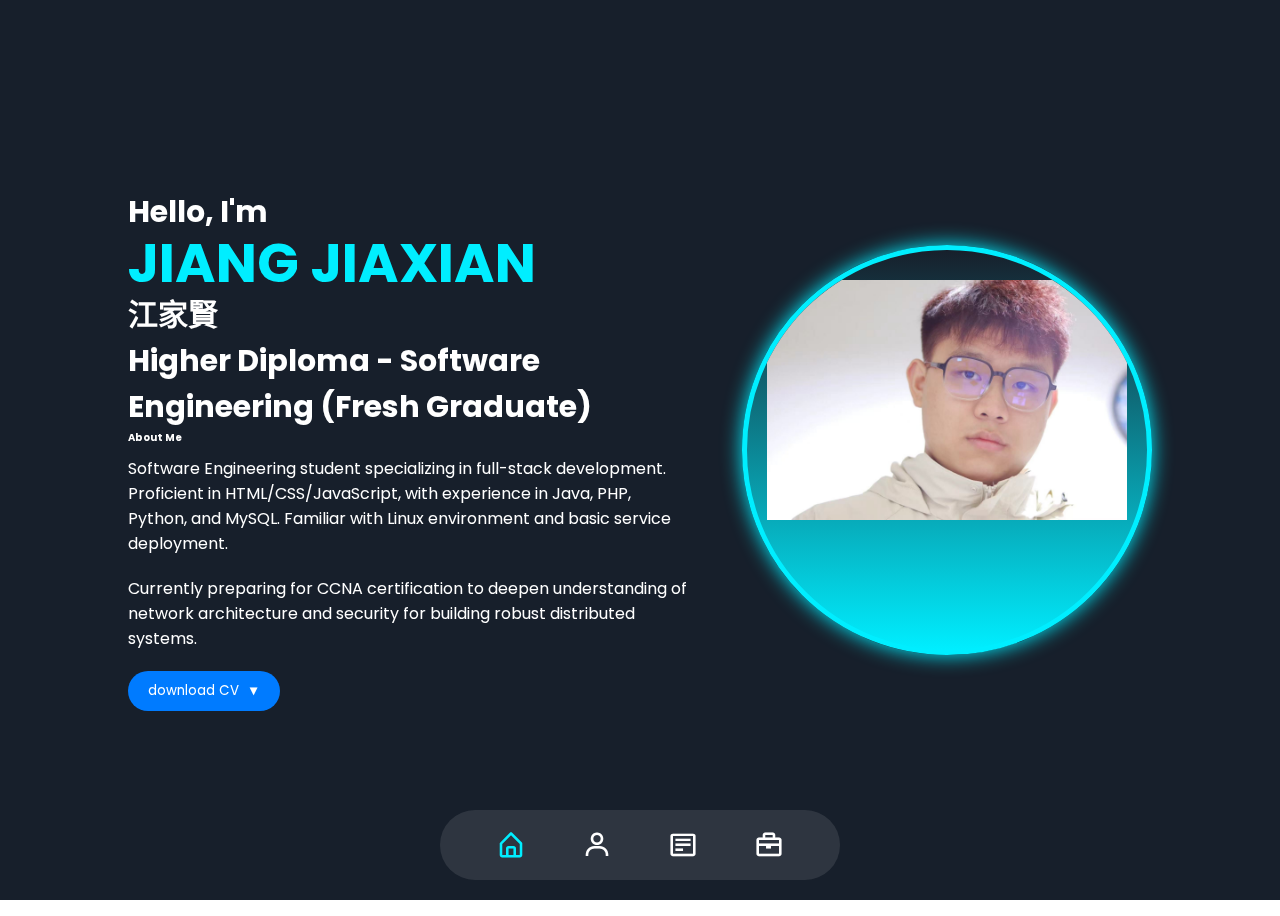
<file: index.html>
<!-- 能力證明需要修改 -->



<!DOCTYPE html>
<html lang="zh-TW">

<head>
  <meta charset="UTF-8" />
  <meta http-equiv="X-UA-Compatible" content="IE=edge" />
  <meta name="viewport" content="width=device-width, initial-scale=1.0" />
  <title>Professional Self-Introduction (CV)</title>

  <!-- logo 圖案 -->
  <link rel="icon" href="images/logo.png" type="image/png" />

  <!-- Boxicons 圖標庫 -->
  <link href="https://unpkg.com/boxicons@2.1.4/css/boxicons.min.css" rel="stylesheet" />

  <!-- CSS 檔案 -->
  <link rel="stylesheet" href="style.css" />
</head>

<body>
  <!-- 導航欄 -->
  <nav class="nav">
    <ul class="nav-list">
      <li class="active">
        <i class="bx bx-home-alt"></i>
        <span class="tooltip">About me</span>
      </li>
      <li>
        <i class="bx bx-user"></i>
        <span class="tooltip">Career Planning</span>
      </li>
      <li>
        <i class="bx bx-detail"></i>
        <span class="tooltip">Resume</span>
      </li>
      <li>
        <i class="bx bx-briefcase"></i>
        <span class="tooltip">Portfolio</span>
      </li>
    </ul>
  </nav>

  <!-- 3D 立方體容器 -->
  <div class="container">
    <div class="box">
      <!-- 首頁區段 -->
      <section class="section home active">
        <div class="home-info">
          <h3>Hello, I'm</h3>
          <h1>JIANG JIAXIAN</h1>
          <h3>江家賢</h3>
          <h3>Higher Diploma - Software Engineering (Fresh Graduate)</h3>

          <div class="home-about-section">
            <h4 class="home-about-title">About Me</h4>

            <p class="desc">
              Software Engineering student specializing in full-stack development.
              Proficient in HTML/CSS/JavaScript, with experience in Java, PHP, Python, and MySQL.
              Familiar with Linux environment and basic service deployment.
            </p>

            <p class="desc highlight">
              Currently preparing for CCNA certification to deepen understanding of
              network architecture and security for building robust distributed systems.
            </p>
          </div>

          <div class="btn-sci">
            <div class="resume-dropdown">
              <button class="resume-main-btn">
                download CV
                <span class="arrow">▼</span>
              </button>
              <div class="resume-options">
                <a href="CV/Chinese CV.pdf" download>Chinese Resume</a>
                <a href="CV/English CV.pdf" download>English Resume</a>
              </div>
            </div>
          </div>
        </div>

        <div class="img-wrapper">
          <div class="img-box home-img">
            <img src="images/imgs.jpg" alt="個人頭像" />
          </div>
        </div>
      </section>

      <!-- 職業規劃區段 -->
      <section class="section about">
        <div class="career-container">
          <h2 class="career-title">Career Planning</h2>

          <div class="career-tab-box">
            <div class="career-tab-list active" data-path="dev">
              <h3>Program development</h3>
            </div>
            <div class="career-tab-list" data-path="network">
              <h3>Network Engineering</h3>
            </div>
          </div>

          <div class="career-timeline-wrapper">
            <!-- 程式開發時間線 -->
            <div class="timeline-vertical active" id="dev-timeline">
              <div class="timeline-row">
                <div class="timeline-left">
                  <span class="timeline-year">2026 - 2026</span>
                </div>
                <div class="timeline-right">
                  <h4>Junior Full-stack Developer</h4>
                  <ul>
                    <li>Deep learning in modern front-end frameworks (React, Vue)</li>
                    <li>Establish a personal tech blog to share learning experiences</li>
                    <li>Continuously improve programming skills (Java, Python, SQL)</li>
                    <li>Seek relevant job opportunities</li>
                  </ul>
                </div>
              </div>

              <div class="timeline-row">
                <div class="timeline-left">
                  <span class="timeline-year">2027 - 2029</span>
                </div>
                <div class="timeline-right">
                  <h4>Mid-level Developer</h4>
                  <ul>
                    <li>Independently develop complete front-end and back-end projects</li>
                    <li>Collaborate with the team on project management and code reviews</li>
                    <li>Deepen understanding and application of programming languages</li>
                  </ul>
                </div>
              </div>

              <div class="timeline-row">
                <div class="timeline-left">
                  <span class="timeline-year">2030+</span>
                </div>
                <div class="timeline-right">
                  <h4>Continuing Education or Becoming a Senior Technical Member</h4>
                  <ul>
                    <li>Lead a small development team</li>
                    <li>Focus on technical decision-making and architecture planning</li>
                    <li>Mentor newcomers and share technical knowledge</li>
                  </ul>
                </div>
              </div>
            </div>

            <!-- 網路工程時間線 -->
            <div class="timeline-vertical" id="network-timeline">
              <div class="timeline-row">
                <div class="timeline-left">
                  <span class="timeline-year">2026</span>
                </div>
                <div class="timeline-right">
                  <h4>CCNA Certification Preparation</h4>
                  <ul>
                    <li>Self-study network fundamentals (Routing/Switching)</li>
                    <li>Obtain CCNA certification</li>
                    <li>Understand basic network security concepts</li>
                  </ul>
                </div>
              </div>

              <div class="timeline-row">
                <div class="timeline-left">
                  <span class="timeline-year">2027-2029</span>
                </div>
                <div class="timeline-right">
                  <h4>Junior Network Engineer</h4>
                  <ul>
                    <li>Network equipment configuration and maintenance</li>
                    <li>Accumulate practical experience</li>

                  </ul>
                </div>
              </div>

              <div class="timeline-row">
                <div class="timeline-left">
                  <span class="timeline-year">2030+</span>
                </div>
                <div class="timeline-right">
                  <h4>Career Choices</h4>
                  <ul>
                    <li>Option A: Senior Network Engineer (CCNP/CCIE)</li>
                    <li>Option B: Transition to Cybersecurity</li>
                    <li>Obtain relevant certifications (CCNP Security/CISSP)</li>
                  </ul>
                </div>
              </div>
            </div>
          </div>
        </div>
      </section>

      <!-- Resume Section -->
      <section class="section resume">
        <div class="tab-box">
          <div class="tab-list resume-list">
            <h3>Work Experience</h3>
          </div>
          <div class="tab-list resume-list active">
            <h3>Skills</h3>
          </div>
          <div class="tab-list resume-list">
            <h3>Education</h3>
          </div>
        </div>

        <div class="tab-wrapper">
          <!-- Experience - Timeline Version   -->
          <div class="tab-grid resume-box experience">
            <!-- 2025 - Now -->
            <div class="timeline-card">
              <div class="timeline-marker">
                <div class="timeline-dot"></div>
                <div class="timeline-line"></div>
              </div>

              <div class="timeline-content">
                <div class="timeline-year">2025 - Now</div>
                <h4 class="timeline-position">Warehouse Clerk （Part-time）</h4>

                <div class="company-badge">
                  <div class="company-logo-wrapper">
                    <img src="images/hactl - logo.png" alt="Hactl" class="company-logo">
                  </div>
                  <span class="company-name">Hong Kong Air Cargo Terminals</span>
                </div>

                <p class="timeline-description">
                  Proficient in operating the Hong Kong Air Cargo Terminals Limited (Hactl) system,
                  daily tasks include entering large volumes of cargo information, updating status,
                  and performing accurate database queries, facilitating departmental collaboration
                  and overall operational efficiency.
                </p>
              </div>
            </div>

            <!-- 2021 - 2024 -->
            <div class="timeline-card">
              <div class="timeline-marker">
                <div class="timeline-dot"></div>
                <div class="timeline-line"></div>
              </div>

              <div class="timeline-content">
                <div class="timeline-year">2021 - 2024</div>
                <h4 class="timeline-position">Interior Decorator</h4>

                <div class="company-badge">
                  <div class="company-logo-wrapper no-logo">
                    <span class="company-initial">IE</span>
                  </div>
                  <span class="company-name">Innovation Engineering Limited</span>
                </div>

                <p class="timeline-description">
                  Responsible for measuring, installing, and customizing various types of furniture.
                  As a core member, participated in multiple interior design and commercial engineering
                  projects, collaborating efficiently with project team members to solve on-site
                  technical problems and ensure all projects were delivered on time and to standards.
                </p>
              </div>
            </div>

            <!-- 2019 - 2021 -->
            <div class="timeline-card">
              <div class="timeline-marker">
                <div class="timeline-dot"></div>
              </div>

              <div class="timeline-content">
                <div class="timeline-year">2019 - 2021</div>
                <h4 class="timeline-position">Warehouse Clerk</h4>

                <div class="company-badge">
                  <div class="company-logo-wrapper">
                    <img src="images/A&S.jfif" alt="A&S Logistics" class="company-logo">
                  </div>
                  <span class="company-name">A&S(HK) Logistics Limited</span>
                </div>

                <p class="timeline-description">
                  Independently responsible for the company's cargo classification and freight operations,
                  while assisting colleagues with goods sorting. Supported supervisors in executing
                  hazardous materials transportation procedures. Proficient in operating the Cathay
                  Pacific Cargo system to complete cargo information entry, database queries, and
                  customer delivery tasks.
                </p>
              </div>
            </div>
          </div>






          <!-- 技能 -->
          <div class="tab-grid resume-box skills active">
            <div class="tab-item resume-item">
              <i class="bx bxl-html5"></i>
              <div class="skill-content">
                <div class="skill-header">
                  <span class="skill-name">HTML5</span>
                  <span class="skill-percent">80%</span>
                </div>
                <div class="skill-progress">
                  <div class="skill-progress-bar" style="width: 80%"></div>
                </div>
              </div>
            </div>

            <div class="tab-item resume-item">
              <i class="bx bxl-css3"></i>
              <div class="skill-content">
                <div class="skill-header">
                  <span class="skill-name">CSS3</span>
                  <span class="skill-percent">70%</span>
                </div>
                <div class="skill-progress">
                  <div class="skill-progress-bar" style="width: 70%"></div>
                </div>
              </div>
            </div>

            <div class="tab-item resume-item">
              <i class="bx bxl-javascript"></i>
              <div class="skill-content">
                <div class="skill-header">
                  <span class="skill-name">JavaScript</span>
                  <span class="skill-percent">55%</span>
                </div>
                <div class="skill-progress">
                  <div class="skill-progress-bar" style="width: 55%"></div>
                </div>
              </div>
            </div>

            <div class="tab-item resume-item">
              <i class="bx bxl-react"></i>
              <div class="skill-content">
                <div class="skill-header">
                  <span class="skill-name">React.js</span>
                  <span class="skill-percent">0%</span>
                </div>
                <div class="skill-progress">
                  <div class="skill-progress-bar" style="width: 0%"></div>
                </div>
              </div>
            </div>

            <div class="tab-item resume-item">
              <i class="bx bxl-vuejs"></i>
              <div class="skill-content">
                <div class="skill-header">
                  <span class="skill-name">Vue.js</span>
                  <span class="skill-percent">30%</span>
                </div>
                <div class="skill-progress">
                  <div class="skill-progress-bar" style="width: 30%"></div>
                </div>
              </div>
            </div>

            <div class="tab-item resume-item">
              <i class="bx bxl-nodejs"></i>
              <div class="skill-content">
                <div class="skill-header">
                  <span class="skill-name">Node.js</span>
                  <span class="skill-percent">25%</span>
                </div>
                <div class="skill-progress">
                  <div class="skill-progress-bar" style="width: 25%"></div>
                </div>
              </div>
            </div>

            <div class="tab-item resume-item">
              <i class="bx bxl-java"></i>
              <div class="skill-content">
                <div class="skill-header">
                  <span class="skill-name">Java</span>
                  <span class="skill-percent">60%</span>
                </div>
                <div class="skill-progress">
                  <div class="skill-progress-bar" style="width: 60%"></div>
                </div>
              </div>
            </div>

            <div class="tab-item resume-item">
              <i class="bx bxl-php"></i>
              <div class="skill-content">
                <div class="skill-header">
                  <span class="skill-name">PHP</span>
                  <span class="skill-percent">40%</span>
                </div>
                <div class="skill-progress">
                  <div class="skill-progress-bar" style="width: 40%"></div>
                </div>
              </div>
            </div>

            <div class="tab-item resume-item">
              <i class="bx bxl-python"></i>
              <div class="skill-content">
                <div class="skill-header">
                  <span class="skill-name">Python</span>
                  <span class="skill-percent">50%</span>
                </div>
                <div class="skill-progress">
                  <div class="skill-progress-bar" style="width: 50%"></div>
                </div>
              </div>
            </div>

            <div class="tab-item resume-item">
              <i class="bx bxl-tux"></i>
              <div class="skill-content">
                <div class="skill-header">
                  <span class="skill-name">Linux</span>
                  <span class="skill-percent">60%</span>
                </div>
                <div class="skill-progress">
                  <div class="skill-progress-bar" style="width: 60%"></div>
                </div>
              </div>
            </div>

            <div class="tab-item resume-item">
              <i class="bx bx-data"></i>
              <div class="skill-content">
                <div class="skill-header">
                  <span class="skill-name">SQL / MySQL</span>
                  <span class="skill-percent">70%</span>
                </div>
                <div class="skill-progress">
                  <div class="skill-progress-bar" style="width: 70%"></div>
                </div>
              </div>
            </div>
          </div>







          <!-- 教育 -->
          <div class="tab-grid resume-box education">
            <!-- 2024 - 2026 -->
            <div class="timeline-card">
              <div class="timeline-marker">
                <div class="timeline-dot"></div>
                <div class="timeline-line"></div>
              </div>

              <div class="timeline-content">
                <div class="timeline-year">2024 - 2026</div>
                <h4 class="timeline-position">Software Engineering (Higher Diploma)</h4>

                <div class="company-badge">
                  <div class="company-logo-wrapper">
                    <img src="images/HKIIT_Video.jpg" alt="VTC" class="company-logo">
                  </div>
                  <span class="company-name">Vocational Training Council (VTC)</span>
                </div>

                <p class="timeline-description">
                  Develop a solid foundation in programming, database design, and network administration.
                  Gain experience in the software development lifecycle, mobile application development,
                  and web technologies. Develop teamwork and problem-solving skills through group projects
                  and real-world case studies.
                </p>
              </div>
            </div>

            <!-- 2022 - 2023 -->
            <div class="timeline-card">
              <div class="timeline-marker">
                <div class="timeline-dot"></div>
              </div>

              <div class="timeline-content">
                <div class="timeline-year">2022 - 2023</div>
                <h4 class="timeline-position">Microfilm Production (YiJin Diploma)</h4>

                <div class="company-badge">
                  <div class="company-logo-wrapper">
                    <img src="images/life.png" alt="Lingnan Institute" class="company-logo">
                  </div>
                  <span class="company-name">Lingnan Institute of Further Education</span>
                </div>

                <p class="timeline-description">
                  Gain solid foundational skills in digital media production and creative design.
                  Proficient in utilizing industry-standard tools for graphic design, website prototyping,
                  and video editing. Enhance creative ideation and project presentation skills through
                  individual assignments and collaborative projects.
                </p>
              </div>
            </div>
          </div>
        </div>
      </section>













      <!-- 作品集區段 -->
      <section class="section portfolio">
        <h2 class="title">Portfolio</h2>
        <div class="tab-box">
          <div class="tab-list portfolio-list active">
            <h3>My Works</h3>
          </div>
          <div class="tab-list portfolio-list">
            <h3>Certificates</h3>
          </div>
        </div>

        <div class="tab-wrapper">
          <!-- Work - Grid Format -->
          <div class="tab-grid portfolio-box work active">
            <!-- Work 1 -->
            <div class="tab-item portfolio-item">
              <div class="work-img">
                <img src="images/CV.jpg" alt="CV" />
              </div>
              <div class="work-info">
                <h4>Front-end project (CV web design)</h4>
                <p>This is a personal CV webpage created using HTML, CSS, and JavaScript.</p>
                <div class="tech-used">
                  <p>HTML5, CSS3, JavaScript</p>
                </div>
                <div class="portfolio-icon work-icon">
                  <a href="#">
                    <i class="bx bx-arrow-back"></i>
                    <span class="tooltip">Preview</span>
                  </a>
                  <a href="#">
                    <i class="bx bxl-github"></i>
                    <span class="tooltip">Github Repository</span>
                  </a>
                </div>
              </div>
            </div>

            <!-- Work 2 -->
            <div class="tab-item portfolio-item">
              <div class="work-img">
                <img src="images/work2.jpg" alt="Work 2" />
              </div>
              <div class="work-info">
                <h4>Front-end Project</h4>
                <p>This is a sample description, usually a brief introduction of the project goes here.</p>
                <div class="tech-used">
                  <p>HTML5, CSS3, JavaScript</p>
                </div>
                <div class="portfolio-icon work-icon">
                  <a href="#">
                    <i class="bx bx-arrow-back"></i>
                    <span class="tooltip">Preview</span>
                  </a>
                  <a href="#">
                    <i class="bx bxl-github"></i>
                    <span class="tooltip">Github Repository</span>
                  </a>
                </div>
              </div>
            </div>

            <!-- Work 3 -->
            <div class="tab-item portfolio-item">
              <div class="work-img">
                <img src="images/CV.jpg" alt="Work 3" />
              </div>
              <div class="work-info">
                <h4>Front-end Project</h4>
                <p>This is a sample description, usually a brief introduction of the project goes here.</p>
                <div class="tech-used">
                  <p>HTML5, CSS3, JavaScript</p>
                </div>
                <div class="portfolio-icon work-icon">
                  <a href="#">
                    <i class="bx bx-arrow-back"></i>
                    <span class="tooltip">Preview</span>
                  </a>
                  <a href="#">
                    <i class="bx bxl-github"></i>
                    <span class="tooltip">Github Repository</span>
                  </a>
                </div>
              </div>
            </div>
          </div>

          <!-- Certificates -->
          <div class="tab-grid portfolio-box certificate">
            <!-- Certificates content remains unchanged -->
            <div class="tab-item certificate-item">
              <div class="certificate-icon">
                <i class="bx bx-certification"></i>
              </div>
              <div class="certificate-content">
                <h4>CCNA (Cisco Certified Network Associate)</h4>
                <p class="certificate-issuer">Cisco Systems</p>
                <p class="certificate-date">Expected 2025</p>
                <p class="certificate-desc">Possess basic networking knowledge, including routing and switching, network
                  security, automation, and other professional skills.</p>
              </div>
            </div>

            <div class="tab-item certificate-item">
              <div class="certificate-icon">
                <i class="bx bx-chip"></i>
              </div>
              <div class="certificate-content">
                <h4>Programming Language Proficiency</h4>
                <p class="certificate-issuer">Professional Skills Certification</p>
                <div class="certificate-skills">
                  <span class="skill-tag">Java (OCA Preparation)</span>
                  <span class="skill-tag">Python (PCEP Preparation)</span>
                  <span class="skill-tag">SQL Database Design</span>
                </div>
              </div>
            </div>

            <div class="tab-item certificate-item">
              <div class="certificate-icon">
                <i class="bx bx-trophy"></i>
              </div>
              <div class="certificate-content">
                <h4>Academic Achievements</h4>
                <p class="certificate-issuer">Vocational Training Council (VTC)</p>
                <p class="certificate-date">2024 - 2026</p>
                <p class="certificate-desc">Advanced Diploma in Software Engineering - Achieved excellent academic
                  performance, focusing on full-stack development and system design.</p>
              </div>
            </div>
          </div>
        </div>
      </section>
    </div>
  </div>

  <!-- Fullscreen Photo View Modal -->
  <div id="fullscreen-modal" class="modal" onclick="closeFullscreen()">
    <span class="close-btn">&times;</span>
    <img class="modal-content" id="fullscreen-img">
  </div>

  <script src="script.js"></script>
</body>

</html>
</file>
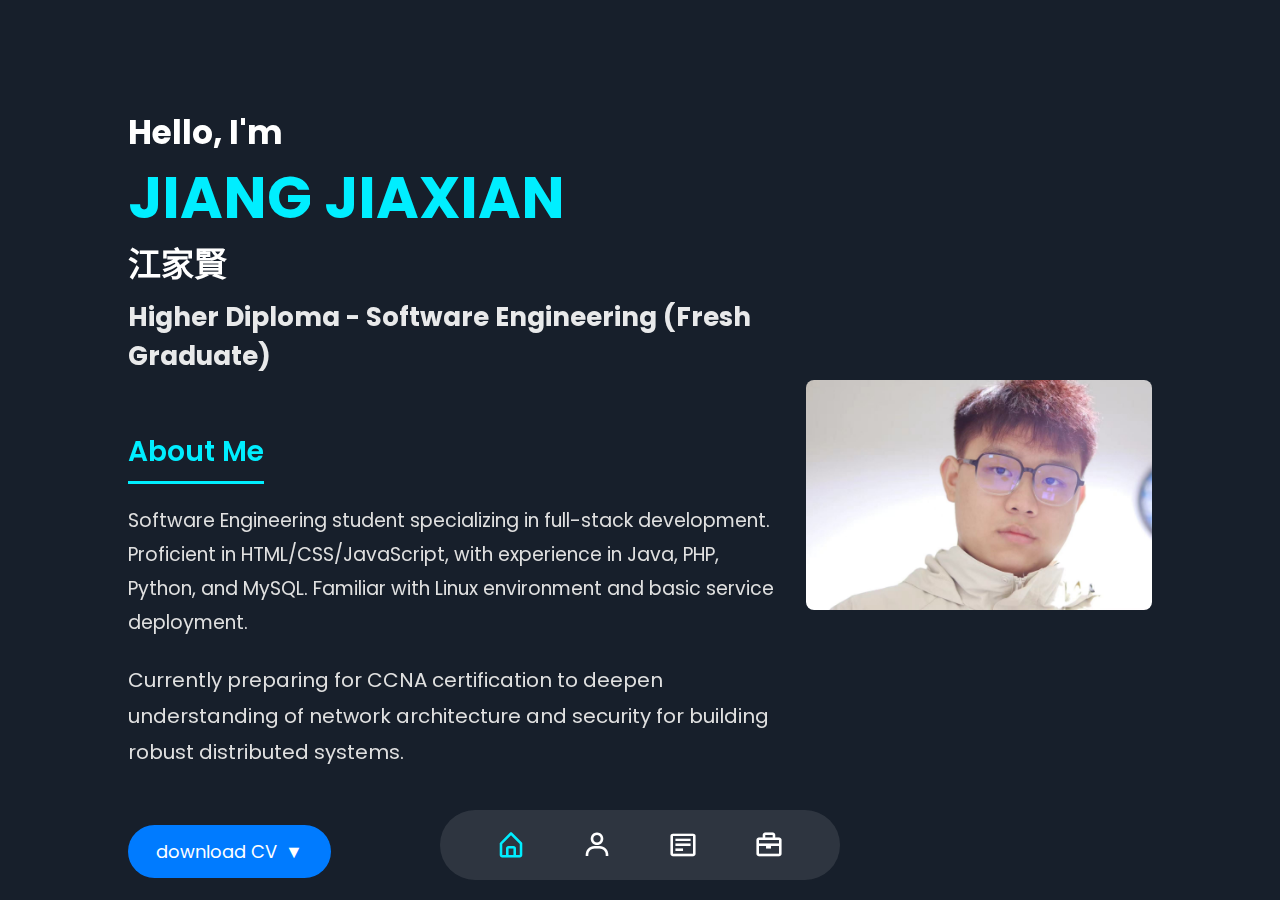
<file: 簡歷/index.html>
<!-- 能力證明需要修改 -->



<!DOCTYPE html>
<html lang="zh-TW">

<head>
  <meta charset="UTF-8" />
  <meta http-equiv="X-UA-Compatible" content="IE=edge" />
  <meta name="viewport" content="width=device-width, initial-scale=1.0" />
  <title>Professional Self-Introduction (CV)</title>

  <!-- logo 圖案 -->
  <link rel="icon" href="images/logo.png" type="image/png" />

  <!-- Boxicons 圖標庫 -->
  <link href="https://unpkg.com/boxicons@2.1.4/css/boxicons.min.css" rel="stylesheet" />

  <!-- CSS 檔案 -->
  <link rel="stylesheet" href="style.css" />
</head>

<body>
  <!-- 導航欄 -->
  <nav class="nav">
    <ul class="nav-list">
      <li class="active">
        <i class="bx bx-home-alt"></i>
        <span class="tooltip">About me</span>
      </li>
      <li>
        <i class="bx bx-user"></i>
        <span class="tooltip">Career Planning</span>
      </li>
      <li>
        <i class="bx bx-detail"></i>
        <span class="tooltip">Resume</span>
      </li>
      <li>
        <i class="bx bx-briefcase"></i>
        <span class="tooltip">Portfolio</span>
      </li>
    </ul>
  </nav>

  <!-- 3D 立方體容器 -->
  <div class="container">
    <div class="box">
      <!-- 首頁區段 -->
      <section class="section home active">
        <div class="home-info">
          <h3>Hello, I'm</h3>
          <h1>JIANG JIAXIAN</h1>
          <h3>江家賢</h3>
          <h3>Higher Diploma - Software Engineering (Fresh Graduate)</h3>

          <div class="home-about-section">
            <h4 class="home-about-title">About Me</h4>

            <p class="desc">
              Software Engineering student specializing in full-stack development.
              Proficient in HTML/CSS/JavaScript, with experience in Java, PHP, Python, and MySQL.
              Familiar with Linux environment and basic service deployment.
            </p>

            <p class="desc highlight">
              Currently preparing for CCNA certification to deepen understanding of
              network architecture and security for building robust distributed systems.
            </p>
          </div>

          <div class="btn-sci">
            <div class="resume-dropdown">
              <button class="resume-main-btn">
                download CV
                <span class="arrow">▼</span>
              </button>
              <div class="resume-options">
                <a href="CV/Chinese CV.pdf" download>Chinese Resume</a>
                <a href="CV/English CV.pdf" download>English Resume</a>
              </div>
            </div>
          </div>
        </div>

        <div class="img-wrapper">
          <div class="img-box home-img">
            <img src="images/imgs.jpg" alt="個人頭像" />
          </div>
        </div>
      </section>

      <!-- 職業規劃區段 -->
      <section class="section about">
        <div class="career-container">
          <h2 class="career-title">Career Planning</h2>

          <div class="career-tab-box">
            <div class="career-tab-list active" data-path="dev">
              <h3>Program development</h3>
            </div>
            <div class="career-tab-list" data-path="network">
              <h3>Network Engineering</h3>
            </div>
          </div>

          <div class="career-timeline-wrapper">
            <!-- 程式開發時間線 -->
            <div class="timeline-vertical active" id="dev-timeline">
              <div class="timeline-row">
                <div class="timeline-left">
                  <span class="timeline-year">2026 - 2026</span>
                </div>
                <div class="timeline-right">
                  <h4>Junior Full-stack Developer</h4>
                  <ul>
                    <li>Deep learning in modern front-end frameworks (React, Vue)</li>
                    <li>Establish a personal tech blog to share learning experiences</li>
                    <li>Continuously improve programming skills (Java, Python, SQL)</li>
                    <li>Seek relevant job opportunities</li>
                  </ul>
                </div>
              </div>

              <div class="timeline-row">
                <div class="timeline-left">
                  <span class="timeline-year">2027 - 2029</span>
                </div>
                <div class="timeline-right">
                  <h4>Mid-level Developer</h4>
                  <ul>
                    <li>Independently develop complete front-end and back-end projects</li>
                    <li>Collaborate with the team on project management and code reviews</li>
                    <li>Deepen understanding and application of programming languages</li>
                  </ul>
                </div>
              </div>

              <div class="timeline-row">
                <div class="timeline-left">
                  <span class="timeline-year">2030+</span>
                </div>
                <div class="timeline-right">
                  <h4>Continuing Education or Becoming a Senior Technical Member</h4>
                  <ul>
                    <li>Lead a small development team</li>
                    <li>Focus on technical decision-making and architecture planning</li>
                    <li>Mentor newcomers and share technical knowledge</li>
                  </ul>
                </div>
              </div>
            </div>

            <!-- 網路工程時間線 -->
            <div class="timeline-vertical" id="network-timeline">
              <div class="timeline-row">
                <div class="timeline-left">
                  <span class="timeline-year">2026</span>
                </div>
                <div class="timeline-right">
                  <h4>CCNA Certification Preparation</h4>
                  <ul>
                    <li>Self-study network fundamentals (Routing/Switching)</li>
                    <li>Obtain CCNA certification</li>
                    <li>Understand basic network security concepts</li>
                  </ul>
                </div>
              </div>

              <div class="timeline-row">
                <div class="timeline-left">
                  <span class="timeline-year">2027-2029</span>
                </div>
                <div class="timeline-right">
                  <h4>Junior Network Engineer</h4>
                  <ul>
                    <li>Network equipment configuration and maintenance</li>
                    <li>Accumulate practical experience</li>

                  </ul>
                </div>
              </div>

              <div class="timeline-row">
                <div class="timeline-left">
                  <span class="timeline-year">2030+</span>
                </div>
                <div class="timeline-right">
                  <h4>Career Choices</h4>
                  <ul>
                    <li>Option A: Senior Network Engineer (CCNP/CCIE)</li>
                    <li>Option B: Transition to Cybersecurity</li>
                    <li>Obtain relevant certifications (CCNP Security/CISSP)</li>
                  </ul>
                </div>
              </div>
            </div>
          </div>
        </div>
      </section>

      <!-- Resume Section -->
      <section class="section resume">
        <div class="tab-box">
          <div class="tab-list resume-list">
            <h3>Work Experience</h3>
          </div>
          <div class="tab-list resume-list active">
            <h3>Skills</h3>
          </div>
          <div class="tab-list resume-list">
            <h3>Education</h3>
          </div>
        </div>

        <div class="tab-wrapper">
          <!-- Experience - Timeline Version   -->
          <div class="tab-grid resume-box experience">
            <!-- 2025 - Now -->
            <div class="timeline-card">
              <div class="timeline-marker">
                <div class="timeline-dot"></div>
                <div class="timeline-line"></div>
              </div>

              <div class="timeline-content">
                <div class="timeline-year">2025 - Now</div>
                <h4 class="timeline-position">Warehouse Clerk （Part-time）</h4>

                <div class="company-badge">
                  <div class="company-logo-wrapper">
                    <img src="images/hactl - logo.png" alt="Hactl" class="company-logo">
                  </div>
                  <span class="company-name">Hong Kong Air Cargo Terminals</span>
                </div>

                <p class="timeline-description">
                  Proficient in operating the Hong Kong Air Cargo Terminals Limited (Hactl) system,
                  daily tasks include entering large volumes of cargo information, updating status,
                  and performing accurate database queries, facilitating departmental collaboration
                  and overall operational efficiency.
                </p>
              </div>
            </div>

            <!-- 2021 - 2024 -->
            <div class="timeline-card">
              <div class="timeline-marker">
                <div class="timeline-dot"></div>
                <div class="timeline-line"></div>
              </div>

              <div class="timeline-content">
                <div class="timeline-year">2021 - 2024</div>
                <h4 class="timeline-position">Interior Decorator</h4>

                <div class="company-badge">
                  <div class="company-logo-wrapper no-logo">
                    <span class="company-initial">IE</span>
                  </div>
                  <span class="company-name">Innovation Engineering Limited</span>
                </div>

                <p class="timeline-description">
                  Responsible for measuring, installing, and customizing various types of furniture.
                  As a core member, participated in multiple interior design and commercial engineering
                  projects, collaborating efficiently with project team members to solve on-site
                  technical problems and ensure all projects were delivered on time and to standards.
                </p>
              </div>
            </div>

            <!-- 2019 - 2021 -->
            <div class="timeline-card">
              <div class="timeline-marker">
                <div class="timeline-dot"></div>
              </div>

              <div class="timeline-content">
                <div class="timeline-year">2019 - 2021</div>
                <h4 class="timeline-position">Warehouse Clerk</h4>

                <div class="company-badge">
                  <div class="company-logo-wrapper">
                    <img src="images/A&S.jfif" alt="A&S Logistics" class="company-logo">
                  </div>
                  <span class="company-name">A&S(HK) Logistics Limited</span>
                </div>

                <p class="timeline-description">
                  Independently responsible for the company's cargo classification and freight operations,
                  while assisting colleagues with goods sorting. Supported supervisors in executing
                  hazardous materials transportation procedures. Proficient in operating the Cathay
                  Pacific Cargo system to complete cargo information entry, database queries, and
                  customer delivery tasks.
                </p>
              </div>
            </div>
          </div>






          <!-- 技能 -->
          <div class="tab-grid resume-box skills active">
            <div class="tab-item resume-item">
              <i class="bx bxl-html5"></i>
              <div class="skill-content">
                <div class="skill-header">
                  <span class="skill-name">HTML5</span>
                  <span class="skill-percent">80%</span>
                </div>
                <div class="skill-progress">
                  <div class="skill-progress-bar" style="width: 80%"></div>
                </div>
              </div>
            </div>

            <div class="tab-item resume-item">
              <i class="bx bxl-css3"></i>
              <div class="skill-content">
                <div class="skill-header">
                  <span class="skill-name">CSS3</span>
                  <span class="skill-percent">70%</span>
                </div>
                <div class="skill-progress">
                  <div class="skill-progress-bar" style="width: 70%"></div>
                </div>
              </div>
            </div>

            <div class="tab-item resume-item">
              <i class="bx bxl-javascript"></i>
              <div class="skill-content">
                <div class="skill-header">
                  <span class="skill-name">JavaScript</span>
                  <span class="skill-percent">55%</span>
                </div>
                <div class="skill-progress">
                  <div class="skill-progress-bar" style="width: 55%"></div>
                </div>
              </div>
            </div>

            <div class="tab-item resume-item">
              <i class="bx bxl-react"></i>
              <div class="skill-content">
                <div class="skill-header">
                  <span class="skill-name">React.js</span>
                  <span class="skill-percent">0%</span>
                </div>
                <div class="skill-progress">
                  <div class="skill-progress-bar" style="width: 0%"></div>
                </div>
              </div>
            </div>

            <div class="tab-item resume-item">
              <i class="bx bxl-vuejs"></i>
              <div class="skill-content">
                <div class="skill-header">
                  <span class="skill-name">Vue.js</span>
                  <span class="skill-percent">30%</span>
                </div>
                <div class="skill-progress">
                  <div class="skill-progress-bar" style="width: 30%"></div>
                </div>
              </div>
            </div>

            <div class="tab-item resume-item">
              <i class="bx bxl-nodejs"></i>
              <div class="skill-content">
                <div class="skill-header">
                  <span class="skill-name">Node.js</span>
                  <span class="skill-percent">25%</span>
                </div>
                <div class="skill-progress">
                  <div class="skill-progress-bar" style="width: 25%"></div>
                </div>
              </div>
            </div>

            <div class="tab-item resume-item">
              <i class="bx bxl-java"></i>
              <div class="skill-content">
                <div class="skill-header">
                  <span class="skill-name">Java</span>
                  <span class="skill-percent">60%</span>
                </div>
                <div class="skill-progress">
                  <div class="skill-progress-bar" style="width: 60%"></div>
                </div>
              </div>
            </div>

            <div class="tab-item resume-item">
              <i class="bx bxl-php"></i>
              <div class="skill-content">
                <div class="skill-header">
                  <span class="skill-name">PHP</span>
                  <span class="skill-percent">40%</span>
                </div>
                <div class="skill-progress">
                  <div class="skill-progress-bar" style="width: 40%"></div>
                </div>
              </div>
            </div>

            <div class="tab-item resume-item">
              <i class="bx bxl-python"></i>
              <div class="skill-content">
                <div class="skill-header">
                  <span class="skill-name">Python</span>
                  <span class="skill-percent">50%</span>
                </div>
                <div class="skill-progress">
                  <div class="skill-progress-bar" style="width: 50%"></div>
                </div>
              </div>
            </div>

            <div class="tab-item resume-item">
              <i class="bx bxl-tux"></i>
              <div class="skill-content">
                <div class="skill-header">
                  <span class="skill-name">Linux</span>
                  <span class="skill-percent">60%</span>
                </div>
                <div class="skill-progress">
                  <div class="skill-progress-bar" style="width: 60%"></div>
                </div>
              </div>
            </div>

            <div class="tab-item resume-item">
              <i class="bx bx-data"></i>
              <div class="skill-content">
                <div class="skill-header">
                  <span class="skill-name">SQL / MySQL</span>
                  <span class="skill-percent">70%</span>
                </div>
                <div class="skill-progress">
                  <div class="skill-progress-bar" style="width: 70%"></div>
                </div>
              </div>
            </div>
          </div>







          <!-- 教育 -->
          <div class="tab-grid resume-box education">
            <!-- 2024 - 2026 -->
            <div class="timeline-card">
              <div class="timeline-marker">
                <div class="timeline-dot"></div>
                <div class="timeline-line"></div>
              </div>

              <div class="timeline-content">
                <div class="timeline-year">2024 - 2026</div>
                <h4 class="timeline-position">Software Engineering (Higher Diploma)</h4>

                <div class="company-badge">
                  <div class="company-logo-wrapper">
                    <img src="images/HKIIT_Video.jpg" alt="VTC" class="company-logo">
                  </div>
                  <span class="company-name">Vocational Training Council (VTC)</span>
                </div>

                <p class="timeline-description">
                  Develop a solid foundation in programming, database design, and network administration.
                  Gain experience in the software development lifecycle, mobile application development,
                  and web technologies. Develop teamwork and problem-solving skills through group projects
                  and real-world case studies.
                </p>
              </div>
            </div>

            <!-- 2022 - 2023 -->
            <div class="timeline-card">
              <div class="timeline-marker">
                <div class="timeline-dot"></div>
              </div>

              <div class="timeline-content">
                <div class="timeline-year">2022 - 2023</div>
                <h4 class="timeline-position">Microfilm Production (YiJin Diploma)</h4>

                <div class="company-badge">
                  <div class="company-logo-wrapper">
                    <img src="images/life.png" alt="Lingnan Institute" class="company-logo">
                  </div>
                  <span class="company-name">Lingnan Institute of Further Education</span>
                </div>

                <p class="timeline-description">
                  Gain solid foundational skills in digital media production and creative design.
                  Proficient in utilizing industry-standard tools for graphic design, website prototyping,
                  and video editing. Enhance creative ideation and project presentation skills through
                  individual assignments and collaborative projects.
                </p>
              </div>
            </div>
          </div>
        </div>
      </section>













      <!-- 作品集區段 -->
      <section class="section portfolio">
        <h2 class="title">Portfolio</h2>
        <div class="tab-box">
          <div class="tab-list portfolio-list active">
            <h3>My Works</h3>
          </div>
          <div class="tab-list portfolio-list">
            <h3>Certificates</h3>
          </div>
        </div>

        <div class="tab-wrapper">
          <!-- Work - Grid Format -->
          <div class="tab-grid portfolio-box work active">
            <!-- Work 1 -->
            <div class="tab-item portfolio-item">
              <div class="work-img">
                <img src="images/CV.jpg" alt="CV" />
              </div>
              <div class="work-info">
                <h4>Front-end project (CV web design)</h4>
                <p>This is a personal CV webpage created using HTML, CSS, and JavaScript.</p>
                <div class="tech-used">
                  <p>HTML5, CSS3, JavaScript</p>
                </div>
                <div class="portfolio-icon work-icon">
                  <a href="#">
                    <i class="bx bx-arrow-back"></i>
                    <span class="tooltip">Preview</span>
                  </a>
                  <a href="#">
                    <i class="bx bxl-github"></i>
                    <span class="tooltip">Github Repository</span>
                  </a>
                </div>
              </div>
            </div>

            <!-- Work 2 -->
            <div class="tab-item portfolio-item">
              <div class="work-img">
                <img src="images/work2.jpg" alt="Work 2" />
              </div>
              <div class="work-info">
                <h4>Front-end Project</h4>
                <p>This is a sample description, usually a brief introduction of the project goes here.</p>
                <div class="tech-used">
                  <p>HTML5, CSS3, JavaScript</p>
                </div>
                <div class="portfolio-icon work-icon">
                  <a href="#">
                    <i class="bx bx-arrow-back"></i>
                    <span class="tooltip">Preview</span>
                  </a>
                  <a href="#">
                    <i class="bx bxl-github"></i>
                    <span class="tooltip">Github Repository</span>
                  </a>
                </div>
              </div>
            </div>

            <!-- Work 3 -->
            <div class="tab-item portfolio-item">
              <div class="work-img">
                <img src="images/CV.jpg" alt="Work 3" />
              </div>
              <div class="work-info">
                <h4>Front-end Project</h4>
                <p>This is a sample description, usually a brief introduction of the project goes here.</p>
                <div class="tech-used">
                  <p>HTML5, CSS3, JavaScript</p>
                </div>
                <div class="portfolio-icon work-icon">
                  <a href="#">
                    <i class="bx bx-arrow-back"></i>
                    <span class="tooltip">Preview</span>
                  </a>
                  <a href="#">
                    <i class="bx bxl-github"></i>
                    <span class="tooltip">Github Repository</span>
                  </a>
                </div>
              </div>
            </div>
          </div>

          <!-- Certificates -->
          <div class="tab-grid portfolio-box certificate">
            <!-- Certificates content remains unchanged -->
            <div class="tab-item certificate-item">
              <div class="certificate-icon">
                <i class="bx bx-certification"></i>
              </div>
              <div class="certificate-content">
                <h4>CCNA (Cisco Certified Network Associate)</h4>
                <p class="certificate-issuer">Cisco Systems</p>
                <p class="certificate-date">Expected 2025</p>
                <p class="certificate-desc">Possess basic networking knowledge, including routing and switching, network
                  security, automation, and other professional skills.</p>
              </div>
            </div>

            <div class="tab-item certificate-item">
              <div class="certificate-icon">
                <i class="bx bx-chip"></i>
              </div>
              <div class="certificate-content">
                <h4>Programming Language Proficiency</h4>
                <p class="certificate-issuer">Professional Skills Certification</p>
                <div class="certificate-skills">
                  <span class="skill-tag">Java (OCA Preparation)</span>
                  <span class="skill-tag">Python (PCEP Preparation)</span>
                  <span class="skill-tag">SQL Database Design</span>
                </div>
              </div>
            </div>

            <div class="tab-item certificate-item">
              <div class="certificate-icon">
                <i class="bx bx-trophy"></i>
              </div>
              <div class="certificate-content">
                <h4>Academic Achievements</h4>
                <p class="certificate-issuer">Vocational Training Council (VTC)</p>
                <p class="certificate-date">2024 - 2026</p>
                <p class="certificate-desc">Advanced Diploma in Software Engineering - Achieved excellent academic
                  performance, focusing on full-stack development and system design.</p>
              </div>
            </div>
          </div>
        </div>
      </section>
    </div>
  </div>

  <!-- Fullscreen Photo View   Modal -->
  <div id="fullscreen-modal" class="modal" onclick="closeFullscreen()">
    <span class="close-btn">&times;</span>
    <img class="modal-content" id="fullscreen-img">
  </div>

  <script src="script.js"></script>
</body>

</html>
</file>
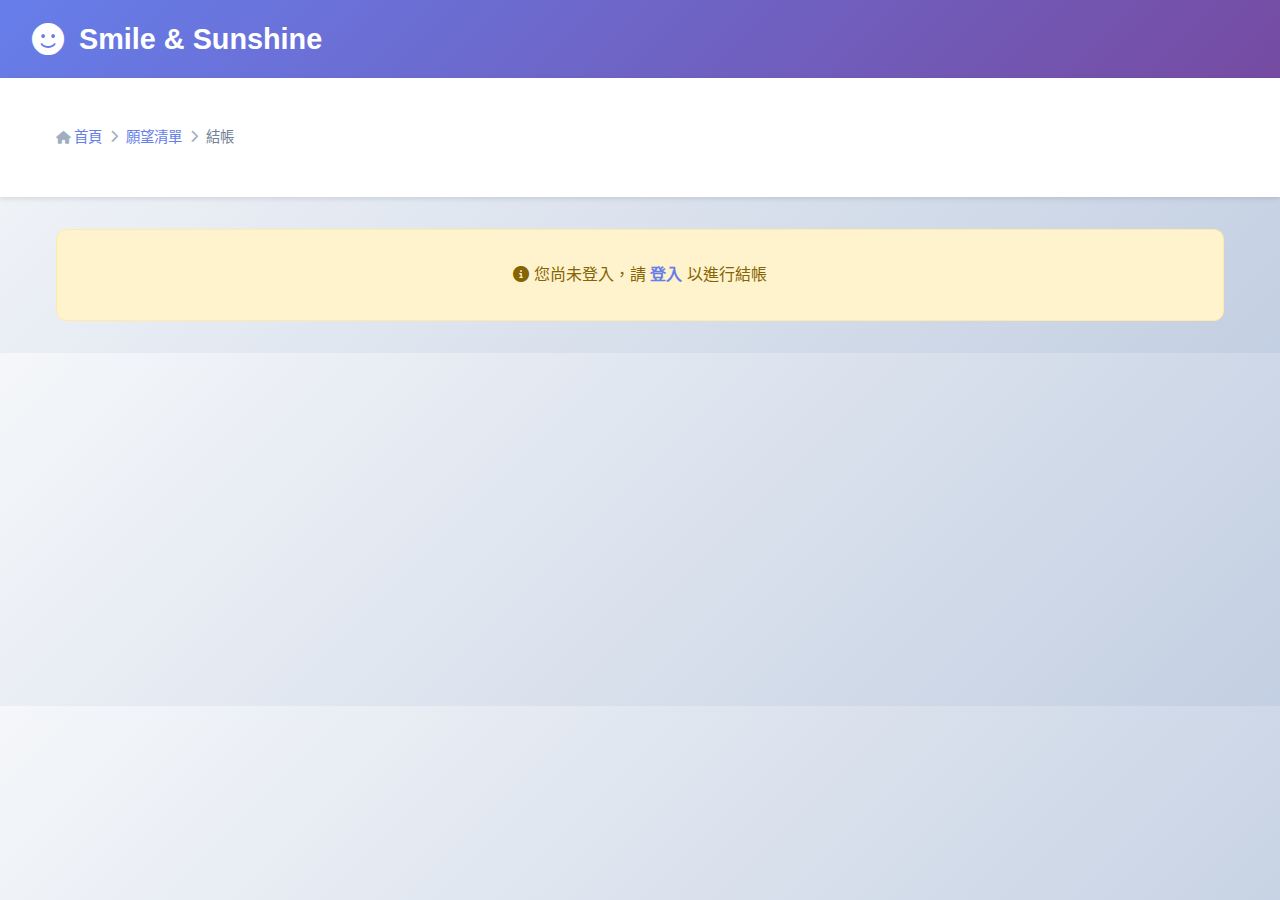
<file: 購物商城/checkout.html>
<!--客戶 結算頁面-->

<!DOCTYPE html>
<html lang="zh-TW">
  <head>
    <meta charset="UTF-8" />
    <meta name="viewport" content="width=device-width, initial-scale=1.0" />
    <title>結帳 - Smile & Sunshine Toys</title>
    <script src="https://code.jquery.com/jquery-3.6.0.min.js"></script>
    <link
      rel="stylesheet"
      href="https://cdnjs.cloudflare.com/ajax/libs/font-awesome/6.7.2/css/all.min.css"
    />
    <script src="JS/theme.js"></script>
    <link rel="stylesheet" href="CSS/checkout.css" />
    <script src="JS/checkout.js" defer></script>
  </head>
  <body class="client-mode">
    <!-- 頁頭 -->
    <header class="theme-header">
      <div class="header-content">
        <div class="logo">
          <i class="fas fa-smile"></i>
          <h1>Smile & Sunshine</h1>
        </div>
        <div class="nav-links" id="nav-links">
          <!-- 導航鏈接會通過 JS 動態生成 -->
        </div>
      </div>
    </header>

    <!-- 麵包屑導航 -->
    <div class="breadcrumb">
      <div class="container">
        <a href="index.html"><i class="fas fa-home"></i> 首頁</a>
        <i class="fas fa-chevron-right"></i>
        <a href="wishlist.html">願望清單</a>
        <i class="fas fa-chevron-right"></i>
        <span class="current">結帳</span>
      </div>
    </div>

    <!-- 主內容區 -->
    <div class="container">
      <!-- 登入提示 -->
      <div class="login-prompt" id="login-prompt" style="display: none">
        <i class="fas fa-info-circle"></i>
        您尚未登入，請 <a href="login.html">登入</a> 以進行結帳
      </div>

      <!-- 結帳內容 -->
      <div class="checkout-content" id="checkout-content" style="display: none">
        <div class="checkout-header">
          <h1><i class="fas fa-shopping-cart"></i> 結帳流程</h1>
          <div class="checkout-steps">
            <div class="step active" data-step="1">
              <div class="step-number">1</div>
              <div class="step-label">配送資訊</div>
            </div>
            <div class="step" data-step="2">
              <div class="step-number">2</div>
              <div class="step-label">付款方式</div>
            </div>
            <div class="step" data-step="3">
              <div class="step-number">3</div>
              <div class="step-label">確認訂單</div>
            </div>
          </div>
        </div>

        <div class="checkout-body">
          <!-- 左側：表單區域 -->
          <div class="checkout-form">
            <!-- 步驟1：配送資訊 -->
            <div class="form-step active" id="step-1">
              <div class="step-header">
                <h2><i class="fas fa-truck"></i> 配送資訊</h2>
                <p>請填寫您的收貨地址和聯繫方式</p>
              </div>

              <form id="shipping-form">
                <div class="form-section">
                  <h3>收貨人資訊</h3>
                  <div class="form-row">
                    <div class="form-group">
                      <label for="full-name"
                        >姓名 <span class="required">*</span></label
                      >
                      <input
                        type="text"
                        id="full-name"
                        name="full-name"
                        required
                      />
                    </div>
                  </div>

                  <div class="form-row">
                    <div class="form-group">
                      <label for="phone"
                        >電話 <span class="required">*</span></label
                      >
                      <input type="tel" id="phone" name="phone" required />
                    </div>
                    <div class="form-group">
                      <label for="email"
                        >電子郵件 <span class="required">*</span></label
                      >
                      <input type="email" id="email" name="email" required />
                    </div>
                  </div>
                </div>

                <div class="form-section">
                  <h3>配送地址</h3>
                  <div class="form-row">
                    <div class="form-group">
                      <label for="address"
                        >詳細地址 <span class="required">*</span></label
                      >
                      <input
                        type="text"
                        id="address"
                        name="address"
                        placeholder="請輸入完整地址"
                        required
                      />
                    </div>
                  </div>

                  <div class="form-row">
                    <div class="form-group">
                      <label for="city"
                        >城市 <span class="required">*</span></label
                      >
                      <input type="text" id="city" name="city" required />
                    </div>
                    <div class="form-group">
                      <label for="district"
                        >區域 <span class="required">*</span></label
                      >
                      <input
                        type="text"
                        id="district"
                        name="district"
                        required
                      />
                    </div>
                  </div>

                  <div class="form-row">
                    <div class="form-group">
                      <label for="postal-code"
                        >郵遞區號 <span class="required">*</span></label
                      >
                      <input
                        type="text"
                        id="postal-code"
                        name="postal-code"
                        required
                      />
                    </div>
                  </div>
                </div>

                <div class="form-section">
                  <h3>配送方式</h3>
                  <div class="shipping-options">
                    <label class="shipping-option">
                      <input
                        type="radio"
                        name="shipping-method"
                        value="standard"
                        checked
                      />
                      <div class="option-content">
                        <div class="option-header">
                          <span class="option-name">標準配送</span>
                          <span class="option-price">免費</span>
                        </div>
                        <span class="option-desc">3-5 個工作天送達</span>
                      </div>
                    </label>

                    <label class="shipping-option">
                      <input
                        type="radio"
                        name="shipping-method"
                        value="express"
                      />
                      <div class="option-content">
                        <div class="option-header">
                          <span class="option-name">快速配送</span>
                          <span class="option-price">$50</span>
                        </div>
                        <span class="option-desc">1-2 個工作天送達</span>
                      </div>
                    </label>
                  </div>
                </div>
              </form>

              <div class="step-actions">
                <button class="btn-next" onclick="nextStep(2)">
                  繼續到付款方式
                </button>
              </div>
            </div>

            <!-- 步驟2：付款方式 -->
            <div class="form-step" id="step-2">
              <div class="step-header">
                <h2><i class="fas fa-credit-card"></i> 付款方式</h2>
                <p>選擇您的付款方式（模擬功能）</p>
              </div>

              <form id="payment-form">
                <div class="form-section">
                  <h3>選擇付款方式</h3>
                  <div class="payment-options">
                    <label class="payment-option">
                      <input
                        type="radio"
                        name="payment-method"
                        value="credit-card"
                        checked
                      />
                      <div class="option-content">
                        <i class="fas fa-credit-card"></i>
                        <span>信用卡/金融卡</span>
                      </div>
                    </label>

                    <label class="payment-option">
                      <input
                        type="radio"
                        name="payment-method"
                        value="paypal"
                      />
                      <div class="option-content">
                        <i class="fab fa-paypal"></i>
                        <span>PayPal</span>
                      </div>
                    </label>

                    <label class="payment-option">
                      <input
                        type="radio"
                        name="payment-method"
                        value="bank-transfer"
                      />
                      <div class="option-content">
                        <i class="fas fa-university"></i>
                        <span>銀行轉帳</span>
                      </div>
                    </label>
                  </div>
                </div>

                <!-- 信用卡表單（模擬） -->
                <div class="payment-details" id="credit-card-details">
                  <div class="demo-notice">
                    <i class="fas fa-info-circle"></i>
                    <span>這是模擬付款界面，無需填寫真實資料</span>
                  </div>
                  <div class="form-row">
                    <div class="form-group">
                      <label for="card-number">卡號</label>
                      <input
                        type="text"
                        id="card-number"
                        name="card-number"
                        placeholder="1234 5678 9012 3456"
                        value="**** **** **** 1234"
                        readonly
                      />
                    </div>
                  </div>

                  <div class="form-row">
                    <div class="form-group">
                      <label for="card-holder">持卡人姓名</label>
                      <input
                        type="text"
                        id="card-holder"
                        name="card-holder"
                        value="測試用戶"
                        readonly
                      />
                    </div>
                  </div>

                  <div class="form-row">
                    <div class="form-group">
                      <label for="expiry-date">有效期</label>
                      <input
                        type="text"
                        id="expiry-date"
                        name="expiry-date"
                        value="12/25"
                        readonly
                      />
                    </div>
                    <div class="form-group">
                      <label for="cvv">安全碼</label>
                      <input
                        type="text"
                        id="cvv"
                        name="cvv"
                        value="***"
                        readonly
                      />
                    </div>
                  </div>
                </div>

                <!-- PayPal 說明 -->
                <div
                  class="payment-details"
                  id="paypal-details"
                  style="display: none"
                >
                  <div class="demo-notice">
                    <i class="fas fa-info-circle"></i>
                    <span>模擬 PayPal 付款流程</span>
                  </div>
                  <div class="payment-info">
                    <p>
                      選擇 PayPal 付款將在下一步跳轉到 PayPal 網站完成付款。
                    </p>
                    <div class="demo-paypal">
                      <i class="fab fa-paypal"></i>
                      <p>PayPal 模擬界面</p>
                    </div>
                  </div>
                </div>

                <!-- 銀行轉帳說明 -->
                <div
                  class="payment-details"
                  id="bank-transfer-details"
                  style="display: none"
                >
                  <div class="demo-notice">
                    <i class="fas fa-info-circle"></i>
                    <span>模擬銀行轉帳資訊</span>
                  </div>
                  <div class="payment-info">
                    <p>銀行轉帳資訊：</p>
                    <ul>
                      <li>銀行：台灣銀行 (004)</li>
                      <li>帳號：1234-5678-9012</li>
                      <li>戶名：Smile & Sunshine Toys Co., Ltd.</li>
                    </ul>
                    <p>請在轉帳後將收據發送至 finance@smilesunshine.com</p>
                  </div>
                </div>
              </form>

              <div class="step-actions">
                <button class="btn-prev" onclick="prevStep(1)">
                  返回上一步
                </button>
                <button class="btn-next" onclick="nextStep(3)">
                  繼續到確認訂單
                </button>
              </div>
            </div>

            <!-- 步驟3：確認訂單 -->
            <div class="form-step" id="step-3">
              <div class="step-header">
                <h2><i class="fas fa-clipboard-check"></i> 確認訂單</h2>
                <p>請確認您的訂單資訊無誤</p>
              </div>

              <div class="order-summary-detailed">
                <div class="summary-section">
                  <h3>配送資訊</h3>
                  <div class="summary-content" id="shipping-summary">
                    <!-- 配送資訊會通過 JS 動態生成 -->
                  </div>
                </div>

                <div class="summary-section">
                  <h3>付款資訊</h3>
                  <div class="summary-content" id="payment-summary">
                    <!-- 付款資訊會通過 JS 動態生成 -->
                  </div>
                </div>

                <div class="summary-section">
                  <h3>訂單商品</h3>
                  <div class="summary-content" id="order-items-summary">
                    <!-- 訂單商品會通過 JS 動態生成 -->
                  </div>
                </div>
              </div>

              <div class="demo-notice large">
                <i class="fas fa-graduation-cap"></i>
                <div>
                  <strong>教學演示模式</strong>
                  <p>這是結帳流程的模擬演示，不會產生真實交易</p>
                </div>
              </div>

              <div class="step-actions">
                <button class="btn-prev" onclick="prevStep(2)">
                  返回上一步
                </button>
                <button class="btn-confirm" onclick="confirmOrder()">
                  <i class="fas fa-check-circle"></i> 模擬下單
                </button>
              </div>
            </div>
          </div>

          <!-- 右側：訂單摘要 -->
          <div class="order-summary">
            <div class="summary-card">
              <h3>訂單摘要</h3>

              <div class="order-items" id="order-items">
                <!-- 訂單商品會通過 JS 動態生成 -->
              </div>

              <div class="summary-totals">
                <div class="summary-row">
                  <span>商品小計</span>
                  <span id="subtotal">$0</span>
                </div>
                <div class="summary-row">
                  <span>運費</span>
                  <span id="shipping-fee">$0</span>
                </div>
                <div class="summary-row discount">
                  <span>折扣</span>
                  <span id="discount">-$0</span>
                </div>
                <div class="summary-row total">
                  <span>總計</span>
                  <span id="total-amount">$0</span>
                </div>
              </div>

              <div class="promo-code">
                <div class="promo-input">
                  <input type="text" id="promo-code" placeholder="優惠碼" />
                  <button id="apply-promo">應用</button>
                </div>
              </div>
            </div>

            <div class="security-notice">
              <i class="fas fa-shield-alt"></i>
              <div>
                <strong>安全購物</strong>
                <p>這是教學演示，所有交易均為模擬</p>
              </div>
            </div>
          </div>
        </div>
      </div>

      <!-- 成功模態框 -->
      <div class="modal" id="success-modal">
        <div class="modal-content">
          <div class="modal-icon success">
            <i class="fas fa-check-circle"></i>
          </div>
          <h2>訂單提交成功！</h2>
          <p>您的訂單已成功提交，這是模擬演示。</p>
          <div class="order-details">
            <div class="order-info">
              <strong>訂單編號：</strong>
              <span id="order-number">SS202400001</span>
            </div>
            <div class="order-info">
              <strong>預計送達：</strong>
              <span id="delivery-date">2024年12月30日</span>
            </div>
          </div>
          <div class="modal-actions">
            <button class="btn-primary" onclick="goToOrderTracking()">
              <i class="fas fa-clipboard-list"></i> 查看訂單
            </button>
            <button class="btn-secondary" onclick="goToHome()">
              <i class="fas fa-home"></i> 返回首頁
            </button>
          </div>
        </div>
      </div>
    </div>
  </body>
</html>
</file>
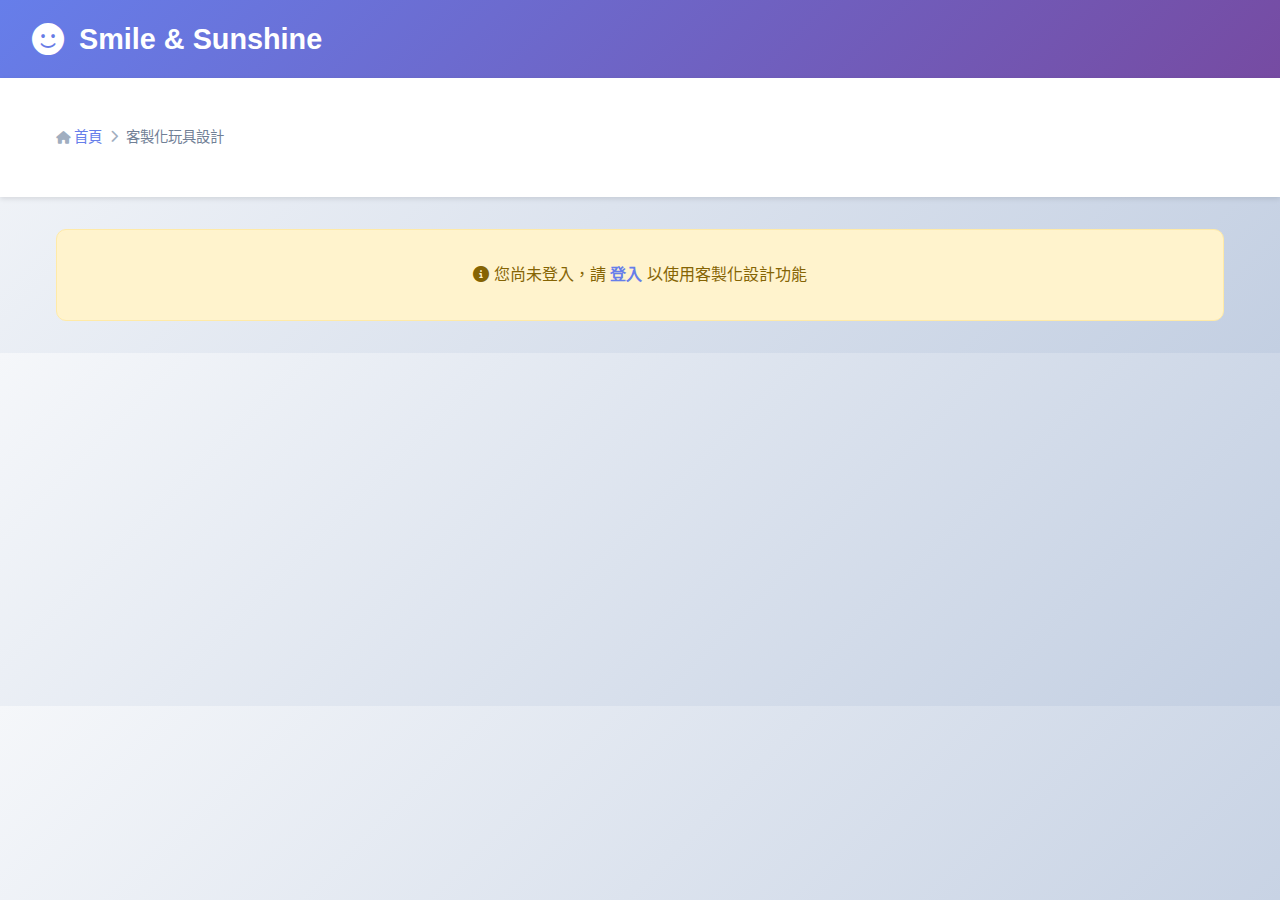
<file: 購物商城/custom-toy-design.html>
<!-- 客戶 自定義頁面   報價功能 -->

<!DOCTYPE html>
<html lang="zh-TW">
  <head>
    <meta charset="UTF-8" />
    <meta name="viewport" content="width=device-width, initial-scale=1.0" />
    <title>客製化玩具設計 - Smile & Sunshine Toys</title>
    <script src="https://code.jquery.com/jquery-3.6.0.min.js"></script>
    <link
      rel="stylesheet"
      href="https://cdnjs.cloudflare.com/ajax/libs/font-awesome/6.7.2/css/all.min.css"
    />
    <script src="JS/theme.js"></script>
    <link rel="stylesheet" href="CSS/custom-toy-design.css" />
    <script src="JS/custom-toy-design.js" defer></script>
  </head>
  <body class="client-mode">
    <!-- 頁頭 -->
    <header class="theme-header">
      <div class="header-content">
        <div class="logo">
          <i class="fas fa-smile"></i>
          <h1>Smile & Sunshine</h1>
        </div>
        <div class="nav-links" id="nav-links">
          <!-- 導航鏈接會通過 JS 動態生成 -->
        </div>
      </div>
    </header>

    <!-- 麵包屑導航 -->
    <div class="breadcrumb">
      <div class="container">
        <a href="index.html"><i class="fas fa-home"></i> 首頁</a>
        <i class="fas fa-chevron-right"></i>
        <span class="current">客製化玩具設計</span>
      </div>
    </div>

    <!-- 主內容區 -->
    <div class="container">
      <!-- 登入提示 -->
      <div class="login-prompt" id="login-prompt" style="display: none">
        <i class="fas fa-info-circle"></i>
        您尚未登入，請 <a href="login.html">登入</a> 以使用客製化設計功能
      </div>

      <!-- 客製化設計內容 -->
      <div
        class="custom-design-content"
        id="custom-design-content"
        style="display: none"
      >
        <!-- 頁面標題 -->
        <div class="page-header">
          <h1><i class="fas fa-magic"></i> 客製化玩具設計</h1>
          <p>創造屬於您獨一無二的玩具！選擇樣式、顏色、配件，打造專屬玩具</p>
        </div>

        <div class="design-layout">
          <!-- 左側：設計預覽 -->
          <div class="design-preview">
            <div class="preview-container">
              <div class="toy-base" id="toy-base">
                <!-- 玩具基礎模型 -->
                <div class="toy-body" id="toy-body">
                  <div class="toy-face" id="toy-face">
                    <div class="eyes" id="toy-eyes"></div>
                    <div class="mouth" id="toy-mouth"></div>
                  </div>
                  <div class="toy-accessories" id="toy-accessories"></div>
                </div>
              </div>
            </div>

            <div class="preview-controls">
              <button class="btn-outline" onclick="rotateToy()">
                <i class="fas fa-sync-alt"></i> 旋轉視角
              </button>
              <button class="btn-outline" onclick="resetDesign()">
                <i class="fas fa-undo"></i> 重設設計
              </button>
              <button class="btn-primary" onclick="saveDesign()">
                <i class="fas fa-save"></i> 儲存設計
              </button>
            </div>

            <div class="design-info">
              <h3>設計資訊</h3>
              <div class="info-grid">
                <div class="info-item">
                  <span class="info-label">設計編號:</span>
                  <span class="info-value" id="design-id">CD-20240001</span>
                </div>
                <div class="info-item">
                  <span class="info-label">建立時間:</span>
                  <span class="info-value" id="design-date">2024-12-19</span>
                </div>
                <div class="info-item">
                  <span class="info-label">估計價格:</span>
                  <span class="info-value" id="design-price">$299</span>
                </div>
                <div class="info-item">
                  <span class="info-label">製作時間:</span>
                  <span class="info-value" id="production-time"
                    >7-10 個工作天</span
                  >
                </div>
              </div>
            </div>
          </div>

          <!-- 右側：設計選項 -->
          <div class="design-options">
            <div class="options-tabs">
              <button class="tab-btn active" data-tab="base">基礎樣式</button>
              <button class="tab-btn" data-tab="colors">顏色配置</button>
              <button class="tab-btn" data-tab="accessories">配件裝飾</button>
              <button class="tab-btn" data-tab="personalization">個性化</button>
            </div>

            <div class="tab-content active" id="base-tab">
              <h3>選擇玩具類型</h3>
              <div class="option-grid">
                <div class="option-card active" data-base="bear">
                  <div class="option-preview bear-preview"></div>
                  <div class="option-info">
                    <h4>泰迪熊</h4>
                    <p>經典可愛的泰迪熊造型</p>
                    <span class="option-price">+$0</span>
                  </div>
                </div>
                <div class="option-card" data-base="robot">
                  <div class="option-preview robot-preview"></div>
                  <div class="option-info">
                    <h4>機器人</h4>
                    <p>未來感十足的機器人設計</p>
                    <span class="option-price">+$50</span>
                  </div>
                </div>
                <div class="option-card" data-base="dragon">
                  <div class="option-preview dragon-preview"></div>
                  <div class="option-info">
                    <h4>小恐龍</h4>
                    <p>可愛的恐龍造型</p>
                    <span class="option-price">+$30</span>
                  </div>
                </div>
                <div class="option-card" data-base="unicorn">
                  <div class="option-preview unicorn-preview"></div>
                  <div class="option-info">
                    <h4>獨角獸</h4>
                    <p>夢幻的獨角獸設計</p>
                    <span class="option-price">+$40</span>
                  </div>
                </div>
              </div>
            </div>

            <div class="tab-content" id="colors-tab">
              <h3>顏色配置</h3>

              <div class="color-section">
                <h4>主體顏色</h4>
                <div class="color-palette">
                  <div
                    class="color-option active"
                    data-color="#FF6B6B"
                    data-part="body"
                  ></div>
                  <div
                    class="color-option"
                    data-color="#4ECDC4"
                    data-part="body"
                  ></div>
                  <div
                    class="color-option"
                    data-color="#45B7D1"
                    data-part="body"
                  ></div>
                  <div
                    class="color-option"
                    data-color="#96CEB4"
                    data-part="body"
                  ></div>
                  <div
                    class="color-option"
                    data-color="#FFEAA7"
                    data-part="body"
                  ></div>
                  <div
                    class="color-option"
                    data-color="#DDA0DD"
                    data-part="body"
                  ></div>
                </div>
              </div>

              <div class="color-section">
                <h4>細節顏色</h4>
                <div class="color-palette">
                  <div
                    class="color-option active"
                    data-color="#2D3748"
                    data-part="accent"
                  ></div>
                  <div
                    class="color-option"
                    data-color="#E53E3E"
                    data-part="accent"
                  ></div>
                  <div
                    class="color-option"
                    data-color="#38A169"
                    data-part="accent"
                  ></div>
                  <div
                    class="color-option"
                    data-color="#3182CE"
                    data-part="accent"
                  ></div>
                  <div
                    class="color-option"
                    data-color="#D69E2E"
                    data-part="accent"
                  ></div>
                  <div
                    class="color-option"
                    data-color="#805AD5"
                    data-part="accent"
                  ></div>
                </div>
              </div>

              <div class="color-section">
                <h4>自訂顏色</h4>
                <div class="custom-color">
                  <input
                    type="color"
                    id="custom-color-picker"
                    value="#FF6B6B"
                  />
                  <label for="custom-color-picker">選擇自訂顏色</label>
                </div>
              </div>
            </div>

            <div class="tab-content" id="accessories-tab">
              <h3>配件裝飾</h3>

              <div class="accessory-section">
                <h4>帽子</h4>
                <div class="accessory-options">
                  <label class="accessory-option">
                    <input type="radio" name="hat" value="none" checked />
                    <div class="accessory-preview no-hat"></div>
                    <span>無帽子</span>
                  </label>
                  <label class="accessory-option">
                    <input type="radio" name="hat" value="baseball" />
                    <div class="accessory-preview baseball-hat"></div>
                    <span>棒球帽 +$20</span>
                  </label>
                  <label class="accessory-option">
                    <input type="radio" name="hat" value="party" />
                    <div class="accessory-preview party-hat"></div>
                    <span>派對帽 +$15</span>
                  </label>
                  <label class="accessory-option">
                    <input type="radio" name="hat" value="crown" />
                    <div class="accessory-preview crown-hat"></div>
                    <span>皇冠 +$25</span>
                  </label>
                </div>
              </div>

              <div class="accessory-section">
                <h4>服裝</h4>
                <div class="accessory-options">
                  <label class="accessory-option">
                    <input type="radio" name="clothing" value="none" checked />
                    <div class="accessory-preview no-clothing"></div>
                    <span>無服裝</span>
                  </label>
                  <label class="accessory-option">
                    <input type="radio" name="clothing" value="t-shirt" />
                    <div class="accessory-preview t-shirt"></div>
                    <span>T恤 +$30</span>
                  </label>
                  <label class="accessory-option">
                    <input type="radio" name="clothing" value="dress" />
                    <div class="accessory-preview dress"></div>
                    <span>裙子 +$35</span>
                  </label>
                  <label class="accessory-option">
                    <input type="radio" name="clothing" value="superhero" />
                    <div class="accessory-preview superhero"></div>
                    <span>超級英雄 +$40</span>
                  </label>
                </div>
              </div>

              <div class="accessory-section">
                <h4>其他配件</h4>
                <div class="accessory-checkboxes">
                  <label class="checkbox-option">
                    <input type="checkbox" name="glasses" value="glasses" />
                    <span class="checkmark"></span>
                    <span>眼鏡 +$15</span>
                  </label>
                  <label class="checkbox-option">
                    <input type="checkbox" name="bowtie" value="bowtie" />
                    <span class="checkmark"></span>
                    <span>領結 +$10</span>
                  </label>
                  <label class="checkbox-option">
                    <input type="checkbox" name="wings" value="wings" />
                    <span class="checkmark"></span>
                    <span>翅膀 +$25</span>
                  </label>
                  <label class="checkbox-option">
                    <input
                      type="checkbox"
                      name="magic-wand"
                      value="magic-wand"
                    />
                    <span class="checkmark"></span>
                    <span>魔法棒 +$20</span>
                  </label>
                </div>
              </div>
            </div>

            <div class="tab-content" id="personalization-tab">
              <h3>個性化設定</h3>

              <div class="personalization-section">
                <h4>表情設定</h4>
                <div class="expression-options">
                  <label class="expression-option">
                    <input
                      type="radio"
                      name="expression"
                      value="happy"
                      checked
                    />
                    <div class="expression-preview happy-face"></div>
                    <span>開心</span>
                  </label>
                  <label class="expression-option">
                    <input type="radio" name="expression" value="wink" />
                    <div class="expression-preview wink-face"></div>
                    <span>眨眼</span>
                  </label>
                  <label class="expression-option">
                    <input type="radio" name="expression" value="surprised" />
                    <div class="expression-preview surprised-face"></div>
                    <span>驚訝</span>
                  </label>
                  <label class="expression-option">
                    <input type="radio" name="expression" value="sleepy" />
                    <div class="expression-preview sleepy-face"></div>
                    <span>想睡</span>
                  </label>
                </div>
              </div>

              <div class="personalization-section">
                <h4>個性化文字</h4>
                <div class="text-options">
                  <div class="form-group">
                    <label for="toy-name">玩具名字</label>
                    <input
                      type="text"
                      id="toy-name"
                      placeholder="例如: 小寶的熊熊"
                      maxlength="20"
                    />
                    <span class="char-count">0/20</span>
                  </div>
                  <div class="form-group">
                    <label for="special-message">特別訊息</label>
                    <textarea
                      id="special-message"
                      placeholder="輸入想要刻印的特別訊息..."
                      maxlength="100"
                    ></textarea>
                    <span class="char-count">0/100</span>
                  </div>
                </div>
              </div>

              <div class="personalization-section">
                <h4>尺寸選擇</h4>
                <div class="size-options">
                  <label class="size-option">
                    <input type="radio" name="size" value="small" checked />
                    <div class="size-info">
                      <span class="size-name">小 (20cm)</span>
                      <span class="size-price">$299</span>
                    </div>
                  </label>
                  <label class="size-option">
                    <input type="radio" name="size" value="medium" />
                    <div class="size-info">
                      <span class="size-name">中 (30cm)</span>
                      <span class="size-price">$399</span>
                    </div>
                  </label>
                  <label class="size-option">
                    <input type="radio" name="size" value="large" />
                    <div class="size-info">
                      <span class="size-name">大 (40cm)</span>
                      <span class="size-price">$499</span>
                    </div>
                  </label>
                </div>
              </div>
            </div>
          </div>
        </div>

        <!-- 設計摘要 -->
        <div class="design-summary">
          <div class="summary-card">
            <h3>設計摘要</h3>
            <div class="summary-content">
              <div class="summary-item">
                <span class="item-label">基礎樣式:</span>
                <span class="item-value" id="summary-base">泰迪熊</span>
              </div>
              <div class="summary-item">
                <span class="item-label">主體顏色:</span>
                <span class="item-value" id="summary-body-color">粉紅色</span>
              </div>
              <div class="summary-item">
                <span class="item-label">配件:</span>
                <span class="item-value" id="summary-accessories">無</span>
              </div>
              <div class="summary-item">
                <span class="item-label">個性化:</span>
                <span class="item-value" id="summary-personalization">無</span>
              </div>
              <div class="summary-item">
                <span class="item-label">尺寸:</span>
                <span class="item-value" id="summary-size">小 (20cm)</span>
              </div>
            </div>
            <div class="summary-total">
              <span class="total-label">總計:</span>
              <span class="total-amount" id="summary-total">$299</span>
            </div>
            <div class="summary-actions">
              <button class="btn-outline" onclick="shareDesign()">
                <i class="fas fa-share-alt"></i> 分享設計
              </button>
              <button class="btn-primary" onclick="requestQuotation()">
                <i class="fas fa-file-invoice-dollar"></i> 請求報價
              </button>
              <button class="btn-success" onclick="addToCart()">
                <i class="fas fa-shopping-cart"></i> 加入購物車
              </button>
            </div>
          </div>
        </div>
      </div>
    </div>

    <!-- 設計保存成功模態框 -->
    <div class="modal" id="save-success-modal">
      <div class="modal-content">
        <div class="modal-icon success">
          <i class="fas fa-check-circle"></i>
        </div>
        <h2>設計已保存！</h2>
        <p>您的客製化玩具設計已成功保存到您的設計庫</p>
        <div class="modal-actions">
          <button class="btn-outline" onclick="closeSaveModal()">
            繼續設計
          </button>
          <button class="btn-primary" onclick="viewMyDesigns()">
            查看我的設計
          </button>
        </div>
      </div>
    </div>

    <!-- 分享設計模態框 -->
    <div class="modal" id="share-modal">
      <div class="modal-content">
        <div class="modal-header">
          <h3>分享設計</h3>
          <button class="close-modal" onclick="closeShareModal()">
            <i class="fas fa-times"></i>
          </button>
        </div>
        <div class="modal-body">
          <div class="share-options">
            <button class="share-option" onclick="shareToSocial('facebook')">
              <i class="fab fa-facebook"></i>
              <span>Facebook</span>
            </button>
            <button class="share-option" onclick="shareToSocial('twitter')">
              <i class="fab fa-twitter"></i>
              <span>Twitter</span>
            </button>
            <button class="share-option" onclick="shareToSocial('instagram')">
              <i class="fab fa-instagram"></i>
              <span>Instagram</span>
            </button>
            <button class="share-option" onclick="copyDesignLink()">
              <i class="fas fa-link"></i>
              <span>複製連結</span>
            </button>
          </div>
          <div class="share-preview">
            <p>設計連結:</p>
            <div class="link-box" id="design-link">
              https://smilesunshine.com/design/CD-20240001
            </div>
          </div>
        </div>
      </div>
    </div>
  </body>
</html>
</file>
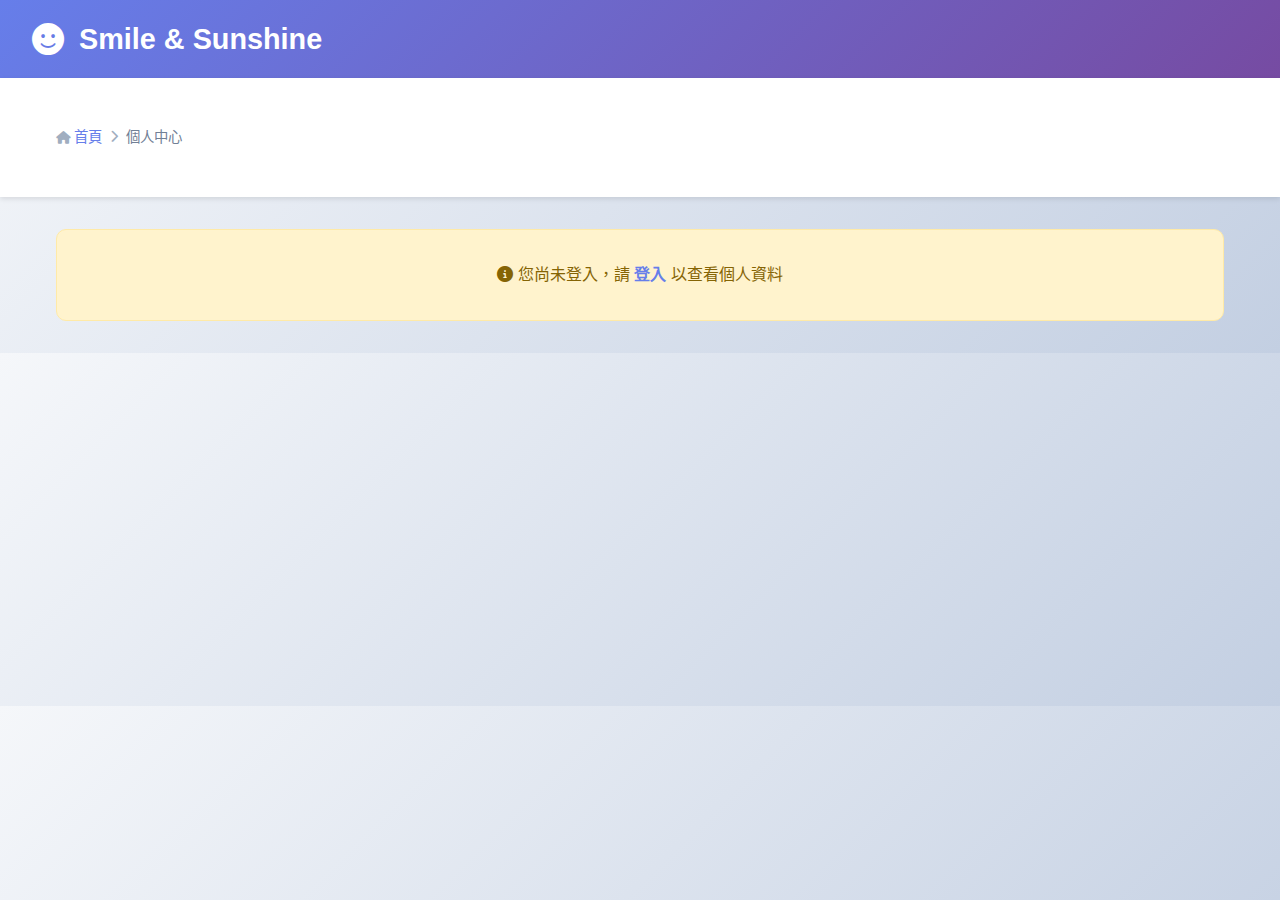
<file: 購物商城/customer-profile.html>
<!--客戶 個人資料頁面-->

<!DOCTYPE html>
<html lang="zh-TW">
  <head>
    <meta charset="UTF-8" />
    <meta name="viewport" content="width=device-width, initial-scale=1.0" />
    <title>個人中心 - Smile & Sunshine Toys</title>
    <script src="https://code.jquery.com/jquery-3.6.0.min.js"></script>
    <link
      rel="stylesheet"
      href="https://cdnjs.cloudflare.com/ajax/libs/font-awesome/6.7.2/css/all.min.css"
    />
    <script src="JS/theme.js"></script>
    <link rel="stylesheet" href="CSS/customer-profile.css" />
    <script src="JS/customer-profile.js" defer></script>
  </head>
  <body class="client-mode">
    <!-- 頁頭 -->
    <header class="theme-header">
      <div class="header-content">
        <div class="logo">
          <i class="fas fa-smile"></i>
          <h1>Smile & Sunshine</h1>
        </div>
        <div class="nav-links" id="nav-links">
          <!-- 導航鏈接會通過 JS 動態生成 -->
        </div>
      </div>
    </header>

    <!-- 麵包屑導航 -->
    <div class="breadcrumb">
      <div class="container">
        <a href="index.html"><i class="fas fa-home"></i> 首頁</a>
        <i class="fas fa-chevron-right"></i>
        <span class="current">個人中心</span>
      </div>
    </div>

    <!-- 主內容區 -->
    <div class="container">
      <!-- 登入提示 -->
      <div class="login-prompt" id="login-prompt" style="display: none">
        <i class="fas fa-info-circle"></i>
        您尚未登入，請 <a href="login.html">登入</a> 以查看個人資料
      </div>

      <!-- 個人資料內容 -->
      <div class="profile-content" id="profile-content" style="display: none">
        <div class="profile-layout">
          <!-- 左側：導航選單 -->
          <div class="profile-sidebar">
            <div class="user-card">
              <div class="user-avatar">
                <i class="fas fa-user-circle"></i>
              </div>
              <div class="user-info">
                <h3 id="user-name">載入中...</h3>
                <p id="user-email">載入中...</p>
                <div class="member-badge">
                  <i class="fas fa-crown"></i>
                  <span>黃金會員</span>
                </div>
              </div>
            </div>

            <nav class="profile-nav">
              <a
                href="#personal-info"
                class="nav-item active"
                data-tab="personal-info"
              >
                <i class="fas fa-user"></i>
                <span>個人資料</span>
              </a>
              <a
                href="#order-history"
                class="nav-item"
                data-tab="order-history"
              >
                <i class="fas fa-clipboard-list"></i>
                <span>訂單歷史</span>
                <span class="badge" id="order-count">0</span>
              </a>
              <a href="#wishlist" class="nav-item" data-tab="wishlist">
                <i class="fas fa-heart"></i>
                <span>願望清單</span>
                <span class="badge" id="wishlist-count">0</span>
              </a>
              <a href="#address-book" class="nav-item" data-tab="address-book">
                <i class="fas fa-address-book"></i>
                <span>地址簿</span>
              </a>
              <a href="#security" class="nav-item" data-tab="security">
                <i class="fas fa-shield-alt"></i>
                <span>帳戶安全</span>
              </a>
              <a href="#preferences" class="nav-item" data-tab="preferences">
                <i class="fas fa-cog"></i>
                <span>偏好設定</span>
              </a>
            </nav>

            <div class="sidebar-footer">
              <button class="logout-btn" onclick="logout()">
                <i class="fas fa-sign-out-alt"></i>
                登出帳戶
              </button>
            </div>
          </div>

          <!-- 右側：內容區域 -->
          <div class="profile-main">
            <!-- 個人資料頁籤 -->
            <div class="tab-content active" id="personal-info">
              <div class="tab-header">
                <h2><i class="fas fa-user"></i> 個人資料</h2>
                <p>管理您的個人資訊和聯繫方式</p>
              </div>

              <form class="profile-form" id="personal-info-form">
                <div class="form-section">
                  <h3>基本資訊</h3>
                  <div class="form-row">
                    <div class="form-group">
                      <label for="profile-name">姓名</label>
                      <input
                        type="text"
                        id="profile-name"
                        name="name"
                        required
                      />
                    </div>
                    <div class="form-group">
                      <label for="profile-phone">電話</label>
                      <input
                        type="tel"
                        id="profile-phone"
                        name="phone"
                        required
                      />
                    </div>
                  </div>
                  <div class="form-row">
                    <div class="form-group">
                      <label for="profile-email">電子郵件</label>
                      <input
                        type="email"
                        id="profile-email"
                        name="email"
                        required
                      />
                    </div>
                    <div class="form-group">
                      <label for="profile-birthday">生日</label>
                      <input
                        type="date"
                        id="profile-birthday"
                        name="birthday"
                      />
                    </div>
                  </div>
                </div>

                <div class="form-section">
                  <h3>個人偏好</h3>
                  <div class="preference-options">
                    <label class="preference-option">
                      <input
                        type="checkbox"
                        id="pref-newsletter"
                        name="newsletter"
                      />
                      <span class="checkmark"></span>
                      <span class="option-text">訂閱電子報和促銷資訊</span>
                    </label>
                    <label class="preference-option">
                      <input type="checkbox" id="pref-sms" name="sms" />
                      <span class="checkmark"></span>
                      <span class="option-text">接收簡訊通知</span>
                    </label>
                    <label class="preference-option">
                      <input
                        type="checkbox"
                        id="pref-product-updates"
                        name="product-updates"
                      />
                      <span class="checkmark"></span>
                      <span class="option-text">接收新產品通知</span>
                    </label>
                  </div>
                </div>

                <div class="form-actions">
                  <button
                    type="button"
                    class="btn-secondary"
                    onclick="resetForm()"
                  >
                    重設
                  </button>
                  <button type="submit" class="btn-primary">
                    <i class="fas fa-save"></i> 儲存變更
                  </button>
                </div>
              </form>
            </div>

            <!-- 訂單歷史頁籤 -->
            <div class="tab-content" id="order-history">
              <div class="tab-header">
                <h2><i class="fas fa-clipboard-list"></i> 訂單歷史</h2>
                <p>查看您的所有訂單記錄</p>
              </div>

              <div class="orders-overview">
                <div class="stats-cards">
                  <div class="stat-card">
                    <div class="stat-icon total">
                      <i class="fas fa-boxes"></i>
                    </div>
                    <div class="stat-info">
                      <div class="stat-number" id="total-orders">0</div>
                      <div class="stat-label">總訂單數</div>
                    </div>
                  </div>
                  <div class="stat-card">
                    <div class="stat-icon spent">
                      <i class="fas fa-dollar-sign"></i>
                    </div>
                    <div class="stat-info">
                      <div class="stat-number" id="total-spent">$0</div>
                      <div class="stat-label">總消費金額</div>
                    </div>
                  </div>
                  <div class="stat-card">
                    <div class="stat-icon average">
                      <i class="fas fa-chart-line"></i>
                    </div>
                    <div class="stat-info">
                      <div class="stat-number" id="average-order">$0</div>
                      <div class="stat-label">平均訂單金額</div>
                    </div>
                  </div>
                </div>

                <div class="recent-orders">
                  <h3>最近訂單</h3>
                  <div class="orders-list" id="recent-orders-list">
                    <!-- 最近訂單會通過 JS 動態生成 -->
                  </div>
                  <div class="view-all">
                    <a href="order-tracking.html" class="btn-outline">
                      <i class="fas fa-list"></i> 查看所有訂單
                    </a>
                  </div>
                </div>
              </div>
            </div>

            <!-- 願望清單頁籤 -->
            <div class="tab-content" id="wishlist">
              <div class="tab-header">
                <h2><i class="fas fa-heart"></i> 我的願望清單</h2>
                <p>管理您喜歡的商品</p>
              </div>

              <div class="wishlist-items" id="profile-wishlist">
                <!-- 願望清單商品會通過 JS 動態生成 -->
              </div>

              <div class="empty-wishlist" id="empty-profile-wishlist">
                <div class="empty-icon">
                  <i class="fas fa-heart"></i>
                </div>
                <h3>願望清單是空的</h3>
                <p>將喜歡的商品加入願望清單，方便以後查看</p>
                <a href="index.html" class="btn-primary">
                  <i class="fas fa-shopping-bag"></i> 去逛逛商品
                </a>
              </div>
            </div>

            <!-- 地址簿頁籤 -->
            <div class="tab-content" id="address-book">
              <div class="tab-header">
                <h2><i class="fas fa-address-book"></i> 地址簿</h2>
                <p>管理您的送貨地址</p>
              </div>

              <div class="addresses-list" id="addresses-list">
                <!-- 地址會通過 JS 動態生成 -->
              </div>

              <button class="btn-primary" onclick="showAddAddressForm()">
                <i class="fas fa-plus"></i> 新增地址
              </button>
            </div>

            <!-- 帳戶安全頁籤 -->
            <div class="tab-content" id="security">
              <div class="tab-header">
                <h2><i class="fas fa-shield-alt"></i> 帳戶安全</h2>
                <p>保護您的帳戶安全</p>
              </div>

              <div class="security-settings">
                <div class="security-item">
                  <div class="security-info">
                    <h4>密碼</h4>
                    <p>
                      最後更改時間:
                      <span id="last-password-change">從未更改</span>
                    </p>
                  </div>
                  <button
                    class="btn-outline"
                    onclick="showChangePasswordForm()"
                  >
                    更改密碼
                  </button>
                </div>

                <div class="security-item">
                  <div class="security-info">
                    <h4>兩步驟驗證</h4>
                    <p>為您的帳戶增加額外安全保護</p>
                  </div>
                  <label class="switch">
                    <input type="checkbox" id="two-factor-auth" />
                    <span class="slider"></span>
                  </label>
                </div>

                <div class="security-item">
                  <div class="security-info">
                    <h4>登入活動</h4>
                    <p>查看最近的帳戶登入記錄</p>
                  </div>
                  <button class="btn-outline" onclick="showLoginActivity()">
                    查看記錄
                  </button>
                </div>
              </div>
            </div>

            <!-- 偏好設定頁籤 -->
            <div class="tab-content" id="preferences">
              <div class="tab-header">
                <h2><i class="fas fa-cog"></i> 偏好設定</h2>
                <p>自訂您的使用體驗</p>
              </div>

              <div class="preference-settings">
                <div class="preference-group">
                  <h3>通知設定</h3>
                  <div class="preference-options">
                    <label class="preference-option">
                      <input type="checkbox" id="notif-email" checked />
                      <span class="checkmark"></span>
                      <span class="option-text">電子郵件通知</span>
                    </label>
                    <label class="preference-option">
                      <input type="checkbox" id="notif-sms" />
                      <span class="checkmark"></span>
                      <span class="option-text">簡訊通知</span>
                    </label>
                    <label class="preference-option">
                      <input type="checkbox" id="notif-push" checked />
                      <span class="checkmark"></span>
                      <span class="option-text">推播通知</span>
                    </label>
                  </div>
                </div>

                <div class="preference-group">
                  <h3>語言和地區</h3>
                  <div class="form-row">
                    <div class="form-group">
                      <label for="language">語言</label>
                      <select id="language">
                        <option value="zh-TW" selected>繁體中文</option>
                        <option value="en-US">English</option>
                        <option value="ja-JP">日本語</option>
                      </select>
                    </div>
                    <div class="form-group">
                      <label for="currency">貨幣</label>
                      <select id="currency">
                        <option value="TWD" selected>新台幣 (TWD)</option>
                        <option value="USD">美元 (USD)</option>
                        <option value="JPY">日圓 (JPY)</option>
                      </select>
                    </div>
                  </div>
                </div>

                <div class="preference-group">
                  <h3>主題設定</h3>
                  <div class="theme-options">
                    <label class="theme-option">
                      <input type="radio" name="theme" value="client" checked />
                      <div class="theme-preview client-theme">
                        <div class="theme-colors">
                          <span style="background: #667eea"></span>
                          <span style="background: #764ba2"></span>
                        </div>
                        <span class="theme-name">客戶主題</span>
                      </div>
                    </label>
                    <label class="theme-option">
                      <input type="radio" name="theme" value="staff" />
                      <div class="theme-preview staff-theme">
                        <div class="theme-colors">
                          <span style="background: #b684e2"></span>
                          <span style="background: #a928e6"></span>
                        </div>
                        <span class="theme-name">員工主題</span>
                      </div>
                    </label>
                  </div>
                </div>
              </div>
            </div>
          </div>
        </div>
      </div>
    </div>

    <!-- 新增地址模態框 -->
    <div class="modal" id="add-address-modal">
      <div class="modal-content">
        <div class="modal-header">
          <h3>新增送貨地址</h3>
          <button class="close-modal" onclick="closeAddAddressModal()">
            <i class="fas fa-times"></i>
          </button>
        </div>
        <div class="modal-body">
          <form id="add-address-form">
            <div class="form-group">
              <label for="address-name">地址名稱</label>
              <input
                type="text"
                id="address-name"
                placeholder="例如: 家裡、公司"
                required
              />
            </div>
            <div class="form-group">
              <label for="address-recipient">收貨人</label>
              <input type="text" id="address-recipient" required />
            </div>
            <div class="form-group">
              <label for="address-phone">電話</label>
              <input type="tel" id="address-phone" required />
            </div>
            <div class="form-row">
              <div class="form-group">
                <label for="address-city">城市</label>
                <input type="text" id="address-city" required />
              </div>
              <div class="form-group">
                <label for="address-district">區域</label>
                <input type="text" id="address-district" required />
              </div>
            </div>
            <div class="form-group">
              <label for="address-street">詳細地址</label>
              <input type="text" id="address-street" required />
            </div>
            <div class="form-group">
              <label for="address-postal">郵遞區號</label>
              <input type="text" id="address-postal" required />
            </div>
            <div class="form-actions">
              <button
                type="button"
                class="btn-secondary"
                onclick="closeAddAddressModal()"
              >
                取消
              </button>
              <button type="submit" class="btn-primary">儲存地址</button>
            </div>
          </form>
        </div>
      </div>
    </div>

    <!-- 更改密碼模態框 -->
    <div class="modal" id="change-password-modal">
      <div class="modal-content">
        <div class="modal-header">
          <h3>更改密碼</h3>
          <button class="close-modal" onclick="closeChangePasswordModal()">
            <i class="fas fa-times"></i>
          </button>
        </div>
        <div class="modal-body">
          <form id="change-password-form">
            <div class="form-group">
              <label for="current-password">當前密碼</label>
              <input type="password" id="current-password" required />
            </div>
            <div class="form-group">
              <label for="new-password">新密碼</label>
              <input type="password" id="new-password" required />
            </div>
            <div class="form-group">
              <label for="confirm-password">確認新密碼</label>
              <input type="password" id="confirm-password" required />
            </div>
            <div class="form-actions">
              <button
                type="button"
                class="btn-secondary"
                onclick="closeChangePasswordModal()"
              >
                取消
              </button>
              <button type="submit" class="btn-primary">更改密碼</button>
            </div>
          </form>
        </div>
      </div>
    </div>
  </body>
</html>
</file>
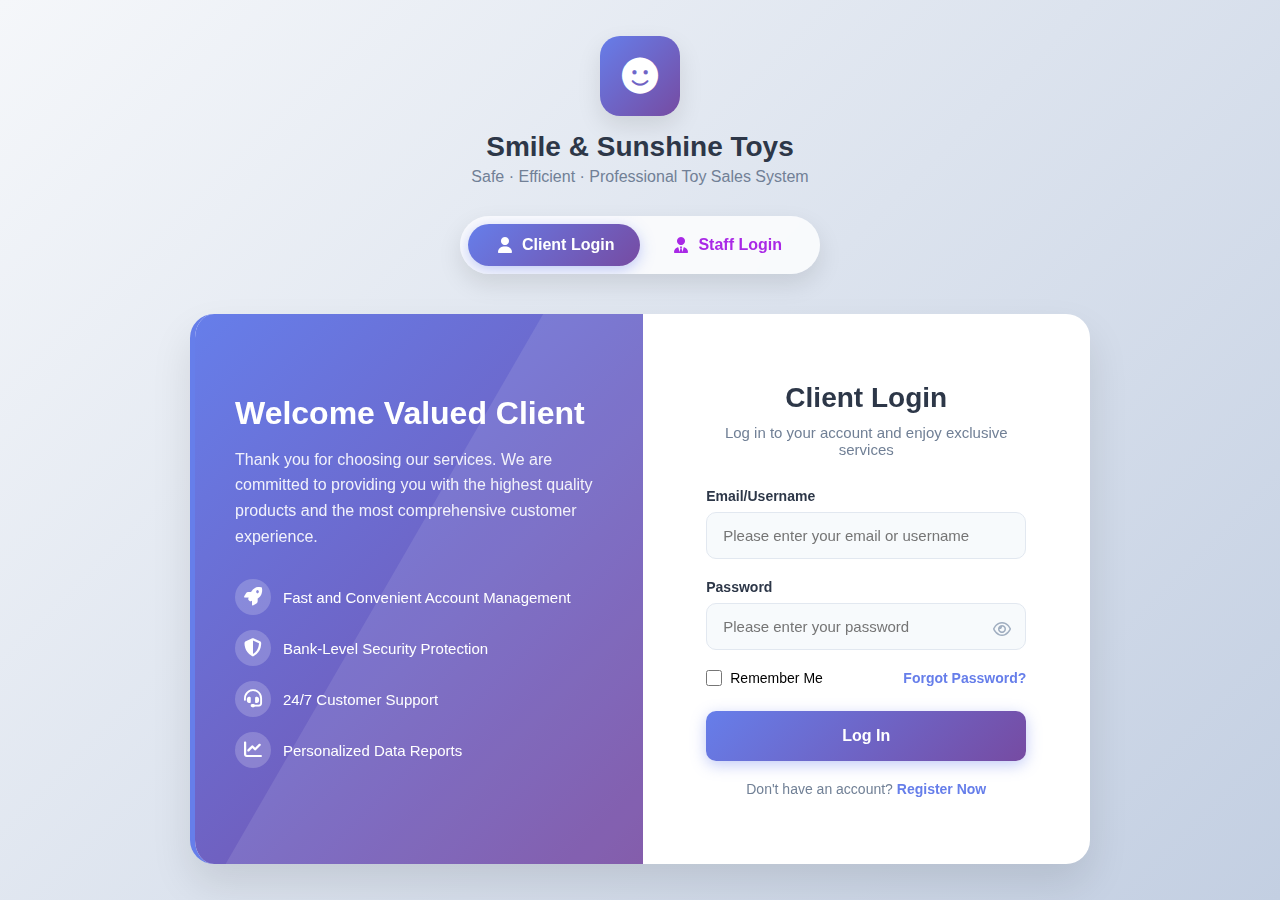
<file: 購物商城/login.html>
<!--登入-->

<!DOCTYPE html>
<html lang="zh-TW">
  <head>
    <meta charset="UTF-8" />
    <meta name="viewport" content="width=device-width, initial-scale=1.0" />
    <link
      rel="stylesheet"
      href="https://cdnjs.cloudflare.com/ajax/libs/font-awesome/6.7.2/css/all.min.css"
    />
    <script src="https://code.jquery.com/jquery-3.6.0.min.js"></script>
    <title>Smile & Sunshine Toys - login</title>
    <link rel="stylesheet" href="CSS/login.css" />
    <script src="JS/login.js" defer></script>
  </head>

  <body class="client-mode">
    <div class="login-system">
      <div class="brand fade-in">
        <div class="brand-logo">
          <i class="fas fa-smile"></i>
        </div>
        <h1>Smile & Sunshine Toys</h1>
        <p>Safe · Efficient · Professional Toy Sales System</p>
      </div>

      <!-- Identity Selector -->
      <div class="identity-selector fade-in">
        <div class="selector-slider"></div>
        <input
          type="radio"
          id="client-radio"
          name="identity"
          class="identity-radio"
          checked
        />
        <label for="client-radio" class="identity-label client-label">
          <i class="fas fa-user"></i> Client Login
        </label>

        <input
          type="radio"
          id="staff-radio"
          name="identity"
          class="identity-radio"
        />
        <label for="staff-radio" class="identity-label staff-label">
          <i class="fas fa-user-tie"></i> Staff Login
        </label>
      </div>

      <!-- Login Card -->
      <div class="login-card fade-in">
        <!-- Left Info Panel -->
        <div class="info-panel">
          <div class="panel-content">
            <h2 id="panel-title">Welcome Valued Client</h2>
            <p id="panel-description">
              Thank you for choosing our services. We are committed to providing
              you with the highest quality products and the most comprehensive
              customer experience.
            </p>

            <ul class="features-list">
              <li>
                <i class="fas fa-rocket"></i> Fast and Convenient Account
                Management
              </li>
              <li>
                <i class="fas fa-shield-alt"></i> Bank-Level Security Protection
              </li>
              <li><i class="fas fa-headset"></i> 24/7 Customer Support</li>
              <li>
                <i class="fas fa-chart-line"></i> Personalized Data Reports
              </li>
            </ul>
          </div>
        </div>

        <!-- Right Form Panel -->
        <div class="form-panel">
          <div class="form-container">
            <!-- Success Message -->
            <div class="success-message" id="success-message">
              <i class="fas fa-check-circle"></i>
              <h3>Registration Successful!</h3>
              <p>
                Your account has been created. Please log in to start using our
                services.
              </p>
            </div>

            <!-- Loading Animation -->
            <div class="loading-spinner" id="loading-spinner">
              <div class="spinner"></div>
              <p>Processing, please wait...</p>
            </div>

            <!-- Login Form -->
            <div class="login-form" id="login-form">
              <div class="form-header">
                <h2 id="form-title">Client Login</h2>
                <p id="form-subtitle">
                  Log in to your account and enjoy exclusive services
                </p>
              </div>

              <form id="login-form-content">
                <div id="staff-field" class="form-group" style="display: none">
                  <label for="employee-id">Employee ID</label>
                  <input
                    type="text"
                    id="employee-id"
                    class="form-control"
                    placeholder="Please enter your employee ID"
                  />
                  <div class="error-message" id="employee-id-error"></div>
                </div>

                <div class="form-group">
                  <label for="username" id="username-label"
                    >Email/Username</label
                  >
                  <input
                    type="text"
                    id="username"
                    class="form-control"
                    placeholder="Please enter your email or username"
                  />
                  <div class="error-message" id="username-error"></div>
                </div>

                <div class="form-group">
                  <label for="password">Password</label>
                  <input
                    type="password"
                    id="password"
                    class="form-control"
                    placeholder="Please enter your password"
                  />
                  <button type="button" class="password-toggle">
                    <i class="far fa-eye"></i>
                  </button>
                  <div class="error-message" id="password-error"></div>
                </div>

                <div class="form-options">
                  <div class="remember-me">
                    <input type="checkbox" id="remember" />
                    <label for="remember">Remember Me</label>
                  </div>
                  <a href="#" class="forgot-password">Forgot Password?</a>
                </div>

                <button type="submit" class="submit-btn" id="submit-btn">
                  Log In
                </button>
              </form>

              <div class="form-switch">
                Don't have an account?
                <a id="switch-to-register">Register Now</a>
              </div>
            </div>

            <!-- 注册表单 -->
            <div class="register-form" id="register-form">
              <div class="form-header">
                <h2 id="register-title">Client Registration</h2>
                <p id="register-subtitle">
                  Create a new account and start enjoying exclusive services
                </p>
              </div>

              <form id="register-form-content">
                <div class="form-group">
                  <label for="reg-username">Name</label>
                  <input
                    type="text"
                    id="reg-username"
                    class="form-control"
                    placeholder="Please enter your name"
                  />
                  <div class="error-message" id="reg-username-error"></div>
                </div>

                <div class="form-group">
                  <label for="reg-email">Email</label>
                  <input
                    type="email"
                    id="reg-email"
                    class="form-control"
                    placeholder="Please enter your email"
                  />
                  <div class="error-message" id="reg-email-error"></div>
                </div>

                <div class="form-group">
                  <label for="reg-phone">Phone</label>
                  <input
                    type="tel"
                    id="reg-phone"
                    class="form-control"
                    placeholder="Please enter your phone number"
                  />
                  <div class="error-message" id="reg-phone-error"></div>
                </div>

                <div class="form-group">
                  <label for="reg-password">Password</label>
                  <input
                    type="password"
                    id="reg-password"
                    class="form-control"
                    placeholder="Please enter your password"
                  />
                  <button type="button" class="password-toggle">
                    <i class="far fa-eye"></i>
                  </button>
                  <div class="error-message" id="reg-password-error"></div>
                </div>

                <div class="form-group">
                  <label for="reg-confirm-password">Confirm Password</label>
                  <input
                    type="password"
                    id="reg-confirm-password"
                    class="form-control"
                    placeholder="Please re-enter your password"
                  />
                  <div
                    class="error-message"
                    id="reg-confirm-password-error"
                  ></div>
                </div>

                <div class="terms">
                  <input type="checkbox" id="agree-terms" required />
                  <label for="agree-terms"
                    >I have read and agree to the
                    <a href="#">Terms of Service</a> and
                    <a href="#">Privacy Policy</a></label
                  >
                </div>

                <button type="submit" class="submit-btn" id="register-btn">
                  Register Account
                </button>
              </form>

              <div class="form-switch">
                Already have an account? <a id="switch-to-login">Log In Now</a>
              </div>
            </div>
          </div>
        </div>
      </div>
    </div>
  </body>
</html>
</file>
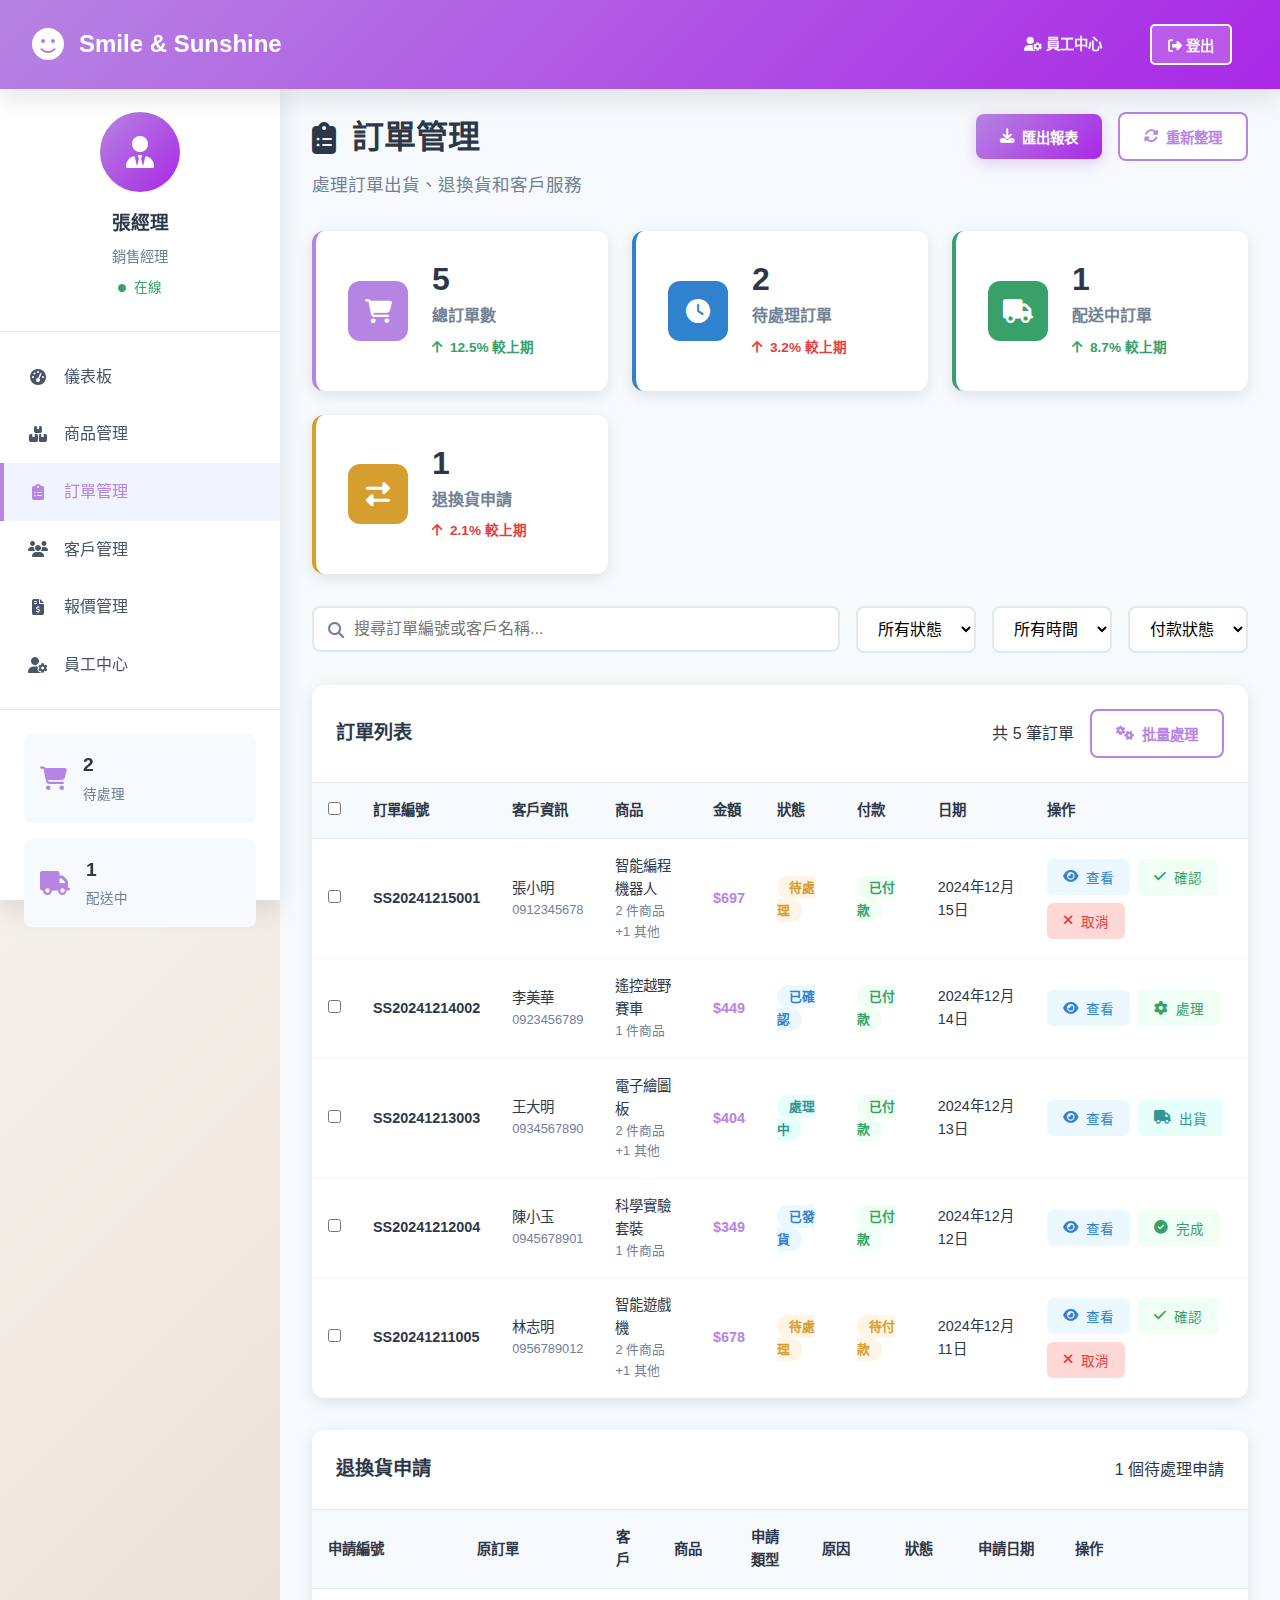
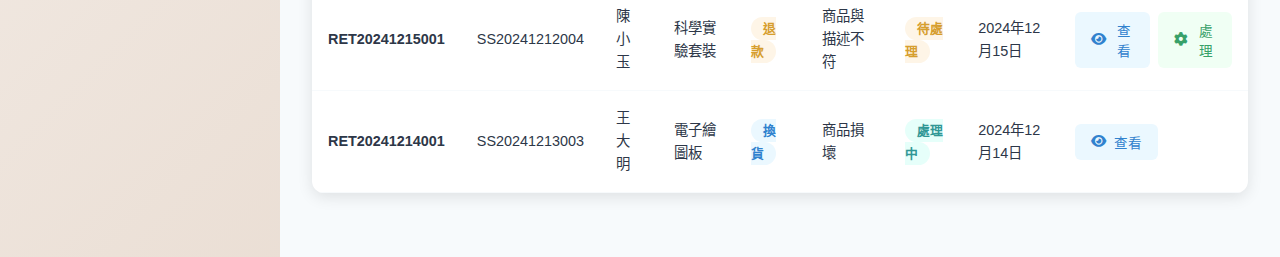
<file: 購物商城/order-management.html>
<!--  員工  訂單管理
 -->

<!DOCTYPE html>
<html lang="zh-TW">
  <head>
    <meta charset="UTF-8" />
    <meta name="viewport" content="width=device-width, initial-scale=1.0" />
    <title>訂單管理 - Smile & Sunshine Toys</title>
    <script src="https://code.jquery.com/jquery-3.6.0.min.js"></script>
    <link
      rel="stylesheet"
      href="https://cdnjs.cloudflare.com/ajax/libs/font-awesome/6.7.2/css/all.min.css"
    />
    <link rel="stylesheet" href="CSS/order-management.css" />
  </head>
  <body class="staff-mode">
    <!-- 頁頭 -->
    <header class="theme-header">
      <div class="header-content">
        <div class="logo">
          <i class="fas fa-smile"></i>
          <h1>Smile & Sunshine </h1>
        </div>
        <div class="nav-links" id="nav-links">
          <!-- 導航鏈接會通過 JS 動態生成 -->
        </div>
      </div>
    </header>

    <!-- 主內容區 -->
    <div class="dashboard-container">
      <!-- 側邊欄 -->
      <div class="sidebar">
        <div class="staff-info">
          <div class="staff-avatar">
            <i class="fas fa-user-tie"></i>
          </div>
          <div class="staff-details">
            <h3 id="staff-name">員工名稱</h3>
            <p>銷售經理</p>
            <div class="staff-status">
              <i class="fas fa-circle"></i>
              <span>在線</span>
            </div>
          </div>
        </div>

        <nav class="sidebar-nav">
          <a href="sales-dashboard.html" class="nav-item">
            <i class="fas fa-tachometer-alt"></i>
            <span>儀表板</span>
          </a>
          <a href="product-management.html" class="nav-item">
            <i class="fas fa-boxes"></i>
            <span>商品管理</span>
          </a>
          <a href="order-management.html" class="nav-item active">
            <i class="fas fa-clipboard-list"></i>
            <span>訂單管理</span>
          </a>
          <a href="customer-management.html" class="nav-item">
            <i class="fas fa-users"></i>
            <span>客戶管理</span>
          </a>
          <a href="quotation-management.html" class="nav-item">
            <i class="fas fa-file-invoice-dollar"></i>
            <span>報價管理</span>
          </a>
          <a href="staff-profile.html" class="nav-item">
            <i class="fas fa-user-cog"></i>
            <span>員工中心</span>
          </a>
        </nav>

        <div class="sidebar-footer">
          <div class="quick-stats">
            <div class="quick-stat">
              <i class="fas fa-shopping-cart"></i>
              <div>
                <span class="stat-number" id="pending-orders">0</span>
                <span class="stat-label">待處理</span>
              </div>
            </div>
            <div class="quick-stat">
              <i class="fas fa-truck"></i>
              <div>
                <span class="stat-number" id="shipping-orders">0</span>
                <span class="stat-label">配送中</span>
              </div>
            </div>
          </div>
        </div>
      </div>

      <!-- 主內容 -->
      <div class="main-content">
        <!-- 頁面標題和快速操作 -->
        <div class="page-header">
          <div class="header-title">
            <h1><i class="fas fa-clipboard-list"></i> 訂單管理</h1>
            <p>處理訂單出貨、退換貨和客戶服務</p>
          </div>
          <div class="header-actions">
            <button class="btn-primary" onclick="exportOrders()">
              <i class="fas fa-download"></i> 匯出報表
            </button>
            <button class="btn-secondary" onclick="refreshData()">
              <i class="fas fa-sync-alt"></i> 重新整理
            </button>
          </div>
        </div>

        <!-- KPI 指標卡片 -->
        <div class="kpi-cards">
          <div class="kpi-card revenue">
            <div class="kpi-icon">
              <i class="fas fa-shopping-cart"></i>
            </div>
            <div class="kpi-content">
              <div class="kpi-value" id="total-orders">0</div>
              <div class="kpi-label">總訂單數</div>
              <div class="kpi-trend positive">
                <i class="fas fa-arrow-up"></i>
                <span>12.5% 較上期</span>
              </div>
            </div>
          </div>

          <div class="kpi-card orders">
            <div class="kpi-icon">
              <i class="fas fa-clock"></i>
            </div>
            <div class="kpi-content">
              <div class="kpi-value" id="pending-count">0</div>
              <div class="kpi-label">待處理訂單</div>
              <div class="kpi-trend negative">
                <i class="fas fa-arrow-up"></i>
                <span>3.2% 較上期</span>
              </div>
            </div>
          </div>

          <div class="kpi-card customers">
            <div class="kpi-icon">
              <i class="fas fa-truck"></i>
            </div>
            <div class="kpi-content">
              <div class="kpi-value" id="shipping-count">0</div>
              <div class="kpi-label">配送中訂單</div>
              <div class="kpi-trend positive">
                <i class="fas fa-arrow-up"></i>
                <span>8.7% 較上期</span>
              </div>
            </div>
          </div>

          <div class="kpi-card conversion">
            <div class="kpi-icon">
              <i class="fas fa-exchange-alt"></i>
            </div>
            <div class="kpi-content">
              <div class="kpi-value" id="return-count">0</div>
              <div class="kpi-label">退換貨申請</div>
              <div class="kpi-trend negative">
                <i class="fas fa-arrow-up"></i>
                <span>2.1% 較上期</span>
              </div>
            </div>
          </div>
        </div>

        <!-- 搜索和篩選 -->
        <div class="search-filter-bar">
          <div class="search-box">
            <i class="fas fa-search search-icon"></i>
            <input
              type="text"
              id="order-search"
              class="search-input"
              placeholder="搜尋訂單編號或客戶名稱..."
            />
          </div>
          <select id="status-filter" class="filter-select">
            <option value="">所有狀態</option>
            <option value="pending">待處理</option>
            <option value="confirmed">已確認</option>
            <option value="processing">處理中</option>
            <option value="shipped">已發貨</option>
            <option value="delivered">已送達</option>
            <option value="cancelled">已取消</option>
          </select>
          <select id="date-filter" class="filter-select">
            <option value="">所有時間</option>
            <option value="today">今天</option>
            <option value="week">本週</option>
            <option value="month">本月</option>
          </select>
          <select id="payment-filter" class="filter-select">
            <option value="">付款狀態</option>
            <option value="paid">已付款</option>
            <option value="pending">待付款</option>
            <option value="failed">付款失敗</option>
          </select>
        </div>

        <!-- 訂單列表 -->
        <div class="table-card">
          <div class="table-header">
            <h3>訂單列表</h3>
            <div class="table-actions">
              <span id="order-count">共 0 筆訂單</span>
              <button class="btn-secondary" onclick="batchProcess()">
                <i class="fas fa-cogs"></i> 批量處理
              </button>
            </div>
          </div>
          <div class="table-container">
            <table class="data-table">
              <thead>
                <tr>
                  <th>
                    <input
                      type="checkbox"
                      id="select-all"
                      onchange="toggleSelectAll()"
                    />
                  </th>
                  <th>訂單編號</th>
                  <th>客戶資訊</th>
                  <th>商品</th>
                  <th>金額</th>
                  <th>狀態</th>
                  <th>付款</th>
                  <th>日期</th>
                  <th>操作</th>
                </tr>
              </thead>
              <tbody id="orders-table">
                <!-- 訂單數據會通過 JS 動態生成 -->
              </tbody>
            </table>
          </div>
        </div>

        <!-- 退換貨管理 -->
        <div class="table-card">
          <div class="table-header">
            <h3>退換貨申請</h3>
            <div class="table-actions">
              <span id="return-count-badge">0 個待處理申請</span>
            </div>
          </div>
          <div class="table-container">
            <table class="data-table">
              <thead>
                <tr>
                  <th>申請編號</th>
                  <th>原訂單</th>
                  <th>客戶</th>
                  <th>商品</th>
                  <th>申請類型</th>
                  <th>原因</th>
                  <th>狀態</th>
                  <th>申請日期</th>
                  <th>操作</th>
                </tr>
              </thead>
              <tbody id="returns-table">
                <!-- 退換貨數據會通過 JS 動態生成 -->
              </tbody>
            </table>
          </div>
        </div>
      </div>
    </div>

    <!-- 訂單詳情模態框 -->
    <div class="modal" id="order-detail-modal">
      <div class="modal-content large">
        <div class="modal-header">
          <h3 id="order-detail-title">訂單詳情</h3>
          <button class="close-modal" onclick="closeOrderModal()">
            <i class="fas fa-times"></i>
          </button>
        </div>
        <div class="modal-body">
          <div id="order-detail-content">
            <!-- 訂單詳情內容會通過 JS 動態生成 -->
          </div>
        </div>
        <div class="modal-actions">
          <button class="btn-secondary" onclick="closeOrderModal()">
            關閉
          </button>
          <button
            class="btn-primary"
            id="order-action-btn"
            onclick="processOrderAction()"
          >
            <i class="fas fa-cog"></i> 處理訂單
          </button>
        </div>
      </div>
    </div>

    <!-- 出貨模態框 -->
    <div class="modal" id="shipping-modal">
      <div class="modal-content">
        <div class="modal-header">
          <h3>出貨處理</h3>
          <button class="close-modal" onclick="closeShippingModal()">
            <i class="fas fa-times"></i>
          </button>
        </div>
        <div class="modal-body">
          <form id="shipping-form" class="form-grid">
            <div class="form-group">
              <label class="form-label">訂單編號</label>
              <input
                type="text"
                id="shipping-order-id"
                class="form-input"
                readonly
              />
            </div>
            <div class="form-group">
              <label class="form-label">物流公司</label>
              <select id="shipping-company" class="form-select" required>
                <option value="">請選擇物流公司</option>
                <option value="blackcat">黑貓宅急便</option>
                <option value="post">中華郵政</option>
                <option value="kerry">嘉里大榮</option>
                <option value="other">其他</option>
              </select>
            </div>
            <div class="form-group">
              <label class="form-label">運單號碼</label>
              <input
                type="text"
                id="tracking-number"
                class="form-input"
                required
              />
            </div>
            <div class="form-group">
              <label class="form-label">預計送達</label>
              <input
                type="date"
                id="estimated-delivery"
                class="form-input"
                required
              />
            </div>
            <div class="form-group full-width">
              <label class="form-label">備註</label>
              <textarea
                id="shipping-notes"
                class="form-textarea"
                rows="3"
                placeholder="可選填出貨備註..."
              ></textarea>
            </div>
          </form>
        </div>
        <div class="modal-actions">
          <button class="btn-secondary" onclick="closeShippingModal()">
            取消
          </button>
          <button class="btn-primary" onclick="confirmShipping()">
            <i class="fas fa-check"></i> 確認出貨
          </button>
        </div>
      </div>
    </div>

    <!-- 退換貨處理模態框 -->
    <div class="modal" id="return-modal">
      <div class="modal-content large">
        <div class="modal-header">
          <h3 id="return-modal-title">退換貨處理</h3>
          <button class="close-modal" onclick="closeReturnModal()">
            <i class="fas fa-times"></i>
          </button>
        </div>
        <div class="modal-body">
          <div id="return-detail-content">
            <!-- 退換貨詳情內容會通過 JS 動態生成 -->
          </div>
          <div class="return-action-section">
            <h4><i class="fas fa-cog"></i> 處理操作</h4>
            <form id="return-action-form" class="form-grid">
              <div class="form-group">
                <label class="form-label">處理方式</label>
                <select id="return-action" class="form-select" required>
                  <option value="">請選擇處理方式</option>
                  <option value="refund">退款</option>
                  <option value="exchange">換貨</option>
                  <option value="reject">拒絕申請</option>
                </select>
              </div>
              <div class="form-group">
                <label class="form-label">退款金額</label>
                <input
                  type="number"
                  id="refund-amount"
                  class="form-input"
                  min="0"
                  step="0.01"
                />
              </div>
              <div class="form-group full-width">
                <label class="form-label">處理說明</label>
                <textarea
                  id="return-notes"
                  class="form-textarea"
                  rows="3"
                  required
                ></textarea>
              </div>
            </form>
          </div>
        </div>
        <div class="modal-actions">
          <button class="btn-secondary" onclick="closeReturnModal()">
            取消
          </button>
          <button class="btn-primary" onclick="processReturn()">
            <i class="fas fa-check"></i> 確認處理
          </button>
        </div>
      </div>
    </div>

    <!-- 批量處理模態框 -->
    <div class="modal" id="batch-modal">
      <div class="modal-content">
        <div class="modal-header">
          <h3>批量處理訂單</h3>
          <button class="close-modal" onclick="closeBatchModal()">
            <i class="fas fa-times"></i>
          </button>
        </div>
        <div class="modal-body">
          <div class="form-group">
            <label class="form-label">選擇操作</label>
            <select id="batch-action" class="form-select" required>
              <option value="">請選擇批量操作</option>
              <option value="confirm">確認訂單</option>
              <option value="ship">標記為已發貨</option>
              <option value="complete">標記為已完成</option>
              <option value="cancel">取消訂單</option>
            </select>
          </div>
          <div class="selected-count">
            <i class="fas fa-info-circle"></i>
            已選擇 <span id="batch-count">0</span> 筆訂單
          </div>
        </div>
        <div class="modal-actions">
          <button class="btn-secondary" onclick="closeBatchModal()">
            取消
          </button>
          <button class="btn-primary" onclick="confirmBatchAction()">
            <i class="fas fa-check"></i> 確認執行
          </button>
        </div>
      </div>
    </div>

    <script src="JS/order-management.js"></script>
  </body>
</html>
</file>
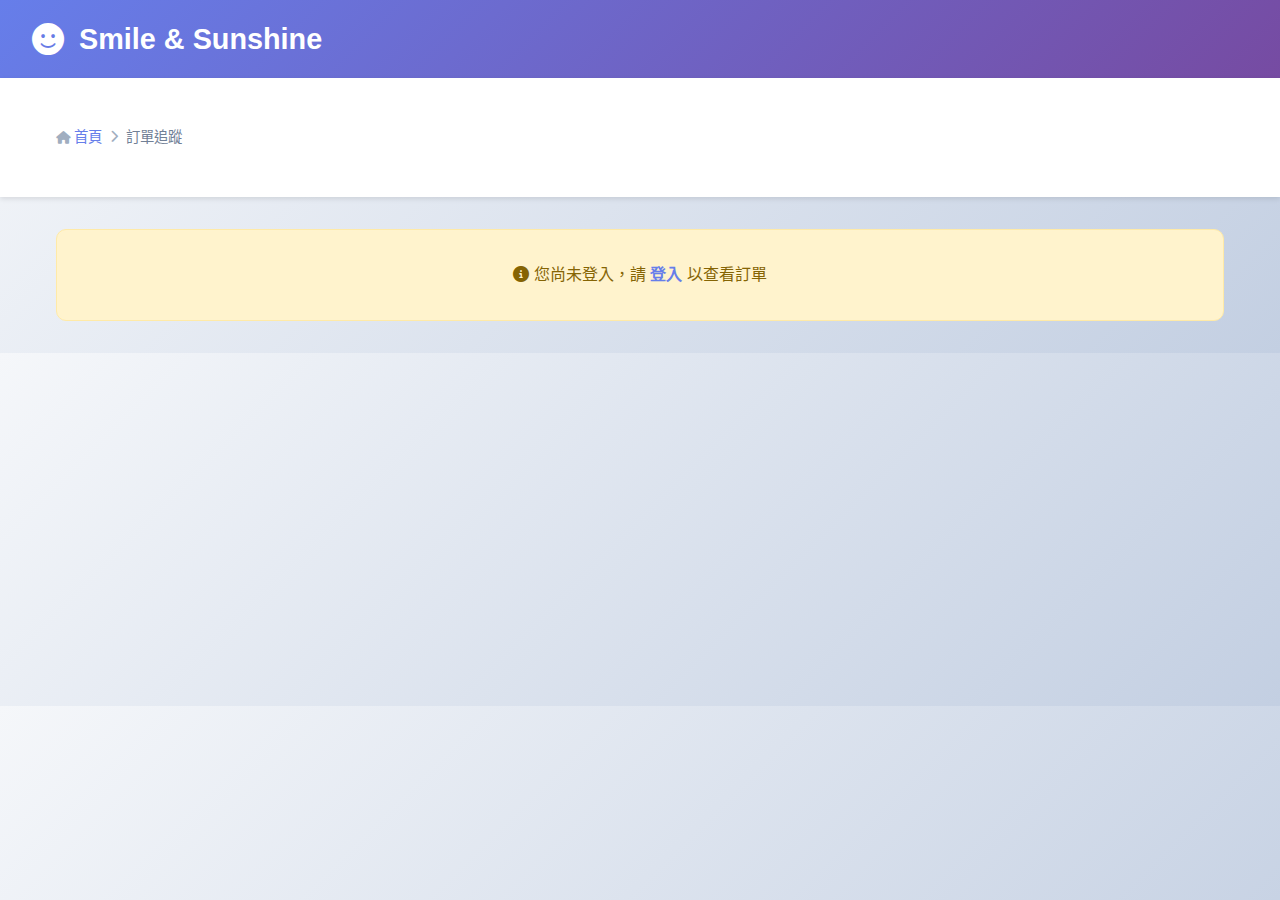
<file: 購物商城/order-tracking.html>
<!-- 客戶 我的訂單頁面 -->

<!DOCTYPE html>
<html lang="zh-TW">
  <head>
    <meta charset="UTF-8" />
    <meta name="viewport" content="width=device-width, initial-scale=1.0" />
    <title>訂單追蹤 - Smile & Sunshine Toys</title>
    <script src="https://code.jquery.com/jquery-3.6.0.min.js"></script>
    <link
      rel="stylesheet"
      href="https://cdnjs.cloudflare.com/ajax/libs/font-awesome/6.7.2/css/all.min.css"
    />
    <script src="JS/theme.js"></script>
    <link rel="stylesheet" href="CSS/order-tracking.css" />
    <script src="JS/order-tracking.js" defer></script>
  </head>
  <body class="client-mode">
    <!-- 頁頭 -->
    <header class="theme-header">
      <div class="header-content">
        <div class="logo">
          <i class="fas fa-smile"></i>
          <h1>Smile & Sunshine</h1>
        </div>
        <div class="nav-links" id="nav-links">
          <!-- 導航鏈接會通過 JS 動態生成 -->
        </div>
      </div>
    </header>

    <!-- 麵包屑導航 -->
    <div class="breadcrumb">
      <div class="container">
        <a href="index.html"><i class="fas fa-home"></i> 首頁</a>
        <i class="fas fa-chevron-right"></i>
        <span class="current">訂單追蹤</span>
      </div>
    </div>

    <!-- 主內容區 -->
    <div class="container">
      <!-- 登入提示 -->
      <div class="login-prompt" id="login-prompt" style="display: none">
        <i class="fas fa-info-circle"></i>
        您尚未登入，請 <a href="login.html">登入</a> 以查看訂單
      </div>

      <!-- 訂單追蹤內容 -->
      <div
        class="order-tracking-content"
        id="order-tracking-content"
        style="display: none"
      >
        <!-- 頁面標題 -->
        <div class="page-header">
          <h1><i class="fas fa-clipboard-list"></i> 我的訂單</h1>
          <p>查看和管理您的所有訂單</p>
        </div>

        <!-- 統計卡片 -->
        <div class="stats-cards">
          <div class="stat-card">
            <div class="stat-icon pending">
              <i class="fas fa-clock"></i>
            </div>
            <div class="stat-info">
              <div class="stat-number" id="pending-count">0</div>
              <div class="stat-label">處理中</div>
            </div>
          </div>
          <div class="stat-card">
            <div class="stat-icon shipped">
              <i class="fas fa-shipping-fast"></i>
            </div>
            <div class="stat-info">
              <div class="stat-number" id="shipped-count">0</div>
              <div class="stat-label">已發貨</div>
            </div>
          </div>
          <div class="stat-card">
            <div class="stat-icon delivered">
              <i class="fas fa-check-circle"></i>
            </div>
            <div class="stat-info">
              <div class="stat-number" id="delivered-count">0</div>
              <div class="stat-label">已送達</div>
            </div>
          </div>
          <div class="stat-card">
            <div class="stat-icon total">
              <i class="fas fa-boxes"></i>
            </div>
            <div class="stat-info">
              <div class="stat-number" id="total-count">0</div>
              <div class="stat-label">總訂單</div>
            </div>
          </div>
        </div>

        <!-- 搜索和篩選 -->
        <div class="filter-section">
          <div class="search-box">
            <i class="fas fa-search"></i>
            <input
              type="text"
              id="order-search"
              placeholder="搜尋訂單編號或商品名稱..."
            />
          </div>
          <div class="filter-options">
            <select id="status-filter">
              <option value="">所有狀態</option>
              <option value="pending">處理中</option>
              <option value="confirmed">已確認</option>
              <option value="shipped">已發貨</option>
              <option value="delivered">已送達</option>
              <option value="cancelled">已取消</option>
            </select>
            <select id="time-filter">
              <option value="">所有時間</option>
              <option value="7days">最近7天</option>
              <option value="30days">最近30天</option>
              <option value="3months">最近3個月</option>
              <option value="6months">最近6個月</option>
            </select>
          </div>
        </div>

        <!-- 訂單列表 -->
        <div class="orders-container">
          <div class="orders-list" id="orders-list">
            <!-- 訂單卡片會通過 JS 動態生成 -->
          </div>

          <!-- 空狀態 -->
          <div class="empty-state" id="empty-state">
            <div class="empty-icon">
              <i class="fas fa-box-open"></i>
            </div>
            <h2>還沒有任何訂單</h2>
            <p>開始購物，您的訂單將顯示在這裡</p>
            <a href="index.html" class="shop-btn">
              <i class="fas fa-shopping-bag"></i> 去購物
            </a>
          </div>

          <!-- 加載更多 -->
          <div class="load-more" id="load-more" style="display: none">
            <button id="load-more-btn">
              <i class="fas fa-redo"></i> 載入更多訂單
            </button>
          </div>
        </div>
      </div>

      <!-- 訂單詳情模態框 -->
      <div class="modal" id="order-detail-modal">
        <div class="modal-content large">
          <div class="modal-header">
            <h2>訂單詳情</h2>
            <button class="close-modal" onclick="closeOrderModal()">
              <i class="fas fa-times"></i>
            </button>
          </div>
          <div class="modal-body">
            <div class="order-detail-content" id="order-detail-content">
              <!-- 訂單詳情會通過 JS 動態生成 -->
            </div>
          </div>
        </div>
      </div>
    </div>
  </body>
</html>
</file>
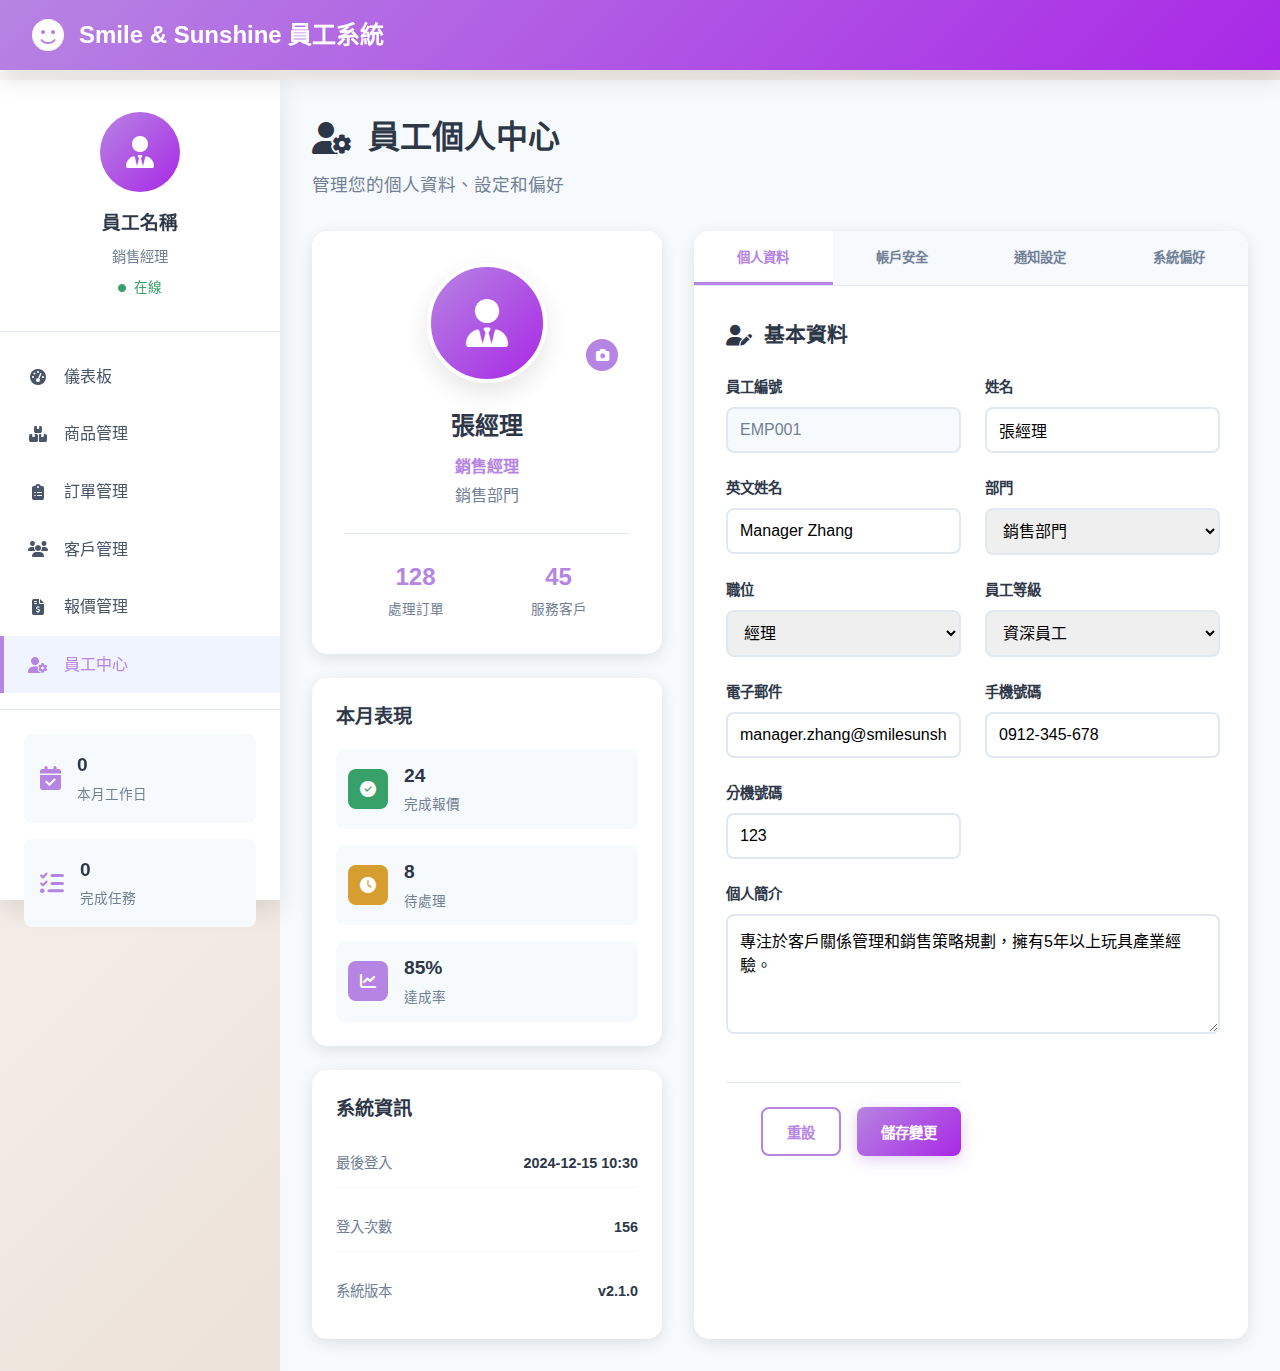
<file: 購物商城/staff-profile.html>
<!-- 員工 員工信息頁面 -->

<!DOCTYPE html>
<html lang="zh-TW">
  <head>
    <meta charset="UTF-8" />
    <meta name="viewport" content="width=device-width, initial-scale=1.0" />
    <title>員工中心 - Smile & Sunshine Toys</title>
    <script src="https://code.jquery.com/jquery-3.6.0.min.js"></script>
    <link
      rel="stylesheet"
      href="https://cdnjs.cloudflare.com/ajax/libs/font-awesome/6.7.2/css/all.min.css"
    />
    <link rel="stylesheet" href="CSS/staff-profile.css" />
    <script src="JS/staff-profile.js" defer></script>
  </head>
  <body class="staff-mode">
    <!-- 頁頭 -->
    <header class="theme-header">
      <div class="header-content">
        <div class="logo">
          <i class="fas fa-smile"></i>
          <h1>Smile & Sunshine 員工系統</h1>
        </div>
        <div class="nav-links" id="nav-links">
          <!-- 導航鏈接會通過 JS 動態生成 -->
        </div>
      </div>
    </header>

    <!-- 主內容區 -->
    <div class="dashboard-container">
      <!-- 側邊欄 -->
      <div class="sidebar">
        <div class="staff-info">
          <div class="staff-avatar">
            <i class="fas fa-user-tie"></i>
          </div>
          <div class="staff-details">
            <h3 id="staff-name">員工名稱</h3>
            <p>銷售經理</p>
            <div class="staff-status">
              <i class="fas fa-circle"></i>
              <span>在線</span>
            </div>
          </div>
        </div>

        <nav class="sidebar-nav">
          <a href="sales-dashboard.html" class="nav-item">
            <i class="fas fa-tachometer-alt"></i>
            <span>儀表板</span>
          </a>
          <a href="product-management.html" class="nav-item">
            <i class="fas fa-boxes"></i>
            <span>商品管理</span>
          </a>
          <a href="order-management.html" class="nav-item">
            <i class="fas fa-clipboard-list"></i>
            <span>訂單管理</span>
          </a>
          <a href="customer-management.html" class="nav-item">
            <i class="fas fa-users"></i>
            <span>客戶管理</span>
          </a>
          <a href="quotation-management.html" class="nav-item">
            <i class="fas fa-file-invoice-dollar"></i>
            <span>報價管理</span>
          </a>
          <a href="staff-profile.html" class="nav-item active">
            <i class="fas fa-user-cog"></i>
            <span>員工中心</span>
          </a>
        </nav>

        <div class="sidebar-footer">
          <div class="quick-stats">
            <div class="quick-stat">
              <i class="fas fa-calendar-check"></i>
              <div>
                <span class="stat-number" id="work-days">0</span>
                <span class="stat-label">本月工作日</span>
              </div>
            </div>
            <div class="quick-stat">
              <i class="fas fa-tasks"></i>
              <div>
                <span class="stat-number" id="completed-tasks">0</span>
                <span class="stat-label">完成任務</span>
              </div>
            </div>
          </div>
        </div>
      </div>

      <!-- 主內容 -->
      <div class="main-content">
        <!-- 頁面標題 -->
        <div class="page-header">
          <div class="header-title">
            <h1><i class="fas fa-user-cog"></i> 員工個人中心</h1>
            <p>管理您的個人資料、設定和偏好</p>
          </div>
        </div>

        <div class="profile-layout">
          <!-- 左側 - 個人資料卡片 -->
          <div class="profile-sidebar">
            <!-- 個人資料卡片 -->
            <div class="profile-card">
              <div class="profile-avatar">
                <div class="avatar-image">
                  <i class="fas fa-user-tie"></i>
                </div>
                <button class="avatar-edit-btn" onclick="editAvatar()">
                  <i class="fas fa-camera"></i>
                </button>
              </div>
              <div class="profile-info">
                <h2 id="profile-name">張經理</h2>
                <p class="profile-role">銷售經理</p>
                <p class="profile-department">銷售部門</p>
                <div class="profile-stats">
                  <div class="profile-stat">
                    <span class="stat-value" id="profile-orders">128</span>
                    <span class="stat-label">處理訂單</span>
                  </div>
                  <div class="profile-stat">
                    <span class="stat-value" id="profile-customers">45</span>
                    <span class="stat-label">服務客戶</span>
                  </div>
                </div>
              </div>
            </div>

            <!-- 快速數據 -->
            <div class="quick-data-card">
              <h3>本月表現</h3>
              <div class="quick-data-grid">
                <div class="data-item">
                  <div class="data-icon success">
                    <i class="fas fa-check-circle"></i>
                  </div>
                  <div class="data-content">
                    <span class="data-value">24</span>
                    <span class="data-label">完成報價</span>
                  </div>
                </div>
                <div class="data-item">
                  <div class="data-icon warning">
                    <i class="fas fa-clock"></i>
                  </div>
                  <div class="data-content">
                    <span class="data-value">8</span>
                    <span class="data-label">待處理</span>
                  </div>
                </div>
                <div class="data-item">
                  <div class="data-icon primary">
                    <i class="fas fa-chart-line"></i>
                  </div>
                  <div class="data-content">
                    <span class="data-value">85%</span>
                    <span class="data-label">達成率</span>
                  </div>
                </div>
              </div>
            </div>

            <!-- 系統資訊 -->
            <div class="system-info-card">
              <h3>系統資訊</h3>
              <div class="system-info">
                <div class="info-item">
                  <span class="info-label">最後登入</span>
                  <span class="info-value" id="last-login"
                    >2024-12-15 10:30</span
                  >
                </div>
                <div class="info-item">
                  <span class="info-label">登入次數</span>
                  <span class="info-value" id="login-count">156</span>
                </div>
                <div class="info-item">
                  <span class="info-label">系統版本</span>
                  <span class="info-value">v2.1.0</span>
                </div>
              </div>
            </div>
          </div>

          <!-- 右側 - 內容區域 -->
          <div class="profile-content">
            <!-- 導航標籤 -->
            <div class="profile-tabs">
              <button class="tab-btn active" data-tab="personal">
                個人資料
              </button>
              <button class="tab-btn" data-tab="security">帳戶安全</button>
              <button class="tab-btn" data-tab="notifications">通知設定</button>
              <button class="tab-btn" data-tab="preferences">系統偏好</button>
            </div>

            <!-- 標籤內容 -->
            <div class="tab-content">
              <!-- 個人資料標籤 -->
              <div class="tab-pane active" id="personal-tab">
                <div class="form-card">
                  <h3><i class="fas fa-user-edit"></i> 基本資料</h3>
                  <form id="personal-form" class="form-grid">
                    <div class="form-group">
                      <label class="form-label">員工編號</label>
                      <input
                        type="text"
                        class="form-input"
                        value="EMP001"
                        readonly
                      />
                    </div>
                    <div class="form-group">
                      <label class="form-label">姓名</label>
                      <input
                        type="text"
                        id="staff-fullname"
                        class="form-input"
                        value="張經理"
                        required
                      />
                    </div>
                    <div class="form-group">
                      <label class="form-label">英文姓名</label>
                      <input
                        type="text"
                        id="staff-english-name"
                        class="form-input"
                        value="Manager Zhang"
                      />
                    </div>
                    <div class="form-group">
                      <label class="form-label">部門</label>
                      <select
                        id="staff-department"
                        class="form-select"
                        required
                      >
                        <option value="sales">銷售部門</option>
                        <option value="customer-service">客戶服務</option>
                        <option value="warehouse">倉儲管理</option>
                        <option value="admin">行政管理</option>
                      </select>
                    </div>
                    <div class="form-group">
                      <label class="form-label">職位</label>
                      <select id="staff-position" class="form-select" required>
                        <option value="manager">經理</option>
                        <option value="specialist">專員</option>
                        <option value="assistant">助理</option>
                        <option value="director">總監</option>
                      </select>
                    </div>
                    <div class="form-group">
                      <label class="form-label">員工等級</label>
                      <select id="staff-level" class="form-select" required>
                        <option value="senior">資深員工</option>
                        <option value="regular">正式員工</option>
                        <option value="junior">初級員工</option>
                      </select>
                    </div>
                    <div class="form-group">
                      <label class="form-label">電子郵件</label>
                      <input
                        type="email"
                        id="staff-email"
                        class="form-input"
                        value="manager.zhang@smilesunshine.com"
                        required
                      />
                    </div>
                    <div class="form-group">
                      <label class="form-label">手機號碼</label>
                      <input
                        type="tel"
                        id="staff-phone"
                        class="form-input"
                        value="0912-345-678"
                        required
                      />
                    </div>
                    <div class="form-group">
                      <label class="form-label">分機號碼</label>
                      <input
                        type="text"
                        id="staff-extension"
                        class="form-input"
                        value="123"
                      />
                    </div>
                    <div class="form-group full-width">
                      <label class="form-label">個人簡介</label>
                      <textarea
                        id="staff-bio"
                        class="form-textarea"
                        rows="4"
                        placeholder="簡述您的專業背景和專長..."
                      >
專注於客戶關係管理和銷售策略規劃，擁有5年以上玩具產業經驗。</textarea
                      >
                    </div>
                    <div class="form-actions">
                      <button
                        type="button"
                        class="btn-secondary"
                        onclick="resetPersonalForm()"
                      >
                        重設
                      </button>
                      <button
                        type="button"
                        class="btn-primary"
                        onclick="savePersonalInfo()"
                      >
                        儲存變更
                      </button>
                    </div>
                  </form>
                </div>
              </div>

              <!-- 帳戶安全標籤 -->
              <div class="tab-pane" id="security-tab">
                <div class="form-card">
                  <h3><i class="fas fa-shield-alt"></i> 密碼修改</h3>
                  <form id="security-form" class="form-grid">
                    <div class="form-group">
                      <label class="form-label">目前密碼</label>
                      <input
                        type="password"
                        id="current-password"
                        class="form-input"
                        required
                      />
                      <div class="form-hint">請輸入您目前的登入密碼</div>
                    </div>
                    <div class="form-group">
                      <label class="form-label">新密碼</label>
                      <input
                        type="password"
                        id="new-password"
                        class="form-input"
                        required
                      />
                      <div class="password-strength">
                        <div class="strength-bar">
                          <div
                            class="strength-fill"
                            id="password-strength-fill"
                          ></div>
                        </div>
                        <span class="strength-text" id="password-strength-text"
                          >密碼強度</span
                        >
                      </div>
                    </div>
                    <div class="form-group">
                      <label class="form-label">確認新密碼</label>
                      <input
                        type="password"
                        id="confirm-password"
                        class="form-input"
                        required
                      />
                      <div class="form-hint">請再次輸入新密碼以確認</div>
                    </div>
                    <div class="password-requirements">
                      <h4>密碼要求：</h4>
                      <ul>
                        <li id="req-length">至少8個字符</li>
                        <li id="req-uppercase">包含大寫字母</li>
                        <li id="req-lowercase">包含小寫字母</li>
                        <li id="req-number">包含數字</li>
                        <li id="req-special">包含特殊字符</li>
                      </ul>
                    </div>
                    <div class="form-actions">
                      <button
                        type="button"
                        class="btn-secondary"
                        onclick="resetSecurityForm()"
                      >
                        取消
                      </button>
                      <button
                        type="button"
                        class="btn-primary"
                        onclick="changePassword()"
                      >
                        更新密碼
                      </button>
                    </div>
                  </form>
                </div>

                <div class="form-card">
                  <h3><i class="fas fa-lock"></i> 登入安全</h3>
                  <div class="security-settings">
                    <div class="security-item">
                      <div class="security-info">
                        <h4>兩步驟驗證</h4>
                        <p>為您的帳戶增加額外安全層級</p>
                      </div>
                      <label class="toggle-switch">
                        <input type="checkbox" id="two-factor-auth" />
                        <span class="toggle-slider"></span>
                      </label>
                    </div>
                    <div class="security-item">
                      <div class="security-info">
                        <h4>登入通知</h4>
                        <p>當有新裝置登入時發送通知</p>
                      </div>
                      <label class="toggle-switch">
                        <input
                          type="checkbox"
                          id="login-notifications"
                          checked
                        />
                        <span class="toggle-slider"></span>
                      </label>
                    </div>
                    <div class="security-item">
                      <div class="security-info">
                        <h4>工作階段管理</h4>
                        <p>查看和管理您的登入工作階段</p>
                      </div>
                      <button class="btn-secondary" onclick="viewSessions()">
                        管理
                      </button>
                    </div>
                  </div>
                </div>
              </div>

              <!-- 通知設定標籤 -->
              <div class="tab-pane" id="notifications-tab">
                <div class="form-card">
                  <h3><i class="fas fa-bell"></i> 通知偏好設定</h3>
                  <div class="notification-settings">
                    <div class="notification-category">
                      <h4>系統通知</h4>
                      <div class="notification-item">
                        <div class="notification-info">
                          <h5>系統維護通知</h5>
                          <p>系統維護和更新相關通知</p>
                        </div>
                        <label class="toggle-switch">
                          <input type="checkbox" id="sys-maintenance" checked />
                          <span class="toggle-slider"></span>
                        </label>
                      </div>
                      <div class="notification-item">
                        <div class="notification-info">
                          <h5>安全性通知</h5>
                          <p>帳戶安全和異常登入通知</p>
                        </div>
                        <label class="toggle-switch">
                          <input type="checkbox" id="sys-security" checked />
                          <span class="toggle-slider"></span>
                        </label>
                      </div>
                    </div>

                    <div class="notification-category">
                      <h4>業務通知</h4>
                      <div class="notification-item">
                        <div class="notification-info">
                          <h5>新訂單通知</h5>
                          <p>當有新訂單建立時通知</p>
                        </div>
                        <label class="toggle-switch">
                          <input type="checkbox" id="biz-new-orders" checked />
                          <span class="toggle-slider"></span>
                        </label>
                      </div>
                      <div class="notification-item">
                        <div class="notification-info">
                          <h5>庫存警報</h5>
                          <p>商品庫存不足時通知</p>
                        </div>
                        <label class="toggle-switch">
                          <input type="checkbox" id="biz-low-stock" checked />
                          <span class="toggle-slider"></span>
                        </label>
                      </div>
                      <div class="notification-item">
                        <div class="notification-info">
                          <h5>客戶訊息</h5>
                          <p>客戶發送新訊息時通知</p>
                        </div>
                        <label class="toggle-switch">
                          <input
                            type="checkbox"
                            id="biz-customer-messages"
                            checked
                          />
                          <span class="toggle-slider"></span>
                        </label>
                      </div>
                    </div>

                    <div class="notification-category">
                      <h4>郵件通知</h4>
                      <div class="notification-item">
                        <div class="notification-info">
                          <h5>日報表郵件</h5>
                          <p>每日業務報表摘要</p>
                        </div>
                        <label class="toggle-switch">
                          <input
                            type="checkbox"
                            id="email-daily-report"
                            checked
                          />
                          <span class="toggle-slider"></span>
                        </label>
                      </div>
                      <div class="notification-item">
                        <div class="notification-info">
                          <h5>週報表郵件</h5>
                          <p>每週業務績效報告</p>
                        </div>
                        <label class="toggle-switch">
                          <input type="checkbox" id="email-weekly-report" />
                          <span class="toggle-slider"></span>
                        </label>
                      </div>
                    </div>
                  </div>
                  <div class="form-actions">
                    <button
                      type="button"
                      class="btn-secondary"
                      onclick="resetNotificationSettings()"
                    >
                      重設預設
                    </button>
                    <button
                      type="button"
                      class="btn-primary"
                      onclick="saveNotificationSettings()"
                    >
                      儲存設定
                    </button>
                  </div>
                </div>
              </div>

              <!-- 系統偏好標籤 -->
              <div class="tab-pane" id="preferences-tab">
                <div class="form-card">
                  <h3><i class="fas fa-palette"></i> 介面設定</h3>
                  <div class="preference-settings">
                    <div class="preference-item">
                      <div class="preference-info">
                        <h4>主題模式</h4>
                        <p>選擇您偏好的介面外觀</p>
                      </div>
                      <div class="theme-selector">
                        <label class="theme-option">
                          <input
                            type="radio"
                            name="theme"
                            value="light"
                            checked
                          />
                          <div class="theme-preview light">
                            <i class="fas fa-sun"></i>
                            <span>淺色模式</span>
                          </div>
                        </label>
                        <label class="theme-option">
                          <input type="radio" name="theme" value="dark" />
                          <div class="theme-preview dark">
                            <i class="fas fa-moon"></i>
                            <span>深色模式</span>
                          </div>
                        </label>
                        <label class="theme-option">
                          <input type="radio" name="theme" value="auto" />
                          <div class="theme-preview auto">
                            <i class="fas fa-adjust"></i>
                            <span>自動</span>
                          </div>
                        </label>
                      </div>
                    </div>

                    <div class="preference-item">
                      <div class="preference-info">
                        <h4>語言設定</h4>
                        <p>選擇系統顯示語言</p>
                      </div>
                      <select id="language-preference" class="form-select">
                        <option value="zh-TW">繁體中文</option>
                        <option value="en-US">English</option>
                        <option value="ja-JP">日本語</option>
                      </select>
                    </div>

                    <div class="preference-item">
                      <div class="preference-info">
                        <h4>時區設定</h4>
                        <p>設定您的本地時區</p>
                      </div>
                      <select id="timezone-preference" class="form-select">
                        <option value="Asia/Taipei">台北時間 (UTC+8)</option>
                        <option value="Asia/Tokyo">東京時間 (UTC+9)</option>
                        <option value="America/New_York">
                          紐約時間 (UTC-5)
                        </option>
                        <option value="Europe/London">倫敦時間 (UTC+0)</option>
                      </select>
                    </div>
                  </div>
                </div>

                <div class="form-card">
                  <h3><i class="fas fa-sliders-h"></i> 工作區設定</h3>
                  <div class="preference-settings">
                    <div class="preference-item">
                      <div class="preference-info">
                        <h4>預設頁面</h4>
                        <p>設定登入後的預設顯示頁面</p>
                      </div>
                      <select id="default-page" class="form-select">
                        <option value="dashboard">儀表板</option>
                        <option value="orders">訂單管理</option>
                        <option value="customers">客戶管理</option>
                        <option value="products">商品管理</option>
                      </select>
                    </div>

                    <div class="preference-item">
                      <div class="preference-info">
                        <h4>每頁顯示數量</h4>
                        <p>設定列表頁面每頁顯示的項目數量</p>
                      </div>
                      <select id="page-size" class="form-select">
                        <option value="10">10 筆</option>
                        <option value="25" selected>25 筆</option>
                        <option value="50">50 筆</option>
                        <option value="100">100 筆</option>
                      </select>
                    </div>

                    <div class="preference-item">
                      <div class="preference-info">
                        <h4>自動重新整理</h4>
                        <p>設定資料自動重新整理的間隔</p>
                      </div>
                      <select id="auto-refresh" class="form-select">
                        <option value="0">不自動重新整理</option>
                        <option value="30000">30 秒</option>
                        <option value="60000" selected>1 分鐘</option>
                        <option value="300000">5 分鐘</option>
                      </select>
                    </div>
                  </div>
                </div>

                <div class="form-actions">
                  <button
                    type="button"
                    class="btn-secondary"
                    onclick="resetPreferences()"
                  >
                    重設預設
                  </button>
                  <button
                    type="button"
                    class="btn-primary"
                    onclick="savePreferences()"
                  >
                    儲存設定
                  </button>
                </div>
              </div>
            </div>
          </div>
        </div>
      </div>
    </div>

    <!-- 頭像編輯模態框 -->
    <div class="modal" id="avatar-modal">
      <div class="modal-content">
        <div class="modal-header">
          <h3>更換頭像</h3>
          <button class="close-modal" onclick="closeAvatarModal()">
            <i class="fas fa-times"></i>
          </button>
        </div>
        <div class="modal-body">
          <div class="avatar-options">
            <div class="avatar-option active" data-avatar="user-tie">
              <i class="fas fa-user-tie"></i>
            </div>
            <div class="avatar-option" data-avatar="user">
              <i class="fas fa-user"></i>
            </div>
            <div class="avatar-option" data-avatar="user-graduate">
              <i class="fas fa-user-graduate"></i>
            </div>
            <div class="avatar-option" data-avatar="user-ninja">
              <i class="fas fa-user-ninja"></i>
            </div>
            <div class="avatar-option" data-avatar="user-astronaut">
              <i class="fas fa-user-astronaut"></i>
            </div>
            <div class="avatar-option" data-avatar="user-md">
              <i class="fas fa-user-md"></i>
            </div>
          </div>
          <div class="avatar-preview">
            <div class="preview-image">
              <i class="fas fa-user-tie" id="avatar-preview-icon"></i>
            </div>
            <p>預覽頭像</p>
          </div>
        </div>
        <div class="modal-actions">
          <button class="btn-secondary" onclick="closeAvatarModal()">
            取消
          </button>
          <button class="btn-primary" onclick="saveAvatar()">確認更換</button>
        </div>
      </div>
    </div>

    <!-- 工作階段管理模態框 -->
    <div class="modal" id="sessions-modal">
      <div class="modal-content">
        <div class="modal-header">
          <h3>登入工作階段管理</h3>
          <button class="close-modal" onclick="closeSessionsModal()">
            <i class="fas fa-times"></i>
          </button>
        </div>
        <div class="modal-body">
          <div class="sessions-list">
            <div class="session-item current">
              <div class="session-info">
                <h4>當前工作階段</h4>
                <p>Chrome • Windows 10 • 台北</p>
                <span class="session-time">登入時間: 2024-12-15 10:30</span>
              </div>
              <span class="session-status active">當前使用中</span>
            </div>
            <div class="session-item">
              <div class="session-info">
                <h4>其他工作階段</h4>
                <p>Safari • macOS • 台北</p>
                <span class="session-time">最後活動: 2024-12-14 16:45</span>
              </div>
              <button class="btn-secondary small" onclick="logoutSession(this)">
                登出
              </button>
            </div>
            <div class="session-item">
              <div class="session-info">
                <h4>其他工作階段</h4>
                <p>Firefox • Android • 台北</p>
                <span class="session-time">最後活動: 2024-12-13 09:15</span>
              </div>
              <button class="btn-secondary small" onclick="logoutSession(this)">
                登出
              </button>
            </div>
          </div>
        </div>
        <div class="modal-actions">
          <button class="btn-secondary" onclick="logoutAllSessions()">
            登出所有其他工作階段
          </button>
          <button class="btn-primary" onclick="closeSessionsModal()">
            關閉
          </button>
        </div>
      </div>
    </div>
  </body>
</html>
</file>
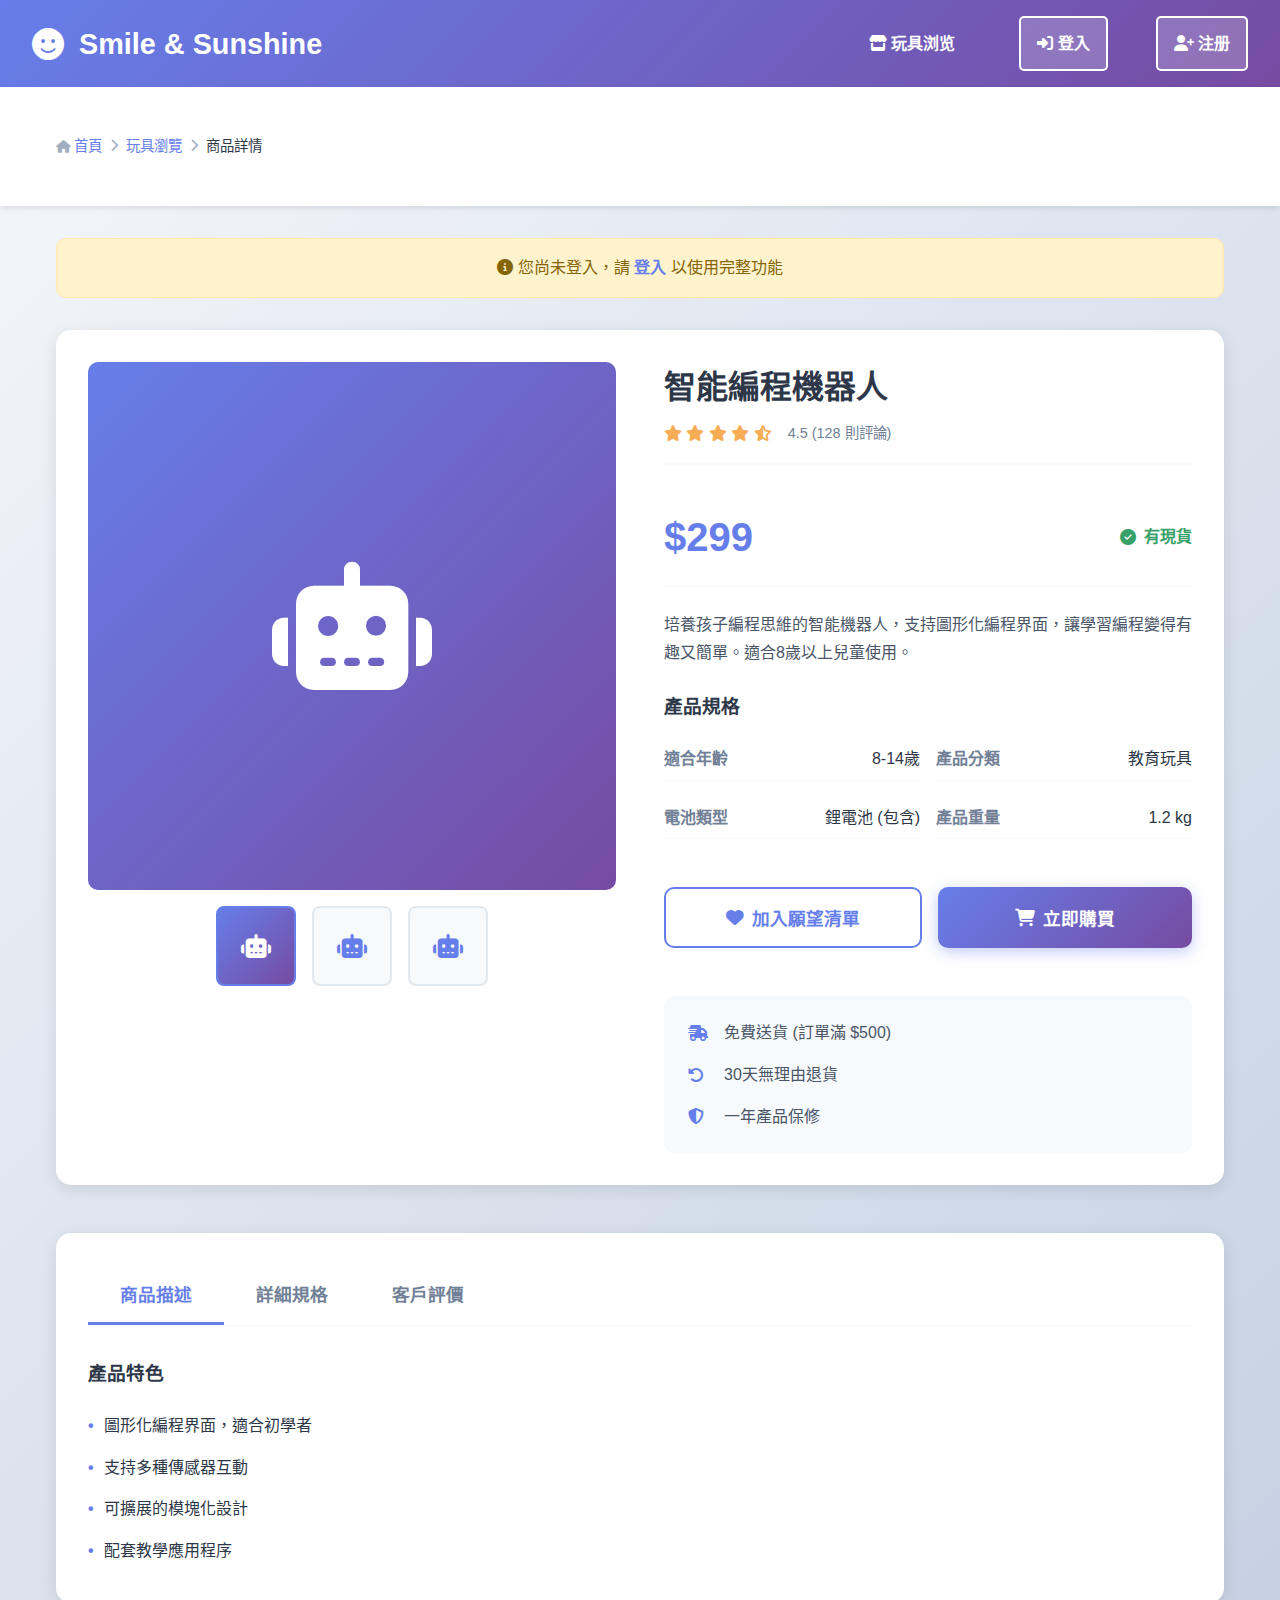
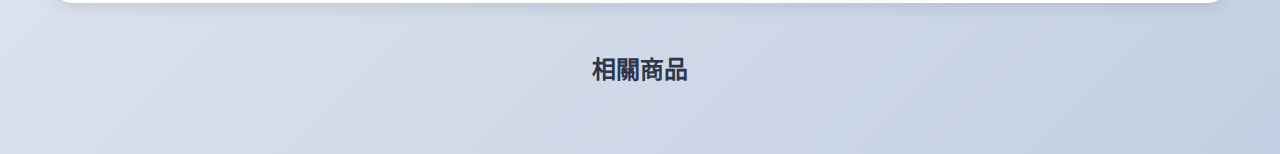
<file: 購物商城/toy-detail.html>
<!-- 客戶 產品詳細信息頁面 -->

<!DOCTYPE html>
<html lang="zh-TW">
  <head>
    <meta charset="UTF-8" />
    <meta name="viewport" content="width=device-width, initial-scale=1.0" />
    <title>商品詳情 - Smile & Sunshine Toys</title>
    <script src="https://code.jquery.com/jquery-3.6.0.min.js"></script>
    <link
      rel="stylesheet"
      href="https://cdnjs.cloudflare.com/ajax/libs/font-awesome/6.7.2/css/all.min.css"
    />
    <script src="JS/theme.js"></script>
    <link rel="stylesheet" href="CSS/toy-detail.css" />
    <script src="JS/toy-detail.js" defer></script>
  </head>

  <body class="client-mode">
    <!-- 頁頭 -->
    <header class="theme-header">
      <div class="header-content">
        <div class="logo">
          <i class="fas fa-smile"></i>
          <h1>Smile & Sunshine</h1>
        </div>
        <div class="nav-links" id="nav-links">
          <!-- 導航鏈接會通過 JS 動態生成 -->
        </div>
      </div>
    </header>

    <!-- 麵包屑導航 -->
    <div class="breadcrumb">
      <div class="container">
        <a href="index.html"><i class="fas fa-home"></i> 首頁</a>
        <i class="fas fa-chevron-right"></i>
        <a href="index.html">玩具瀏覽</a>
        <i class="fas fa-chevron-right"></i>
        <span id="current-toy-name">商品詳情</span>
      </div>
    </div>

    <!-- 主內容區 -->
    <div class="container">
      <!-- 登入提示 -->
      <div class="login-prompt" id="login-prompt" style="display: none">
        <i class="fas fa-info-circle"></i>
        您尚未登入，請 <a href="login.html">登入</a> 以使用完整功能
      </div>

      <div class="toy-detail-container">
        <!-- 商品圖片區 -->
        <div class="toy-gallery">
          <div class="main-image">
            <div class="image-placeholder" id="main-image">
              <i class="fas fa-robot" id="toy-icon"></i>
            </div>
          </div>
          <div class="image-thumbnails">
            <div class="thumbnail active" data-image="robot">
              <i class="fas fa-robot"></i>
            </div>
            <div class="thumbnail" data-image="angle">
              <i class="fas fa-robot"></i>
            </div>
            <div class="thumbnail" data-image="action">
              <i class="fas fa-robot"></i>
            </div>
          </div>
        </div>

        <!-- 商品信息區 -->
        <div class="toy-info">
          <div class="toy-header">
            <h1 class="toy-title" id="toy-title">智能編程機器人</h1>
            <div class="toy-rating">
              <div class="stars">
                <i class="fas fa-star"></i>
                <i class="fas fa-star"></i>
                <i class="fas fa-star"></i>
                <i class="fas fa-star"></i>
                <i class="fas fa-star-half-alt"></i>
              </div>
              <span class="rating-text">4.5 (128 則評論)</span>
            </div>
          </div>

          <div class="toy-price-section">
            <div class="price" id="toy-price">$299</div>
            <div class="stock-status" id="stock-status">
              <i class="fas fa-check-circle"></i>
              <span>有現貨</span>
            </div>
          </div>

          <div class="toy-description">
            <p id="toy-description">
              培養孩子編程思維的智能機器人，支持圖形化編程界面，讓學習編程變得有趣又簡單。適合8歲以上兒童使用。
            </p>
          </div>

          <div class="toy-specs">
            <h3>產品規格</h3>
            <div class="specs-grid">
              <div class="spec-item">
                <span class="spec-label">適合年齡</span>
                <span class="spec-value">8-14歲</span>
              </div>
              <div class="spec-item">
                <span class="spec-label">產品分類</span>
                <span class="spec-value" id="toy-category">教育玩具</span>
              </div>
              <div class="spec-item">
                <span class="spec-label">電池類型</span>
                <span class="spec-value">鋰電池 (包含)</span>
              </div>
              <div class="spec-item">
                <span class="spec-label">產品重量</span>
                <span class="spec-value">1.2 kg</span>
              </div>
            </div>
          </div>

          <div class="action-buttons">
            <button class="wishlist-btn" id="add-to-wishlist">
              <i class="fas fa-heart"></i>
              加入願望清單
            </button>
            <button class="buy-now-btn" id="buy-now">
              <i class="fas fa-shopping-cart"></i>
              立即購買
            </button>
          </div>

          <div class="delivery-info">
            <div class="info-item">
              <i class="fas fa-shipping-fast"></i>
              <span>免費送貨 (訂單滿 $500)</span>
            </div>
            <div class="info-item">
              <i class="fas fa-undo-alt"></i>
              <span>30天無理由退貨</span>
            </div>
            <div class="info-item">
              <i class="fas fa-shield-alt"></i>
              <span>一年產品保修</span>
            </div>
          </div>
        </div>
      </div>

      <!-- 商品詳情標籤頁 -->
      <div class="toy-tabs">
        <div class="tab-headers">
          <button class="tab-header active" data-tab="description">
            商品描述
          </button>
          <button class="tab-header" data-tab="specs">詳細規格</button>
          <button class="tab-header" data-tab="reviews">客戶評價</button>
        </div>

        <div class="tab-content">
          <div class="tab-pane active" id="description">
            <h3>產品特色</h3>
            <ul>
              <li>圖形化編程界面，適合初學者</li>
              <li>支持多種傳感器互動</li>
              <li>可擴展的模塊化設計</li>
              <li>配套教學應用程序</li>
            </ul>
          </div>

          <div class="tab-pane" id="specs">
            <div class="specs-detail">
              <div class="spec-row">
                <span class="spec-name">產品尺寸</span>
                <span class="spec-value">15 x 10 x 8 cm</span>
              </div>
              <div class="spec-row">
                <span class="spec-name">電池續航</span>
                <span class="spec-value">約 3 小時</span>
              </div>
              <div class="spec-row">
                <span class="spec-name">充電時間</span>
                <span class="spec-value">約 2 小時</span>
              </div>
            </div>
          </div>

          <div class="tab-pane" id="reviews">
            <div class="review-summary">
              <div class="average-rating">
                <div class="rating-score">4.5</div>
                <div class="rating-stars">
                  <i class="fas fa-star"></i>
                  <i class="fas fa-star"></i>
                  <i class="fas fa-star"></i>
                  <i class="fas fa-star"></i>
                  <i class="fas fa-star-half-alt"></i>
                </div>
                <div class="rating-count">128 則評論</div>
              </div>
            </div>
          </div>
        </div>
      </div>

      <!-- 相關商品 -->
      <div class="related-products">
        <h2>相關商品</h2>
        <div class="related-grid" id="related-toys">
          <!-- 相關商品會通過 JS 動態加載 -->
        </div>
      </div>
    </div>
  </body>
</html>
</file>
<file: style.css>
/* 引入 Google Fonts 的 Poppins 字體 */
@import url("https://fonts.googleapis.com/css2?family=Poppins:wght@300;400;500;600;700;800;900&display=swap");

/* 全域重置樣式 */
* {
  margin: 0; /* 移除外邊距 */
  padding: 0; /* 移除內邊距 */
  box-sizing: border-box; /* 確保盒模型計算包含邊框和內距 */
  text-decoration: none; /* 移除文字裝飾（如下劃線） */
  list-style: none; /* 移除列表樣式（如圓點） */
  border: none; /* 移除邊框 */
  outline: none; /* 移除輪廓線 */
  font-family: "Poppins", sans-serif; /* 設定預設字體 */
}

/* CSS 自訂屬性（變數）定義 */
:root {
  --nav-bg-color: rgba(255, 255, 255, 0.1); /* 導航欄背景顏色（半透明白色） */
  --bg-color: #171f2b; /* 主要背景顏色（深藍黑色） */
  --second-bg-color: #1f2733; /* 次要背景顏色（稍淺的深藍黑） */
  --third-bg-color: #2d3542; /* 第三背景顏色（更淺的深藍灰） */
  --main-color: #0ef; /* 主色（青色） */
  --white-color: #fff; /* 白色 */
  --tab-list-color: #7c8594; /* 標籤列表顏色（灰色） */
}

/* 文字選取時的樣式 */
::selection {
  background: var(--main-color); /* 選取背景顏色 */
  color: var(--bg-color); /* 選取文字顏色 */
}

/* 自訂滾動條樣式 */
::-webkit-scrollbar {
  width: 0.5rem; /* 滾動條寬度 */
}

::-webkit-scrollbar-thumb {
  background: var(--main-color); /* 滾動條滑塊顏色 */
  border-radius: 1rem; /* 滾動條滑塊圓角 */
}

/* 輸入框佔位符樣式 */
::placeholder {
  color: var(--white-color); /* 佔位符文字顏色 */
}

/* 根元素樣式 */
html {
  font-size: 62.5%; /* 設定根字體大小為 10px（方便 rem 計算） */
}

/* 主體樣式 */
body {
  color: var(--white-color); /* 文字顏色 */
  overflow: hidden; /* 隱藏溢出內容 */
}

/* 段落樣式 */
p {
  font-size: 1.6rem; /* 段落字體大小（16px） */
}

/* 導航欄樣式 */
.nav {
  position: fixed; /* 固定定位 */
  bottom: 2rem; /* 距離底部 2rem */
  left: 50%; /* 水平置中 */
  transform: translateX(-50%); /* 水平置中修正 */
  width: 40rem; /* 導航欄寬度 */
  padding: 2rem 0; /* 上下內距 */
  background: var(--nav-bg-color); /* 背景顏色 */
  border-radius: 5rem; /* 圓角（橢圓形） */
  z-index: 100; /* 層級（確保在最上層） */
  animation: animate-nav 1s ease-in-out backwards; /* 導航欄動畫 */
  animation-delay: 1s; /* 動畫延遲 */
}

/* 導航欄動畫 */
@keyframes animate-nav {
  0% {
    visibility: hidden; /* 隱藏 */
    opacity: 0; /* 完全透明 */
  }

  100% {
    visibility: visible; /* 顯示 */
    opacity: 1; /* 完全不透明 */
  }
}

/* 導航列表樣式 */
.nav .nav-list {
  display: flex; /* 彈性佈局 */
  justify-content: space-evenly; /* 均勻分佈項目 */
}
.nav-list li {
  position: relative; /* 相對定位（用於 tooltip 定位） */
  display: flex; /* 彈性佈局 */
  font-size: 3rem; /* 圖標大小 */
  cursor: pointer; /* 鼠標懸停時變為手指圖標 */
  transition: 0.3s; /* 過渡動畫 */
}
.nav-list li:hover,
.nav-list li.active {
  color: var(--main-color); /* 懸停或啟用時變為主色 */
}

/* 工具提示樣式 */
.tooltip {
  position: absolute; /* 絕對定位 */
  top: -4rem; /* 向上偏移 4rem */
  left: 50%; /* 水平置中 */
  transform: translateX(-50%); /* 水平置中修正 */
  padding: 0.3rem 1rem; /* 內距 */
  background: var(--main-color); /* 背景顏色 */
  border-radius: 0.4rem; /* 圓角 */
  font-size: 1.6rem; /* 字體大小 */
  color: var(--bg-color); /* 文字顏色 */
  font-weight: 500; /* 字體粗細 */
  white-space: nowrap; /* 禁止換行 */
  visibility: hidden; /* 隱藏 */
  opacity: 0; /* 透明 */
  transition: 0.3s; /* 過渡動畫 */
}

/* 工具提示顯示條件 */
.nav-list li:hover .tooltip,
a:hover .tooltip,
.portfolio-item:hover .work-info {
  visibility: visible; /* 顯示 */
  opacity: 1; /* 不透明 */
}








/* 3D 容器樣式 */
.container {
  width: 100vw; /* 視窗寬度 */
  height: 100vh; /* 視窗高度 */
  perspective: 1500px; /* 3D 透視距離 */
  perspective-origin: 50%; /* 透視原點置中 */
}

/* 3D 立方體樣式 */
.box {
  position: relative; /* 相對定位 */
  width: 100%; /* 寬度 100% */
  height: 100%; /* 高度 100% */
  transform-style: preserve-3d; /* 保持 3D 變換 */
  transform-origin: 50% 50% -50vw; /* 變換原點（創建立方體效果） */
  transform: rotateY(0deg); /* 初始旋轉角度 */
  transition: 2s; /* 過渡動畫時間 */
  animation: animate-cube 3s ease-in-out backwards; /* 立方體載入動畫 */
}

/* 立方體載入動畫 */
@keyframes animate-cube {
  0% {
    transform: scale(0) rotateY(-360deg); /* 從縮小 0 並旋轉開始 */
  }

  100% {
    transform: scale(1) rotateY(0deg); /* 恢復正常大小和角度 */
  }
}







/* 區段（立方體面）基本樣式 */
.section {
  position: absolute; /* 絕對定位（形成立方體的面） */
  width: 100%; /* 寬度 100% */
  height: 100%; /* 高度 100% */
  background: var(--bg-color); /* 背景顏色 */
  padding: 0 10%; /* 左右內距 */
  backface-visibility: hidden; /* 隱藏背面（3D 效果） */
}

/* 偶數區段背景顏色 */
section:nth-child(even) {
  background: var(--second-bg-color); /* 使用次要背景顏色 */
}

/* About 區段 3D 位置 */
.section.about {
  transform: translateX(50vw) translateZ(-50vw) rotateY(90deg); /* 右側面 */
}

/* Resume 區段 3D 位置 */
.section.resume {
  transform: translateZ(-100vw) rotateY(-180deg); /* 背面 */
  transform-origin: 50%; /* 變換原點置中 */
}
/* Portfolio 區段 3D 位置 */
.section.portfolio {
  transform: translateX(-50vw) translateZ(-50vw) rotateY(-90deg); /* 左側面 */
}

/* Contact 區段初始狀態 */
.section.contact {
  visibility: hidden; /* 隱藏 */
  transition-delay: 0.5s; /* 過渡延遲 */
}

/* Contact 區段啟用狀態 */
.section.contact.active {
  visibility: visible; /* 顯示 */
}

/* Contact 區段特殊狀態（當從其他面切換時） */
.section.contact.action-contact {
  transition-delay: 1.5s; /* 延遲更久 */
}
.section.contact.action-contact.active {
  transition-delay: 0s; /* 取消延遲 */
}

/* Home 和 About 區段佈局 */
.home,
.about {
  display: flex; /* 彈性佈局 */
  align-items: center; /* 垂直置中 */
  gap: 5rem; /* 項目間距 */
}
.home-info h1 {
  font-size: 5.5rem; /* 大標題字體大小 */
  color: var(--main-color); /* 主色 */
  line-height: 1; /* 行高 */
}
.home-info h3 {
  font-size: 3rem; /* 次標題字體大小 */
}
.desc {
  margin: 1rem 0 2rem; /* 上下外距 */
}
.home-info .btn-sci {
  display: flex; /* 彈性佈局 */
  align-items: center; /* 垂直置中 */
}
.btn {
  display: inline-flex; /* 行內彈性佈局 */
  padding: 1.2rem 3rem; /* 內距 */
  background: var(--main-color); /* 背景顏色 */
  border-radius: 5rem; /* 圓角（橢圓形） */
  box-shadow: 0 0 1rem var(--main-color); /* 陰影 */
  font-size: 1.6rem; /* 字體大小 */
  color: var(--bg-color); /* 文字顏色 */
  font-weight: 600; /* 字體粗細 */
  transition: 0.3s; /* 過渡動畫 */
}

.btn:hover {
  box-shadow: none; /* 懸停時移除陰影 */
}

.home-info .btn-sci .sci {
  margin-left: 2rem; /* 左邊距 */
}

.home-info .btn-sci .sci a {
  position: relative; /* 相對定位（用於 tooltip） */
  display: inline-flex; /* 行內彈性佈局 */
  padding: 0.8rem; /* 內距 */
  border: 0.2rem solid var(--main-color); /* 邊框 */
  border-radius: 50%; /* 圓形 */
  font-size: 2rem; /* 圖標大小 */
  color: var(--main-color); /* 圖標顏色 */
  margin: 0 0.8rem; /* 左右邊距 */
  transition: 0.3s; /* 過渡動畫 */
}

.home-info .btn-sci .sci a:hover {
  background: var(--main-color); /* 懸停時背景變為主色 */
  color: var(--bg-color); /* 懸停時文字變為背景色 */
}

/* 圖片容器樣式 */
.img-box {
  position: relative; /* 相對定位 */
  width: 32vw; /* 寬度為視窗寬度的 32% */
  height: 32vw; /* 高度與寬度相同（正方形） */
  background: linear-gradient(var(--bg-color), var(--main-color)); /* 漸變背景 */
  border-radius: 50%; /* 圓形 */
  border: 0.5rem solid var(--main-color); /* 邊框 */
  box-shadow: 0 0 2rem var(--main-color); /* 陰影 */
  display: flex; /* 彈性佈局 */
  justify-content: center; /* 水平置中 */
  overflow: hidden; /* 隱藏溢出內容 */
  transition: 1s; /* 過渡動畫 */
}

.img-box.home-img:hover {
  box-shadow: 0 0 8rem var(--main-color); /* 懸停時增大陰影 */
}

.img-box img {
  display: block; /* 區塊顯示 */
  position: absolute; /* 絕對定位 */
  top: 3rem; /* 向下偏移 */
  width: 90%; /* 寬度 85% */
  object-fit: cover; /* 圖片填充方式 */
}

.img-box.about-img {
  background: transparent; /* 透明背景 */
  box-shadow: 0 0 2rem var(--main-color), inset 0 0 1rem var(--main-color); /* 外陰影和內陰影 */
}

.img-box.about-img img {
  z-index: -1; /* 降低圖層（置於背景後） */
}

/* 標題樣式 */
.title {
  font-size: 4rem; /* 字體大小 */
  text-align: center; /* 文字置中 */
}

.about-info .title {
  text-align: left; /* 左對齊 */
}

.about-info h3 {
  font-size: 2.5rem; /* 字體大小 */
  color: var(--main-color); /* 主色 */
  margin-top: -1rem; /* 負上邊距（與標題重疊） */
}

.about-info .btn {
  padding: 1.2rem 4rem; /* 按鈕內距 */
}

/* Resume 和 Portfolio 區段內距 */
.resume,
.portfolio {
  padding-top: 2rem; /* 上內距 */
  padding-bottom: 28rem; /* 下內距（為了滾動空間） */
}

/* 標籤容器樣式 */
.tab-box {
  display: flex; /* 彈性佈局 */
  width: 100%; /* 寬度 100% */
  height: 5rem; /* 高度 */
  margin-top: 1rem; /* 上邊距 */
  margin-bottom: 2rem; /* 下邊距 */
}
.tab-list {
  display: flex; /* 彈性佈局 */
  align-items: center; /* 垂直置中 */
  width: 100%; /* 寬度 100% */
  cursor: pointer; /* 鼠標懸停手指圖標 */
  border-bottom: 0.3rem solid var(--tab-list-color); /* 底部邊框 */
  color: var(--tab-list-color); /* 文字顏色 */
  transition: 0.3s; /* 過渡動畫 */
}

/* 啟用的標籤樣式 */
.tab-list.resume-list.active,
.tab-list.portfolio-list.active {
  border-color: var(--main-color); /* 邊框顏色變為主色 */
  color: var(--main-color); /* 文字顏色變為主色 */
}

/* Resume 標籤的特殊對齊 */
.resume-list:nth-child(2) {
  justify-content: center; /* 水平置中 */
}

.resume-list:nth-child(3) {
  justify-content: flex-end; /* 水平靠右 */
}

.tab-list h3 {
  font-size: 2.5rem; /* 標籤文字大小 */
}

/* 標籤內容容器 */
.tab-wrapper {
  position: relative; /* 相對定位 */
  width: 100%; /* 寬度 100% */
  height: 100%; /* 高度 100% */
}

/* 標籤內容網格佈局 */
.tab-grid {
  position: absolute; /* 絕對定位（所有標籤內容重疊） */
  width: 100%; /* 寬度 100% */
  height: 100%; /* 高度 100% */
  display: grid; /* 網格佈局 */
  grid-template-columns: repeat(auto-fit, minmax(30rem, 1fr)); /* 自適應列 */
  gap: 2rem; /* 網格間距 */
  overflow-x: hidden; /* 隱藏水平溢出 */
  overflow-y: auto; /* 垂直滾動 */
  visibility: hidden; /* 隱藏 */
  opacity: 0; /* 透明 */
  transform: scale(0.8); /* 縮小 */
}

/* 啟用的標籤內容樣式 */
.tab-grid.resume-box.active,
.tab-grid.portfolio-box.active {
  visibility: visible; /* 顯示 */
  opacity: 1; /* 不透明 */
  transform: scale(1); /* 恢復正常大小 */
  transition: 0.3s; /* 過渡動畫 */
}

/* 標籤項目樣式 */
.tab-item {
  display: flex; /* 彈性佈局 */
  flex-direction: column; /* 垂直排列 */
  justify-content: center; /* 垂直置中 */
  background: var(--third-bg-color); /* 背景顏色 */
  border-radius: 0.8rem; /* 圓角 */
  padding: 2rem; /* 內距 */
}
.tab-item h4 {
  font-size: 2.3rem; /* 標題字體大小 */
}

/* Resume 項目的特殊樣式 */
.resume-item h4:nth-child(1),
.resume-item h4:nth-child(3) {
  font-size: 1.7rem; /* 較小字體 */
  color: var(--main-color); /* 主色 */
  font-weight: 400; /* 正常字重 */
}

.resume-item h4:nth-child(3) {
  position: relative; /* 相對定位（用於裝飾點） */
  color: var(--white-color); /* 白色文字 */
  margin-left: 2rem; /* 左邊距 */
}

/* 時間軸點裝飾 */
.resume-item h4:nth-child(3)::before {
  content: ""; /* 偽元素內容 */
  position: absolute; /* 絕對定位 */
  left: -2rem; /* 向左偏移 */
  top: 50%; /* 垂直置中 */
  transform: translateY(-50%); /* 垂直置中修正 */
  width: 1rem; /* 寬度 */
  height: 1rem; /* 高度 */
  background: var(--main-color); /* 主色 */
  border-radius: 50%; /* 圓形 */
}

.tab-item p {
  margin-top: 1rem; /* 段落上邊距 */
}

/* Skills 標籤的特殊網格 */
.resume-box.skills {
  grid-template-columns: repeat(auto-fit, minmax(16rem, 1fr)); /* 更多列 */
}

.resume-box.skills .resume-item {
  align-items: center; /* 水平置中 */
}

.resume-box.skills .resume-item i {
  font-size: 8rem; /* 技能圖標大小 */
  transition: 0.3s; /* 過渡動畫 */
}
.resume-box.skills .resume-item:hover i {
  color: var(--main-color); /* 懸停時變為主色 */
}

.resume-box.skills .resume-item p {
  margin-top: 0; /* 移除上邊距 */
}

/* Portfolio 標籤的特殊對齊 */
.portfolio-list:nth-child(2) {
  justify-content: flex-end; /* 水平靠右 */
}

/* 作品項目樣式 */
.portfolio-box.work .portfolio-item {
  position: relative; /* 相對定位 */
}

/* 作品項目的覆蓋層 */
.portfolio-box.work .portfolio-item::before {
  content: ""; /* 偽元素內容 */
  position: absolute; /* 絕對定位 */
  left: 0; /* 左對齊 */
  top: 0; /* 頂對齊 */
  width: 100%; /* 寬度 100% */
  height: 100%; /* 高度 100% */
  background: var(--third-bg-color); /* 背景顏色 */
  border-radius: 0.8rem; /* 圓角 */
  z-index: 1; /* 圖層（在圖片上方，文字下方） */
  opacity: 0; /* 透明 */
  transition: 0.3s; /* 過渡動畫 */
}

/* 懸停時顯示覆蓋層 */
.portfolio-box.work .portfolio-item:hover::before {
  opacity: 0.9; /* 幾乎不透明 */
}

/* 作品圖片容器 */
.portfolio-item .work-img {
  position: absolute; /* 絕對定位 */
  left: 0; /* 左對齊 */
  top: 0; /* 頂對齊 */
  width: 100%; /* 寬度 100% */
  height: 100%; /* 高度 100% */
  border-radius: 0.8rem; /* 圓角 */
  overflow: hidden; /* 隱藏溢出 */
}

.portfolio-item .work-img img {
  display: block; /* 區塊顯示 */
  width: 100%; /* 寬度 100% */
  height: 100%; /* 高度 100% */
  object-fit: cover; /* 圖片填充方式 */
  transition: 0.3s; /* 過渡動畫 */
}

/* 懸停時放大圖片 */
.portfolio-item:hover .work-img img {
  transform: scale(1.2); /* 放大 1.2 倍 */
}

/* 作品資訊（懸停時顯示） */
.portfolio-item .work-info {
  z-index: 1; /* 圖層（在覆蓋層上方） */
  visibility: hidden; /* 隱藏 */
  opacity: 0; /* 透明 */
  transition: 0.3s; /* 過渡動畫 */
}

.portfolio-item .work-info h4 {
  line-height: 1; /* 行高 */
}

.portfolio-item .work-info .tech-used {
  color: var(--main-color); /* 主色 */
  border-bottom: 0.1rem solid var(--white-color); /* 底部邊框 */
  padding-bottom: 1rem; /* 底部內距 */
  margin-bottom: 1rem; /* 底部邊距 */
}

/* 作品圖標樣式 */
.portfolio-item .portfolio-icon a {
  position: relative; /* 相對定位（用於 tooltip） */
  display: inline-flex; /* 行內彈性佈局 */
  padding: 1rem; /* 內距 */
  background: var(--white-color); /* 背景顏色 */
  border-radius: 50%; /* 圓形 */
  font-size: 2.5rem; /* 圖標大小 */
  color: var(--bg-color); /* 圖標顏色 */
  transition: 0.3s; /* 過渡動畫 */
}

.portfolio-item .work-icon a:hover {
  background: var(--main-color); /* 懸停時變為主色 */
}

/* 第一個圖標的間距 */
.portfolio-item .work-icon a:nth-child(1) {
  margin-right: 1rem; /* 右邊距 */
}
.portfolio-item .work-icon a:nth-child(1) i {
  transform: rotate(135deg); /* 旋轉箭頭圖標 */
}

/* 服務項目標題區域 */
.portfolio-item .service-icon {
  display: flex; /* 彈性佈局 */
  justify-content: space-between; /* 兩端對齊 */
  align-items: center; /* 垂直置中 */
  margin-bottom: 0.5rem; /* 底部邊距 */
}

.portfolio-item .service-icon .icon {
  font-size: 5rem; /* 服務圖標大小 */
  margin-left: -0.3rem; /* 向左微調 */
  transition: 0.3s; /* 過渡動畫 */
}

.portfolio-item:hover .service-icon .icon {
  color: var(--main-color); /* 懸停時變為主色 */
}

.portfolio-item:hover .service-icon a {
  background: var(--main-color); /* 懸停時變為主色 */
}

.portfolio-item .service-icon a i {
  transform: rotate(-135deg); /* 旋轉箭頭圖標 */
  transition: 0.3s; /* 過渡動畫 */
}

.portfolio-item .service-icon a:hover i {
  transform: rotate(-180deg); /* 懸停時進一步旋轉 */
}

/* 服務項目標題懸停效果 */
.portfolio-box.service .portfolio-item h4 {
  transition: 0.3s; /* 過渡動畫 */
}

.portfolio-box.service .portfolio-item:hover h4 {
  color: var(--main-color); /* 懸停時變為主色 */
}

/* Contact 區段內距 */
.contact {
  padding-top: 2rem; /* 上內距 */
  padding-bottom: 18rem; /* 下內距 */
}

/* Contact 容器 */
.contact-wrapper {
  display: flex; /* 彈性佈局 */
  justify-content: center; /* 水平置中 */
  height: 100%; /* 高度 100% */
}

/* 聯絡表單樣式 */
.contact-form {
  display: flex; /* 彈性佈局 */
  flex-direction: column; /* 垂直排列 */
  justify-content: center; /* 垂直置中 */
  align-items: center; /* 水平置中 */
  width: 70rem; /* 寬度 */
}

.contact-form h3 {
  font-size: 3rem; /* 字體大小 */
  color: var(--main-color); /* 主色 */
  margin-bottom: 1rem; /* 底部邊距 */
}

.contact-form .field-box {
  display: flex; /* 彈性佈局 */
  flex-wrap: wrap; /* 允許換行 */
  gap: 2rem; /* 項目間距 */
}

.contact-form .field-box input,
.contact-form .field-box textarea {
  flex: 1 1 30rem; /* 彈性項目（最小寬度 30rem） */
  padding: 2rem; /* 內距 */
  background: var(--third-bg-color); /* 背景顏色 */
  border-radius: 0.6rem; /* 圓角 */
  font-size: 1.6rem; /* 字體大小 */
  color: var(--white-color); /* 文字顏色 */
}

.contact-form .field-box textarea {
  height: 20rem; /* 高度 */
  resize: none; /* 禁止調整大小 */
}

.contact-form .contact-btn {
  margin-top: 2rem; /* 上邊距 */
}

.contact-form .contact-btn .btn {
  cursor: pointer; /* 鼠標懸停手指圖標 */
}

/* 響應式設計 - 斷點 */

/* 大於 1200px 的螢幕 */
@media screen and (max-width: 1200px) {
  html {
    font-size: 55%; /* 調整根字體大小 */
  }
}

/* 大於 992px 的螢幕 */
@media screen and (max-width: 992px) {
  .section {
    padding: 0 4%; /* 調整內距 */
  }

  .resume,
  .portfolio {
    padding-top: 1.5rem; /* 調整上內距 */
    padding-bottom: 27rem; /* 調整下內距 */
  }

  .contact {
    padding-top: 1.5rem; /* 調整上內距 */
    padding-bottom: 18rem; /* 調整下內距 */
  }
}

/* 大於 768px 的螢幕 */
@media screen and (max-width: 768px) {
  html {
    font-size: 50%; /* 調整根字體大小 */
  }
  .nav {
    bottom: 0; /* 導航欄貼底 */
  }
  .home,
  .about {
    flex-direction: column-reverse; /* 垂直排列（圖片在上） */
    justify-content: center; /* 垂直置中 */
    gap: 2rem; /* 調整間距 */
    padding-bottom: 6rem; /* 調整下內距 */
  }

  .about {
    flex-direction: column; /* 垂直排列（圖片在下） */
  }

  .img-box {
    width: 35rem; /* 固定寬度 */
    height: 35rem; /* 固定高度 */
  }

  .resume,
  .portfolio {
    padding-bottom: 25rem; /* 調整下內距 */
  }
  .contact {
    padding-bottom: 16rem; /* 調整下內距 */
  }
}

/* 大於 600px 的螢幕 */
@media screen and (max-width: 600px) {
  .resume,
  .portfolio {
    padding-top: 1rem; /* 調整上內距 */
    padding-bottom: 22rem; /* 調整下內距 */
  }
  .tab-box {
    margin-top: 0; /* 移除上邊距 */
  }
  .contact {
    padding-top: 1rem; /* 調整上內距 */
  }
}

/* 大於 400px 的螢幕 */
@media screen and (max-width: 400px) {
  .nav {
    width: 100%; /* 寬度 100% */
    border-radius: 0; /* 移除圓角 */
  }
  .home-info,
  .about-info {
    text-align: center; /* 文字置中 */
  }
  .home-info h1 {
    font-size: 5rem; /* 調整字體大小 */
  }
  .home-info .btn-sci {
    flex-direction: column-reverse; /* 垂直排列（社交圖標在上） */
  }

  .home-info .btn-sci .sci {
    margin-left: 0; /* 移除左邊距 */
    margin-bottom: 2rem; /* 增加底部邊距 */
  }
  .img-box {
    width: 30rem; /* 調整寬度 */
    height: 30rem; /* 調整高度 */
  }
  .about-info .title {
    text-align: center; /* 文字置中 */
  }
}

/* 大於 350px 的螢幕 */
@media screen and (max-width: 350px) {
  .img-box {
    width: 25rem; /* 調整寬度 */
    height: 25rem; /* 調整高度 */
  }
  .tab-list h3 {
    font-size: 2.3rem; /* 調整標籤文字大小 */
  }
}








/* 圖片風格的技能進度條 */
.tab-item.resume-item {
  display: flex;
  flex-direction: column;
  align-items: center;
  padding: 2rem 1.5rem;
}

.tab-item.resume-item i {
  font-size: 5rem;
  margin-bottom: 1.5rem;
  color: var(--main-color);
  transition: transform 0.3s, color 0.3s;
}

.tab-item.resume-item:hover i {
  transform: scale(1.1);
  color: #00ccff;
}

.skill-content {
  width: 100%;
}

.skill-header {
  display: flex;
  justify-content: space-between;
  align-items: center;
  margin-bottom: 0.8rem;
}

.skill-name {
  font-size: 1.8rem;
  font-weight: 600;
  color: var(--white-color);
}

.skill-percent {
  font-size: 1.6rem;
  font-weight: 700;
  color: var(--main-color);
  background: rgba(0, 238, 255, 0.1);
  padding: 0.3rem 0.8rem;
  border-radius: 1rem;
}

.skill-progress {
  width: 100%;
  height: 10px;
  background: var(--third-bg-color);
  border-radius: 5px;
  overflow: hidden;
  position: relative;
  border: 1px solid rgba(255, 255, 255, 0.05);
}

.skill-progress-bar {
  height: 100%;
  background: linear-gradient(90deg, var(--main-color), #00ccff);
  border-radius: 5px;
  width: 0%;
  transition: width 1.5s cubic-bezier(0.4, 0, 0.2, 1);
  position: relative;
  box-shadow: 0 0 10px rgba(0, 238, 255, 0.3);
}

/* 進度條動畫效果 */
.resume-box.skills.active .skill-progress-bar {
  animation: fillProgress 1.5s cubic-bezier(0.4, 0, 0.2, 1) forwards;
}

@keyframes fillProgress {
  from {
    width: 0%;
  }
  to {
    width: var(--target-width);
  }
}


/* 響應式設計 */
@media screen and (max-width: 768px) {
  .tab-item.resume-item {
    padding: 1.5rem 1rem;
  }
  
  .tab-item.resume-item i {
    font-size: 4rem;
  }
  
  .skill-name {
    font-size: 1.6rem;
  }
  
  .skill-percent {
    font-size: 1.4rem;
    padding: 0.2rem 0.6rem;
  }
  
  .skill-progress {
    height: 8px;
  }
}

@media screen and (max-width: 400px) {
  .tab-item.resume-item i {
    font-size: 3.5rem;
  }
  
  .skill-name {
    font-size: 1.5rem;
  }
  
  .skill-percent {
    font-size: 1.3rem;
  }
  
  .skill-progress {
    height: 6px;
  }
}



/* 下拉菜單容器 - 設置為相對定位，使內部絕對定位元素以此為參考 */
.resume-dropdown {
  position: relative;        /* 相對定位，作為子元素的定位基準 */
  display: inline-block;     /* 行內塊元素，既保持行內特性又可設置寬高 */
}

/* 主按鈕樣式 */
.resume-main-btn {
  padding: 10px 20px;        /* 內邊距：上下10px，左右20px */
  background-color: #007bff; /* 背景顏色：藍色 */
  color: white;              /* 文字顏色：白色 */
  border: none;              /* 移除默認邊框 */
  border-radius: 28px;        /* 圓角：5px */
  cursor: pointer;           /* 鼠標指針：手型 */
  display: flex;             /* 使用flex佈局 */
  align-items: center;       /* 垂直居中對齊 */
  gap: 8px;                  /* 內部元素間距：8px */
}

/* 下拉選項容器（初始隱藏） */
.resume-options {
  display: none;             /* 初始隱藏 */
  position: absolute;        /* 絕對定位，相對於.resume-dropdown */
  background-color: #87c8ee;   /* 背景顏色：白色 */
  min-width: 180px;          /* 最小寬度：180px */
  box-shadow: 0px 8px 16px rgba(0,0,0,0.2); /* 陰影效果：X偏移0 Y偏移8px 模糊16px 黑色帶透明度0.2 */
  border-radius: 2px;        /* 圓角：5px */
  z-index: 1;                /* 層級：確保顯示在最上層 */
}

/* 下拉選項鏈接樣式 */
.resume-options a {
  color: black;              /* 文字顏色：黑色 */
  padding: 12px 16px;        /* 內邊距：上下12px，左右16px */
  text-decoration: none;     /* 移除下劃線 */
  display: block;            /* 塊級顯示，使整個區域可點擊 */
  border-bottom: 1px solid #1097e6; /* 底部邊框：1px淺灰色 */
}

/* 最後一個下拉選項 */
.resume-options a:last-child {
  border-bottom: none;       /* 移除底部邊框 */
}

/* 下拉選項鼠標懸停效果 */
.resume-options a:hover {
  background-color: #f1f1f1; /* 懸停時背景變為淺灰色 */
}

/* 鼠標懸停在整個下拉菜單時的顯示效果 */
.resume-dropdown:hover .resume-options {
  display: block;            /* 顯示下拉選項 */
}

/* 鼠標懸停時主按鈕的顏色變化 */
.resume-dropdown:hover .resume-main-btn {
  background-color: #0056b3; /* 背景顏色變深藍色 */
}
</file>
<file: 簡歷/style.css>
/* 引入 Google Fonts */
@import url("https://fonts.googleapis.com/css2?family=Poppins:wght@300;400;500;600;700;800;900&display=swap");

/* ===== 全域重置 ===== */
* {
  margin: 0;
  padding: 0;
  box-sizing: border-box;
  text-decoration: none;
  list-style: none;
  border: none;
  outline: none;
  font-family: "Poppins", sans-serif;
}

/* ===== CSS 變數 ===== */
:root {
  --nav-bg-color: rgba(255, 255, 255, 0.1);
  --bg-color: #171f2b;
  --second-bg-color: #1f2733;
  --third-bg-color: #2d3542;
  --main-color: #0ef;
  --white-color: #fff;
  --tab-list-color: #7c8594;
}

/* ===== 選取樣式 ===== */
::selection {
  background: var(--main-color);
  color: var(--bg-color);
}

/* ===== 滾動條 ===== */
::-webkit-scrollbar {
  width: 0.5rem;
}

::-webkit-scrollbar-thumb {
  background: var(--main-color);
  border-radius: 1rem;
}

/* ===== 根元素 ===== */
html {
  font-size: 62.5%;
}

body {
  color: var(--white-color);
  overflow: hidden;
}

p {
  font-size: 1.6rem;
}

/* ===== 導航欄 ===== */
.nav {
  position: fixed;
  bottom: 2rem;
  left: 50%;
  transform: translateX(-50%);
  width: 40rem;
  padding: 2rem 0;
  background: var(--nav-bg-color);
  border-radius: 5rem;
  z-index: 100;
  animation: animate-nav 1s ease-in-out backwards;
  animation-delay: 1s;
}

@keyframes animate-nav {
  0% {
    opacity: 0;
  }

  100% {
    opacity: 1;
  }
}

.nav .nav-list {
  display: flex;
  justify-content: space-evenly;
}

.nav-list li {
  position: relative;
  display: flex;
  font-size: 3rem;
  cursor: pointer;
  transition: 0.3s;
}

.nav-list li:hover,
.nav-list li.active {
  color: var(--main-color);
}

/* ===== 工具提示 ===== */
.tooltip {
  position: absolute;
  top: -4rem;
  left: 50%;
  transform: translateX(-50%);
  padding: 0.3rem 1rem;
  background: var(--main-color);
  border-radius: 0.4rem;
  font-size: 1.6rem;
  color: var(--bg-color);
  font-weight: 500;
  white-space: nowrap;
  visibility: hidden;
  opacity: 0;
  transition: 0.3s;
}

.nav-list li:hover .tooltip,
a:hover .tooltip,
.portfolio-item:hover .work-info {
  visibility: visible;
  opacity: 1;
}

/* ===== 3D 容器 ===== */
.container {
  width: 100vw;
  height: 100vh;
  perspective: 1500px;
  perspective-origin: 50%;
}

/* ===== 3D 立方體 ===== */
.box {
  position: relative;
  width: 100%;
  height: 100%;
  transform-style: preserve-3d;
  transform-origin: 50% 50% -50vw;
  transform: rotateY(0deg);
  transition: 2s;
  animation: animate-cube 3s ease-in-out backwards;
}

@keyframes animate-cube {
  0% {
    transform: scale(0) rotateY(-360deg);
  }

  100% {
    transform: scale(1) rotateY(0deg);
  }
}

/* ===== 區段基本樣式 ===== */
.section {
  position: absolute;
  width: 100%;
  height: 100%;
  background: var(--bg-color);
  padding: 0 10%;
  backface-visibility: hidden;
}

section:nth-child(even) {
  background: var(--second-bg-color);
}

/* ===== 3D 位置 ===== */
.section.about {
  transform: translateX(50vw) translateZ(-50vw) rotateY(90deg);
}

.section.resume {
  transform: translateZ(-100vw) rotateY(-180deg);
  transform-origin: 50%;
}

.section.portfolio {
  transform: translateX(-50vw) translateZ(-50vw) rotateY(-90deg);
}

/* ===== Home 區塊 ===== */
.home {
  display: grid;
  grid-template-columns: 1fr auto;
  align-items: start;
  padding: 0 10%;
  overflow-y: auto;
  height: 100vh;
}

.home-info {
  display: flex;
  flex-direction: column;
  justify-content: flex-start;
  height: auto;
  min-height: 100vh;
  padding-right: 2rem;
  padding-top: 12vh;
  padding-bottom: 10vh;
}

.home-info h3:first-of-type {
  font-size: 3.3rem;
  margin-bottom: 0.5rem;
  color: var(--white-color);
}

.home-info h1 {
  font-size: 5.8rem;
  color: var(--main-color);
  line-height: 1.2;
  margin-bottom: 0.5rem;
}

.home-info h3:nth-of-type(2) {
  font-size: 3.3rem;
  margin-bottom: 0.8rem;
  color: var(--white-color);
}

.home-info h3:nth-of-type(3) {
  font-size: 2.6rem;
  margin-bottom: 2rem;
  opacity: 0.9;
}

.home-about-title {
  font-size: 2.8rem;
  color: var(--main-color);
  margin: 3.5rem 0 2rem 0;
  font-weight: 600;
  border-bottom: 3px solid var(--main-color);
  padding-bottom: 0.8rem;
  display: inline-block;
}

.home-about-section .desc {
  font-size: 1.9rem;
  line-height: 1.8;
  margin-bottom: 2.2rem;
  color: #e0e0e0;
}

.home-about-section .highlight {
  font-size: 2rem;
  color: #e0e0e0;
  font-weight: 400;
  background: transparent;
  padding: 0;
  border-radius: 0;
  border-left: none;
  margin: 2rem 0 1.5rem 0;
  line-height: 1.8;
}

.btn-sci {
  margin-top: 4rem;
  margin-bottom: 5rem;
  display: flex;
  align-items: center;
  gap: 2rem;
}

.img-box {
  width: 28vw;
  height: auto;
  position: sticky;
  top: 25vh;
  background: transparent;
  border-radius: 0;
  border: none;
  box-shadow: none;
  display: flex;
  justify-content: center;
  overflow: hidden;
  transition: 1s;
}

.img-box img {
  display: block;
  position: relative;
  top: 0;
  width: 100%;
  height: auto;
  object-fit: contain;
}

.img-box.home-img {
  background: transparent !important;
  border-radius: 0 !important;
  border: none !important;
  box-shadow: none !important;
  width: 27vw;
  height: auto;
}

.img-box.home-img img {
  position: relative !important;
  top: 0 !important;
  width: 100% !important;
  height: auto;
  border-radius: 8px;
}

.img-wrapper {
  display: flex;
  align-items: center;
  justify-content: center;
  height: 100%;
  margin-top: 5vh;
}

.home::-webkit-scrollbar {
  width: 6px;
}

.home::-webkit-scrollbar-thumb {
  background: var(--main-color);
  border-radius: 1rem;
}

/* ===== Resume 和 Portfolio 共用樣式 ===== */
.resume,
.portfolio {
  padding-top: 2rem;
  padding-bottom: 28rem;
}

.tab-box {
  display: flex;
  width: 100%;
  height: 5rem;
  margin-top: 1rem;
  margin-bottom: 2rem;
}

.tab-list {
  display: flex;
  align-items: center;
  width: 100%;
  cursor: pointer;
  border-bottom: 0.3rem solid var(--tab-list-color);
  color: var(--tab-list-color);
  transition: 0.3s;
}

.tab-list.resume-list.active,
.tab-list.portfolio-list.active {
  border-color: var(--main-color);
  color: var(--main-color);
}

.resume-list:nth-child(2) {
  justify-content: center;
}

.resume-list:nth-child(3) {
  justify-content: flex-end;
}

.portfolio-list:nth-child(2) {
  justify-content: flex-end;
}

.tab-list h3 {
  font-size: 2.5rem;
}

.tab-wrapper {
  position: relative;
  width: 100%;
  height: 100%;
}

.tab-grid {
  position: absolute;
  width: 100%;
  height: 100%;
  display: grid;
  grid-template-columns: 1fr;
  gap: 2rem;
  overflow-x: hidden;
  overflow-y: auto;
  visibility: hidden;
  opacity: 0;
  transform: scale(0.8);
}

.tab-grid.resume-box.active,
.tab-grid.portfolio-box.active {
  visibility: visible;
  opacity: 1;
  transform: scale(1);
  transition: 0.3s;
}

.tab-item {
  display: flex;
  flex-direction: column;
  justify-content: center;
  background: var(--third-bg-color);
  border-radius: 0.8rem;
  padding: 2rem;
}

.tab-item h4 {
  font-size: 2.3rem;
}

.tab-item p {
  margin-top: 1rem;
}

/* ===== Skills 技能進度條 ===== */
.resume-box.skills {
  display: grid;
  grid-template-columns: repeat(auto-fit, minmax(16rem, 1fr));
  gap: 2rem;
  padding: 1rem 0;
}

.resume-box.skills .resume-item {
  align-items: center;
  padding: 2rem 1.5rem;
}

.resume-box.skills .resume-item i {
  font-size: 6rem;
  margin-bottom: 1.5rem;
  color: var(--main-color);
  transition: 0.3s;
}

.resume-box.skills .resume-item:hover i {
  transform: scale(1.1);
  color: #00ccff;
}

.skill-content {
  width: 100%;
}

.skill-header {
  display: flex;
  justify-content: space-between;
  align-items: center;
  margin-bottom: 0.8rem;
}

.skill-name {
  font-size: 1.8rem;
  font-weight: 600;
  color: var(--white-color);
}

.skill-percent {
  font-size: 1.6rem;
  font-weight: 700;
  color: var(--main-color);
  background: rgba(0, 238, 255, 0.1);
  padding: 0.3rem 0.8rem;
  border-radius: 2rem;
}

.skill-progress {
  width: 100%;
  height: 1rem;
  background: var(--third-bg-color);
  border-radius: 0.5rem;
  overflow: hidden;
  border: 1px solid rgba(255, 255, 255, 0.1);
}

.skill-progress-bar {
  height: 100%;
  background: linear-gradient(90deg, var(--main-color), #00ccff);
  border-radius: 0.5rem;
  width: 0%;
  transition: width 1.5s cubic-bezier(0.4, 0, 0.2, 1);
  position: relative;
  box-shadow: 0 0 10px rgba(0, 238, 255, 0.5);
}

.skill-progress-bar::after {
  content: '';
  position: absolute;
  top: 0;
  left: 0;
  width: 100%;
  height: 100%;
  background: linear-gradient(90deg,
      rgba(255, 255, 255, 0.1) 0%,
      rgba(255, 255, 255, 0.3) 50%,
      rgba(255, 255, 255, 0.1) 100%);
  animation: shimmer 2s infinite;
}

@keyframes shimmer {
  0% {
    transform: translateX(-100%);
  }

  100% {
    transform: translateX(100%);
  }
}

/* ===== 經歷 + 教育 時間軸卡片樣式 ===== */
.timeline-card {
  display: flex;
  gap: 2rem;
  position: relative;
  margin-bottom: 3rem;
  width: 100%;
}

.timeline-marker {
  position: relative;
  width: 30px;
  display: flex;
  flex-direction: column;
  align-items: center;
}

.timeline-dot {
  width: 18px;
  height: 18px;
  background: var(--main-color);
  border-radius: 50%;
  box-shadow: 0 0 0 4px rgba(0, 238, 255, 0.2);
  z-index: 3;
  transition: all 0.3s ease;
}

.timeline-card:hover .timeline-dot {
  transform: scale(1.2);
  box-shadow: 0 0 0 6px rgba(0, 238, 255, 0.3);
}

.timeline-line {
  width: 3px;
  height: calc(100% + 3rem);
  background: linear-gradient(to bottom,
      var(--main-color) 0%,
      rgba(0, 238, 255, 0.4) 70%,
      transparent 100%);
  position: absolute;
  top: 20px;
  left: 50%;
  transform: translateX(-50%);
  z-index: 1;
}

.timeline-card:last-child .timeline-line {
  display: none;
}

.timeline-content {
  flex: 1;
  background: var(--third-bg-color);
  border-radius: 1.2rem;
  padding: 2.2rem;
  border-left: 4px solid var(--main-color);
  transition: all 0.3s ease;
  position: relative;
  z-index: 2;
}

.timeline-content:hover {
  transform: translateX(8px);
  box-shadow: 0 15px 30px rgba(0, 238, 255, 0.2);
}

.timeline-year {
  display: inline-block;
  font-size: 1.7rem;
  font-weight: 600;
  color: var(--main-color);
  background: rgba(0, 238, 255, 0.1);
  padding: 0.4rem 1.4rem;
  border-radius: 3rem;
  margin-bottom: 1rem;
  letter-spacing: 0.5px;
}

.timeline-position {
  font-size: 2.4rem;
  color: var(--white-color);
  margin-bottom: 1.2rem;
  font-weight: 600;
  line-height: 1.3;
}

.company-badge {
  display: flex;
  align-items: center;
  gap: 1.2rem;
  margin: 1.2rem 0 1.5rem 0;
  padding-bottom: 1.2rem;
  border-bottom: 1px solid rgba(255, 255, 255, 0.1);
}

.company-logo-wrapper {
  width: 55px;
  height: 55px;
  min-width: 55px;
  background: rgba(255, 255, 255, 0.95);
  border-radius: 10px;
  display: flex;
  align-items: center;
  justify-content: center;
  overflow: hidden;
  box-shadow: 0 4px 10px rgba(0, 0, 0, 0.2);
  transition: transform 0.3s ease;
}

.company-logo-wrapper:hover {
  transform: scale(1.05);
}

.company-logo-wrapper.no-logo {
  background: var(--main-color);
}

.company-logo {
  width: 100%;
  height: 100%;
  object-fit: contain;
  padding: 5px;
}

.company-initial {
  font-size: 2rem;
  font-weight: bold;
  color: var(--bg-color);
}

.company-name {
  font-size: 1.9rem;
  color: var(--white-color);
  font-weight: 500;
  line-height: 1.4;
  flex: 1;
}

.timeline-description {
  font-size: 1.6rem;
  color: #e0e0e0;
  line-height: 1.7;
  margin-top: 0.5rem;
}

.education .timeline-position {
  color: var(--main-color);
}

.education .company-name {
  font-size: 1.8rem;
}

/* ===== 職業規劃區塊樣式 ===== */
.career-container {
  max-width: 900px;
  margin: 0 auto;
  padding: 2rem 0;
}

.career-title {
  font-size: 4rem;
  color: var(--main-color);
  text-align: center;
  margin-bottom: 2rem;
}

.career-tab-box {
  display: flex;
  justify-content: center;
  gap: 3rem;
  margin-bottom: 4rem;
}

.career-tab-list {
  padding: 1rem 3rem;
  background: transparent;
  border: 2px solid var(--tab-list-color);
  border-radius: 4rem;
  cursor: pointer;
  transition: all 0.3s ease;
}

.career-tab-list h3 {
  font-size: 2.2rem;
  color: var(--tab-list-color);
  transition: all 0.3s ease;
}

.career-tab-list:hover {
  border-color: var(--main-color);
}

.career-tab-list:hover h3 {
  color: var(--main-color);
}

.career-tab-list.active {
  background: var(--main-color);
  border-color: var(--main-color);
}

.career-tab-list.active h3 {
  color: var(--bg-color);
}

.career-timeline-wrapper {
  position: relative;
  min-height: 500px;
}

.timeline-vertical {
  display: none;
  padding: 1rem 0;
}

.timeline-vertical.active {
  display: block;
}

.timeline-row {
  display: flex;
  align-items: flex-start;
  gap: 3rem;
  position: relative;
  margin-bottom: 2rem;
}

.timeline-left {
  flex: 0 0 120px;
  text-align: right;
  position: relative;
}

.timeline-vertical .timeline-year {
  display: inline-block;
  font-size: 2rem;
  font-weight: 600;
  color: var(--main-color);
  background: rgba(0, 238, 255, 0.1);
  padding: 0.5rem 1.2rem;
  border-radius: 2rem;
  white-space: nowrap;
  position: relative;
  z-index: 2;
}

.timeline-left::after {
  content: '';
  position: absolute;
  right: -1.5rem;
  top: 50%;
  transform: translateY(-50%);
  width: 1.2rem;
  height: 1.2rem;
  background: var(--main-color);
  border-radius: 50%;
  box-shadow: 0 0 0 4px rgba(0, 238, 255, 0.2);
  z-index: 3;
}

.timeline-row:not(:last-child)::after {
  content: '';
  position: absolute;
  left: 104px;
  top: 50%;
  transform: translateY(0);
  width: 2px;
  height: 60px;
  background: linear-gradient(to bottom,
      var(--main-color),
      rgba(0, 238, 255, 0.5));
  z-index: 1;
}

.timeline-right {
  flex: 1;
  background: var(--third-bg-color);
  border-radius: 1rem;
  padding: 2rem;
  border-left: 4px solid var(--main-color);
  transition: transform 0.3s, box-shadow 0.3s;
  position: relative;
  z-index: 2;
}

.timeline-right:hover {
  transform: translateX(5px);
  box-shadow: 0 10px 20px rgba(0, 238, 255, 0.2);
}

.timeline-right h4 {
  font-size: 2.2rem;
  color: var(--white-color);
  margin-bottom: 1.2rem;
}

.timeline-right ul {
  list-style: none;
  padding: 0;
}

.timeline-right li {
  font-size: 1.6rem;
  color: #e0e0e0;
  margin-bottom: 0.8rem;
  padding-left: 2rem;
  position: relative;
}

.timeline-right li::before {
  content: "•";
  color: var(--main-color);
  position: absolute;
  left: 0;
  font-size: 2rem;
}

/* ===== Portfolio 作品樣式 ===== */



/* ===== Portfolio 作品樣式 ===== */
.portfolio-box.work {
  display: grid;
  grid-template-columns: repeat(auto-fit, minmax(30rem, 1fr));
  gap: 2rem;
  padding: 1rem 0;
}

.portfolio-box.work .portfolio-item {
  position: relative;
  height: 280px;
  border-radius: 1rem;
  overflow: hidden;
  cursor: pointer;
}

.portfolio-box.work .portfolio-item::before {
  content: "";
  position: absolute;
  left: 0;
  top: 0;
  width: 100%;
  height: 100%;
  background: var(--third-bg-color);
  border-radius: 1rem;
  z-index: 1;
  opacity: 0;
  transition: opacity 0.3s ease;
}

.portfolio-box.work .portfolio-item:hover::before {
  opacity: 0.95;
}

.portfolio-item .work-img {
  position: absolute;
  left: 0;
  top: 0;
  width: 100%;
  height: 100%;
  border-radius: 1rem;
  overflow: hidden;
}

.portfolio-item .work-img img {
  display: block;
  width: 100%;
  height: 100%;
  object-fit: cover;
  transition: transform 0.5s ease;
}

.portfolio-item:hover .work-img img {
  transform: scale(1.15);
}

.portfolio-item .work-info {
  position: absolute;
  left: 0;
  top: 0;
  width: 100%;
  height: 100%;
  z-index: 2;
  display: flex;
  flex-direction: column;
  justify-content: center;
  align-items: center;
  text-align: center;
  padding: 2rem;
  visibility: hidden;
  opacity: 0;
  transition: all 0.3s ease;
}

.portfolio-item:hover .work-info {
  visibility: visible;
  opacity: 1;
}

.portfolio-item .work-info h4 {
  font-size: 2.2rem;
  color: var(--main-color);
  margin-bottom: 1rem;
  font-weight: 600;
}

.portfolio-item .work-info p {
  font-size: 1.5rem;
  color: #e0e0e0;
  margin-bottom: 1.2rem;
  line-height: 1.6;
  max-width: 90%;
}

.portfolio-item .work-info .tech-used {
  color: var(--main-color);
  border-bottom: 1px solid rgba(255, 255, 255, 0.3);
  padding-bottom: 0.8rem;
  margin-bottom: 1.2rem;
  width: 80%;
}

.portfolio-item .work-info .tech-used p {
  font-size: 1.4rem;
  margin-bottom: 0;
  color: var(--main-color);
}

.portfolio-item .portfolio-icon {
  display: flex;
  gap: 1rem;
  justify-content: center;
}

.portfolio-item .portfolio-icon a {
  position: relative;
  display: inline-flex;
  padding: 1rem;
  background: var(--white-color);
  border-radius: 50%;
  font-size: 2.2rem;
  color: var(--bg-color);
  transition: all 0.3s ease;
  width: 45px;
  height: 45px;
  align-items: center;
  justify-content: center;
}

.portfolio-item .work-icon a:hover {
  background: var(--main-color);
  transform: translateY(-3px);
}

.portfolio-item .work-icon a:nth-child(1) i {
  transform: rotate(135deg);
}

.portfolio-item .work-icon a .tooltip {
  position: absolute;
  top: -3rem;
  left: 50%;
  transform: translateX(-50%);
  background: var(--main-color);
  color: var(--bg-color);
  padding: 0.4rem 1rem;
  border-radius: 2rem;
  font-size: 1.2rem;
  white-space: nowrap;
  visibility: hidden;
  opacity: 0;
  transition: 0.3s;
}

.portfolio-item .work-icon a:hover .tooltip {
  visibility: visible;
  opacity: 1;
  top: -4rem;
}

/* ===== 能力證明樣式 ===== */
.certificate {
  display: grid;
  grid-template-columns: repeat(auto-fit, minmax(35rem, 1fr));
  gap: 2rem;
  padding: 1rem 0;
}

.certificate-item {
  background: var(--third-bg-color);
  border-radius: 1rem;
  padding: 2.5rem;
  display: flex;
  gap: 2rem;
  transition: all 0.3s ease;
  position: relative;
  overflow: hidden;
}

.certificate-item::before {
  content: '';
  position: absolute;
  top: 0;
  left: 0;
  width: 0.4rem;
  height: 100%;
  background: var(--main-color);
  opacity: 0;
  transition: opacity 0.3s ease;
}

.certificate-item:hover {
  transform: translateY(-5px);
  box-shadow: 0 15px 30px rgba(0, 238, 255, 0.15);
}

.certificate-item:hover::before {
  opacity: 1;
}

.certificate-icon {
  font-size: 4rem;
  color: var(--main-color);
  min-width: 5rem;
  display: flex;
  align-items: flex-start;
  justify-content: center;
}

.certificate-content {
  flex: 1;
}

.certificate-content h4 {
  font-size: 2rem;
  color: var(--main-color);
  margin-bottom: 0.8rem;
  font-weight: 600;
}

.certificate-issuer {
  font-size: 1.6rem;
  font-weight: 500;
  color: var(--white-color);
  margin-bottom: 0.3rem;
}

.certificate-date {
  font-size: 1.4rem;
  color: var(--tab-list-color);
  margin-bottom: 1rem;
  display: inline-block;
  padding: 0.3rem 1rem;
  background: rgba(255, 255, 255, 0.1);
  border-radius: 2rem;
}

.certificate-desc {
  font-size: 1.5rem;
  color: #ccc;
  line-height: 1.6;
}

.certificate-skills {
  display: flex;
  flex-wrap: wrap;
  gap: 0.8rem;
  margin-top: 1rem;
}

.skill-tag {
  background: rgba(0, 238, 255, 0.15);
  color: var(--main-color);
  padding: 0.4rem 1.2rem;
  border-radius: 2rem;
  font-size: 1.3rem;
  border: 1px solid rgba(0, 238, 255, 0.3);
  transition: all 0.3s ease;
}

.skill-tag:hover {
  background: var(--main-color);
  color: var(--bg-color);
  border-color: var(--main-color);
  transform: translateY(-2px);
}





/* ===== 下拉菜單 ===== */
.resume-dropdown {
  position: relative;
  display: inline-block;
}

.resume-main-btn {
  padding: 1.3rem 2.8rem;
  background-color: #007bff;
  color: white;
  border: none;
  border-radius: 28px;
  cursor: pointer;
  display: flex;
  align-items: center;
  gap: 8px;
  font-size: 1.8rem;
}

.resume-options {
  display: none;
  position: absolute;
  background-color: #87c8ee;
  min-width: 180px;
  box-shadow: 0px 8px 16px rgba(0, 0, 0, 0.2);
  border-radius: 2px;
  z-index: 1;
}

.resume-options a {
  color: black;
  padding: 12px 16px;
  display: block;
  border-bottom: 1px solid #1097e6;
  font-size: 1.4rem;
}

.resume-options a:last-child {
  border-bottom: none;
}

.resume-options a:hover {
  background-color: #f1f1f1;
}

.resume-dropdown:hover .resume-options {
  display: block;
}

.resume-dropdown:hover .resume-main-btn {
  background-color: #0056b3;
}

/* ===== 全螢幕 Modal ===== */
.modal {
  display: none;
  position: fixed;
  z-index: 9999;
  left: 0;
  top: 0;
  width: 100%;
  height: 100%;
  background-color: rgba(0, 0, 0, 0.95);
  backdrop-filter: blur(5px);
}

.modal-content {
  margin: auto;
  display: block;
  max-width: 90%;
  max-height: 90%;
  position: absolute;
  top: 50%;
  left: 50%;
  transform: translate(-50%, -50%);
  border: 3px solid var(--main-color);
  border-radius: 1rem;
  box-shadow: 0 0 50px var(--main-color);
}

.close-btn {
  position: absolute;
  top: 20px;
  right: 35px;
  color: var(--main-color);
  font-size: 5rem;
  font-weight: bold;
  cursor: pointer;
  transition: 0.3s;
  z-index: 10000;
}

.close-btn:hover {
  color: white;
  transform: scale(1.2);
}

/* ===== 響應式設計 ===== */
@media screen and (max-width: 1200px) {
  html {
    font-size: 55%;
  }
}

@media screen and (max-width: 992px) {
  .section {
    padding: 0 4%;
  }

  .home-info {
    padding-top: 10vh;
  }

  .img-box {
    width: 26vw;
    height: 26vw;
    top: 22vh;
  }

  .career-container {
    max-width: 700px;
  }
}

@media screen and (max-width: 768px) {
  html {
    font-size: 50%;
  }

  .nav {
    bottom: 0;
  }

  .home {
    grid-template-columns: 1fr;
    text-align: center;
  }

  .home-info {
    padding-top: 5vh;
    padding-bottom: 5vh;
    padding-right: 0;
  }

  .home .img-wrapper {
    order: -1;
    margin-bottom: 3rem;
    margin-top: 0;
  }

  .img-box {
    width: 35rem;
    height: 35rem;
    margin: 0 auto;
    position: static;
  }

  .home-about-title {
    margin-left: auto;
    margin-right: auto;
  }

  .btn-sci {
    justify-content: center;
  }

  .resume,
  .portfolio {
    padding-bottom: 25rem;
  }

  .timeline-card {
    gap: 1.5rem;
  }

  .timeline-marker {
    width: 25px;
  }

  .timeline-dot {
    width: 16px;
    height: 16px;
  }

  .timeline-content {
    padding: 1.8rem;
  }

  .timeline-position {
    font-size: 2.2rem;
  }

  .company-logo-wrapper {
    width: 48px;
    height: 48px;
    min-width: 48px;
  }

  .company-name {
    font-size: 1.7rem;
  }

  .career-container {
    padding: 1rem;
  }

  .career-title {
    font-size: 3rem;
  }

  .career-tab-box {
    gap: 1.5rem;
    margin-bottom: 3rem;
  }

  .career-tab-list {
    padding: 0.8rem 2rem;
  }

  .career-tab-list h3 {
    font-size: 1.8rem;
  }

  .timeline-row {
    gap: 1.5rem;
  }

  .timeline-left {
    flex: 0 0 80px;
  }

  .timeline-vertical .timeline-year {
    font-size: 1.6rem;
    padding: 0.3rem 1rem;
  }

  .timeline-left::after {
    right: -1rem;
    width: 1rem;
    height: 1rem;
  }

  .timeline-row:not(:last-child)::after {
    left: 64px;
    height: 50px;
  }

  .timeline-right {
    padding: 1.5rem;
  }

  .timeline-right h4 {
    font-size: 2rem;
  }

  .timeline-right li {
    font-size: 1.5rem;
  }

  .certificate {
    grid-template-columns: 1fr;
  }
}

@media screen and (max-width: 600px) {

  .resume,
  .portfolio {
    padding-bottom: 22rem;
  }

  .career-tab-box {
    flex-direction: column;
    align-items: center;
    gap: 1rem;
  }

  .career-tab-list {
    width: 80%;
    text-align: center;
  }
}

@media screen and (max-width: 480px) {
  .home-info {
    padding-top: 3vh;
  }

  .home-info h1 {
    font-size: 4.5rem;
  }

  .home-about-title {
    font-size: 2.4rem;
  }

  .home-about-section .desc {
    font-size: 1.7rem;
  }

  .home-about-section .highlight {
    font-size: 1.8rem;
  }

  .img-box {
    width: 28rem;
    height: 28rem;
  }

  .timeline-card {
    flex-direction: column;
    gap: 0.5rem;
  }

  .timeline-marker {
    width: 100%;
    height: 30px;
    flex-direction: row;
    justify-content: flex-start;
    gap: 1rem;
  }

  .timeline-dot {
    width: 14px;
    height: 14px;
  }

  .timeline-line {
    width: calc(100% - 30px);
    height: 3px;
    top: 50%;
    left: 25px;
    transform: translateY(-50%);
    background: linear-gradient(to right,
        var(--main-color) 0%,
        rgba(0, 238, 255, 0.4) 70%,
        transparent 100%);
  }

  .timeline-content {
    width: 100%;
    margin-left: 0;
    padding: 1.5rem;
  }

  .timeline-content:hover {
    transform: translateY(-3px);
  }

  .timeline-position {
    font-size: 2rem;
  }

  .company-badge {
    flex-wrap: wrap;
  }

  .company-logo-wrapper {
    width: 45px;
    height: 45px;
    min-width: 45px;
  }

  .company-name {
    font-size: 1.6rem;
  }

  .timeline-description {
    font-size: 1.5rem;
  }

  .timeline-row {
    flex-direction: column;
    gap: 0.5rem;
  }

  .timeline-left {
    flex: 0 0 auto;
    text-align: left;
    width: 100%;
  }

  .timeline-left::after {
    right: 1rem;
    top: 50%;
  }

  .timeline-row:not(:last-child)::after {
    left: 50%;
    top: auto;
    bottom: -10px;
    transform: translateX(-50%);
    width: 2px;
    height: 30px;
  }

  .timeline-vertical .timeline-year {
    margin-bottom: 0.5rem;
  }

  .timeline-right {
    width: 100%;
  }

  .timeline-right:hover {
    transform: translateY(-3px);
  }

  .certificate-item {
    flex-direction: column;
    text-align: center;
  }

  .certificate-icon {
    justify-content: center;
  }
}

@media screen and (max-width: 400px) {
  .nav {
    width: 100%;
    border-radius: 0;
  }

  .img-box {
    width: 25rem;
    height: 25rem;
  }

  .tab-list h3 {
    font-size: 2.3rem;
  }

  .company-logo-wrapper {
    width: 40px;
    height: 40px;
    min-width: 40px;
  }
}

@media screen and (max-width: 350px) {
  .resume-box.skills {
    grid-template-columns: 1fr;
  }

  .career-title {
    font-size: 2.5rem;
  }

  .career-tab-list {
    width: 90%;
    padding: 0.6rem 1rem;
  }

  .career-tab-list h3 {
    font-size: 1.6rem;
  }

  .timeline-right {
    padding: 1.2rem;
  }

  .timeline-right h4 {
    font-size: 1.8rem;
  }

  .timeline-right li {
    font-size: 1.4rem;
  }
}
</file>
<file: 購物商城/CSS/checkout.css>
* {
    box-sizing: border-box;
    margin: 0;
    padding: 0;
}

:root {
    --primary-color: #667eea;
    --secondary-color: #764ba2;
    --theme-gradient: linear-gradient(135deg, #667eea 0%, #764ba2 100%);
    --light-bg: linear-gradient(135deg, #f5f7fa 0%, #c3cfe2 100%);
    --dark-text: #2d3748;
    --light-text: #f7fafc;
    --shadow: 0 10px 25px rgba(0, 0, 0, 0.1);
    --card-shadow: 0 4px 15px rgba(0, 0, 0, 0.1);
    --transition: all 0.3s ease;
    --success-color: #38a169;
    --warning-color: #d69e2e;
    --error-color: #e53e3e;
}

body.staff-mode {
    --primary-color: #b684e2;
    --secondary-color: #a928e6;
    --theme-gradient: linear-gradient(135deg, #b684e2 0%, #a928e6 100%);
    --light-bg: linear-gradient(135deg, #fdfcfb 0%, #e2d1c3 100%);
}

body {
    font-family: "Segoe UI", "PingFang SC", "Microsoft YaHei", sans-serif;
    background: var(--light-bg);
    color: var(--dark-text);
    line-height: 1.6;
}

/* 頁頭樣式 */
.theme-header {
  background: var(--theme-gradient);
  color: white;
  padding: 1rem 2rem;
  box-shadow: var(--shadow);
}

.header-content {
  max-width: 1600px;
  margin: 0 auto;
  display: flex;
  justify-content: space-between;
  align-items: center;
}

.logo {
  display: flex;
  align-items: center;
  gap: 15px;
}

.logo i {
    font-size: 2rem;
}

.logo h1 {
    font-size: 1.8rem;
    font-weight: 700;
}

.nav-links {
    display: flex;
    gap: 3rem;
    align-items: center;
}

.nav-links a {
    color: white;
    text-decoration: none;
    font-weight: 600;
    padding: 0.8rem 1.0rem;
    border-radius: 5px;
    transition: var(--transition);
}

.nav-links a:hover {
    background: rgba(255, 255, 255, 0.2);
}

.nav-links a.active {
    background: rgba(255, 255, 255, 0.3);
}

.logout-btn, .login-btn {
    background: rgba(255, 255, 255, 0.2);
    border: 2px solid white;
    color: white;
    padding: 0.5rem 1rem;
    border-radius: 5px;
    cursor: pointer;
    font-weight: 600;
    transition: var(--transition);
    text-decoration: none;
    display: inline-block;
}

.logout-btn:hover, .login-btn:hover {
    background: white;
    color: var(--primary-color);
}

.container {
    max-width: 1200px;
    margin: 2rem auto;
    padding: 0 1rem;
}

.breadcrumb {
    background: white;
    padding: 1rem 0;
    box-shadow: 0 2px 5px rgba(0, 0, 0, 0.1);
    margin-bottom: 2rem;
}

.breadcrumb .container {
    display: flex;
    align-items: center;
    gap: 0.5rem;
    font-size: 0.9rem;
}

.breadcrumb a {
    color: var(--primary-color);
    text-decoration: none;
    transition: var(--transition);
}

.breadcrumb a:hover {
    text-decoration: underline;
}

.breadcrumb i {
    color: #a0aec0;
    font-size: 0.8rem;
}

.breadcrumb .current {
    color: #718096;
}

.login-prompt {
    background: #fff3cd;
    border: 1px solid #ffeaa7;
    border-radius: 10px;
    padding: 2rem;
    margin-bottom: 2rem;
    text-align: center;
    color: #856404;
}

.login-prompt a {
    color: var(--primary-color);
    font-weight: 600;
    text-decoration: none;
}

.login-prompt a:hover {
    text-decoration: underline;
}

.checkout-content {
    background: white;
    border-radius: 15px;
    box-shadow: var(--card-shadow);
    overflow: hidden;
}

.checkout-header {
    padding: 2rem;
    background: linear-gradient(135deg, #f8f9ff 0%, #f0f4ff 100%);
    border-bottom: 1px solid #e2e8f0;
}

.checkout-header h1 {
    font-size: 2rem;
    margin-bottom: 1.5rem;
    display: flex;
    align-items: center;
    gap: 1rem;
    color: var(--dark-text);
}

.checkout-steps {
    display: flex;
    justify-content: center;
    gap: 4rem;
}

.step {
    display: flex;
    flex-direction: column;
    align-items: center;
    gap: 0.5rem;
    opacity: 0.5;
    transition: var(--transition);
}

.step.active {
    opacity: 1;
}

.step-number {
    width: 40px;
    height: 40px;
    border-radius: 50%;
    background: #e2e8f0;
    display: flex;
    align-items: center;
    justify-content: center;
    font-weight: 600;
    color: #718096;
    transition: var(--transition);
}

.step.active .step-number {
    background: var(--theme-gradient);
    color: white;
}

.step-label {
    font-weight: 600;
    font-size: 0.9rem;
    color: #4a5568;
}

.checkout-body {
    display: grid;
    grid-template-columns: 2fr 1fr;
    gap: 2rem;
    padding: 2rem;
}

.checkout-form {
    display: flex;
    flex-direction: column;
    gap: 2rem;
}

.form-step {
    display: none;
}

.form-step.active {
    display: block;
    animation: fadeIn 0.5s ease;
}

@keyframes fadeIn {
    from { opacity: 0; transform: translateY(20px); }
    to { opacity: 1; transform: translateY(0); }
}

.step-header {
    margin-bottom: 2rem;
}

.step-header h2 {
    font-size: 1.5rem;
    margin-bottom: 0.5rem;
    display: flex;
    align-items: center;
    gap: 0.75rem;
    color: var(--dark-text);
}

.step-header p {
    color: #718096;
}

.form-section {
    margin-bottom: 2rem;
    padding: 1.5rem;
    background: #f7fafc;
    border-radius: 10px;
}

.form-section h3 {
    margin-bottom: 1rem;
    color: var(--dark-text);
    font-size: 1.1rem;
}

.form-row {
    display: grid;
    grid-template-columns: 1fr 1fr;
    gap: 1rem;
    margin-bottom: 1rem;
}

.form-group {
    display: flex;
    flex-direction: column;
}

.form-group label {
    margin-bottom: 0.5rem;
    font-weight: 600;
    color: var(--dark-text);
}

.required {
    color: var(--error-color);
}

.form-group input {
    padding: 0.75rem 1rem;
    border: 2px solid #e2e8f0;
    border-radius: 8px;
    font-size: 1rem;
    transition: var(--transition);
}

.form-group input:focus {
    outline: none;
    border-color: var(--primary-color);
    box-shadow: 0 0 0 3px rgba(102, 126, 234, 0.1);
}

.staff-mode .form-group input:focus {
    border-color: var(--primary-color);
    box-shadow: 0 0 0 3px rgba(182, 132, 226, 0.1);
}

.shipping-options {
    display: flex;
    flex-direction: column;
    gap: 1rem;
}

.shipping-option {
    display: flex;
    align-items: center;
    padding: 1rem;
    border: 2px solid #e2e8f0;
    border-radius: 8px;
    cursor: pointer;
    transition: var(--transition);
}

.shipping-option:hover {
    border-color: var(--primary-color);
}

.shipping-option input[type="radio"] {
    margin-right: 1rem;
}

.option-content {
    flex: 1;
}

.option-header {
    display: flex;
    justify-content: space-between;
    align-items: center;
    margin-bottom: 0.25rem;
}

.option-name {
    font-weight: 600;
    color: var(--dark-text);
}

.option-price {
    font-weight: 600;
    color: var(--primary-color);
}

.option-desc {
    color: #718096;
    font-size: 0.9rem;
}

.payment-options {
    display: grid;
    grid-template-columns: repeat(auto-fit, minmax(150px, 1fr));
    gap: 1rem;
}

.payment-option {
    display: flex;
    flex-direction: column;
    align-items: center;
    padding: 1.5rem 1rem;
    border: 2px solid #e2e8f0;
    border-radius: 8px;
    cursor: pointer;
    transition: var(--transition);
    text-align: center;
}

.payment-option:hover {
    border-color: var(--primary-color);
}

.payment-option input[type="radio"] {
    margin-bottom: 1rem;
}

.payment-option i {
    font-size: 2rem;
    margin-bottom: 0.5rem;
    color: var(--primary-color);
}

.payment-option span {
    font-weight: 600;
    color: var(--dark-text);
}

.payment-details {
    margin-top: 1.5rem;
    padding: 1.5rem;
    background: white;
    border-radius: 8px;
    border: 1px solid #e2e8f0;
}

.demo-notice {
    display: flex;
    align-items: center;
    gap: 0.75rem;
    padding: 1rem;
    background: #fff3cd;
    border: 1px solid #ffeaa7;
    border-radius: 8px;
    color: #856404;
    margin-bottom: 1rem;
}

.demo-notice.large {
    padding: 1.5rem;
    text-align: center;
}

.demo-notice.large i {
    font-size: 2rem;
    margin-bottom: 0.5rem;
}

.demo-paypal {
    text-align: center;
    padding: 2rem;
    background: #f7fafc;
    border-radius: 8px;
    margin-top: 1rem;
}

.demo-paypal i {
    font-size: 3rem;
    color: #003087;
    margin-bottom: 1rem;
}

.step-actions {
    display: flex;
    justify-content: space-between;
    align-items: center;
    margin-top: 2rem;
    padding-top: 2rem;
    border-top: 1px solid #e2e8f0;
}

.btn-prev, .btn-next, .btn-confirm {
    padding: 1rem 2rem;
    border: none;
    border-radius: 8px;
    font-weight: 600;
    cursor: pointer;
    transition: var(--transition);
    display: flex;
    align-items: center;
    gap: 0.5rem;
}

.btn-prev {
    background: #f7fafc;
    color: #4a5568;
    border: 2px solid #e2e8f0;
}

.btn-prev:hover {
    background: #e2e8f0;
}

.btn-next {
    background: var(--theme-gradient);
    color: white;
    box-shadow: 0 4px 15px rgba(102, 126, 234, 0.4);
}

.staff-mode .btn-next {
    box-shadow: 0 4px 15px rgba(182, 132, 226, 0.4);
}

.btn-next:hover {
    transform: translateY(-2px);
    box-shadow: 0 6px 20px rgba(102, 126, 234, 0.6);
}

.staff-mode .btn-next:hover {
    box-shadow: 0 6px 20px rgba(182, 132, 226, 0.6);
}

.btn-confirm {
    background: var(--success-color);
    color: white;
    box-shadow: 0 4px 15px rgba(56, 161, 105, 0.4);
}

.btn-confirm:hover {
    transform: translateY(-2px);
    box-shadow: 0 6px 20px rgba(56, 161, 105, 0.6);
}

.order-summary {
    position: sticky;
    top: 2rem;
    height: fit-content;
}

.summary-card {
    background: white;
    border-radius: 12px;
    padding: 1.5rem;
    box-shadow: var(--card-shadow);
    border: 2px solid #f7fafc;
}

.summary-card h3 {
    margin-bottom: 1.5rem;
    color: var(--dark-text);
    font-size: 1.2rem;
}

.order-items {
    margin-bottom: 1.5rem;
}

.order-item {
    display: flex;
    align-items: center;
    gap: 1rem;
    padding: 1rem 0;
    border-bottom: 1px solid #f7fafc;
}

.order-item:last-child {
    border-bottom: none;
}

.item-image {
    width: 60px;
    height: 60px;
    border-radius: 8px;
    background: var(--theme-gradient);
    display: flex;
    align-items: center;
    justify-content: center;
    color: white;
    font-size: 1.5rem;
}

.item-info {
    flex: 1;
}

.item-name {
    font-weight: 600;
    color: var(--dark-text);
    margin-bottom: 0.25rem;
}

.item-price {
    color: var(--primary-color);
    font-weight: 600;
}

.item-quantity {
    color: #718096;
    font-size: 0.9rem;
}

.summary-totals {
    border-top: 2px solid #f7fafc;
    padding-top: 1rem;
}

.summary-row {
    display: flex;
    justify-content: space-between;
    align-items: center;
    padding: 0.5rem 0;
    color: #4a5568;
}

.summary-row.discount {
    color: var(--success-color);
}

.summary-row.total {
    font-size: 1.2rem;
    font-weight: 700;
    color: var(--dark-text);
    border-top: 1px solid #e2e8f0;
    padding-top: 1rem;
    margin-top: 0.5rem;
}

.promo-code {
    margin-top: 1.5rem;
}

.promo-input {
    display: flex;
    gap: 0.5rem;
}

.promo-input input {
    flex: 1;
    padding: 0.75rem;
    border: 2px solid #e2e8f0;
    border-radius: 6px;
}

.promo-input button {
    padding: 0.75rem 1rem;
    background: var(--primary-color);
    color: white;
    border: none;
    border-radius: 6px;
    cursor: pointer;
    font-weight: 600;
}

.security-notice {
    display: flex;
    align-items: center;
    gap: 1rem;
    padding: 1rem;
    background: #f0fff4;
    border: 1px solid #9ae6b4;
    border-radius: 8px;
    margin-top: 1rem;
    color: #2f855a;
}

.security-notice i {
    font-size: 1.5rem;
}

.order-summary-detailed {
    display: flex;
    flex-direction: column;
    gap: 1.5rem;
}

.summary-section {
    background: #f7fafc;
    padding: 1.5rem;
    border-radius: 8px;
}

.summary-section h3 {
    margin-bottom: 1rem;
    color: var(--dark-text);
}

.summary-content {
    color: #4a5568;
}

.summary-line {
    display: flex;
    justify-content: space-between;
    padding: 0.5rem 0;
    border-bottom: 1px solid #e2e8f0;
}

.summary-line:last-child {
    border-bottom: none;
}

.modal {
    display: none;
    position: fixed;
    top: 0;
    left: 0;
    width: 100%;
    height: 100%;
    background: rgba(0, 0, 0, 0.5);
    z-index: 1000;
    align-items: center;
    justify-content: center;
}

.modal-content {
    background: white;
    padding: 3rem;
    border-radius: 15px;
    text-align: center;
    max-width: 500px;
    width: 90%;
    animation: modalSlideIn 0.3s ease;
}

@keyframes modalSlideIn {
    from {
        opacity: 0;
        transform: translateY(-50px) scale(0.9);
    }
    to {
        opacity: 1;
        transform: translateY(0) scale(1);
    }
}

.modal-icon {
    font-size: 4rem;
    margin-bottom: 1.5rem;
}

.modal-icon.success {
    color: var(--success-color);
}

.modal h2 {
    margin-bottom: 1rem;
    color: var(--dark-text);
}

.modal p {
    margin-bottom: 1.5rem;
    color: #718096;
}

.order-details {
    background: #f7fafc;
    padding: 1.5rem;
    border-radius: 8px;
    margin-bottom: 2rem;
    text-align: left;
}

.order-info {
    display: flex;
    justify-content: space-between;
    padding: 0.5rem 0;
}

.modal-actions {
    display: flex;
    gap: 1rem;
    justify-content: center;
}

.btn-primary, .btn-secondary {
    padding: 1rem 2rem;
    border: none;
    border-radius: 8px;
    font-weight: 600;
    cursor: pointer;
    transition: var(--transition);
    display: flex;
    align-items: center;
    gap: 0.5rem;
}

.btn-primary {
    background: var(--theme-gradient);
    color: white;
}

.btn-secondary {
    background: #f7fafc;
    color: #4a5568;
    border: 2px solid #e2e8f0;
}

@media (max-width: 768px) {
    .checkout-body {
        grid-template-columns: 1fr;
    }
    
    .checkout-steps {
        gap: 2rem;
    }
    
    .form-row {
        grid-template-columns: 1fr;
    }
    
    .payment-options {
        grid-template-columns: 1fr;
    }
    
    .step-actions {
        flex-direction: column;
        gap: 1rem;
    }
    
    .btn-prev, .btn-next, .btn-confirm {
        width: 100%;
        justify-content: center;
    }
    
    .modal-actions {
        flex-direction: column;
    }
}

@media (max-width: 480px) {
    .checkout-header {
        padding: 1.5rem;
    }
    
    .checkout-body {
        padding: 1.5rem;
    }
    
    .checkout-steps {
        flex-direction: column;
        gap: 1rem;
    }
    
    .step {
        flex-direction: row;
        gap: 1rem;
    }
    
    .modal-content {
        padding: 2rem 1.5rem;
    }
}
</file>
<file: 購物商城/CSS/custom-toy-design.css>
* {
    box-sizing: border-box;
    margin: 0;
    padding: 0;
}

:root {
    --primary-color: #667eea;
    --secondary-color: #764ba2;
    --theme-gradient: linear-gradient(135deg, #667eea 0%, #764ba2 100%);
    --light-bg: linear-gradient(135deg, #f5f7fa 0%, #c3cfe2 100%);
    --dark-text: #2d3748;
    --light-text: #f7fafc;
    --shadow: 0 10px 25px rgba(0, 0, 0, 0.1);
    --card-shadow: 0 4px 15px rgba(0, 0, 0, 0.1);
    --transition: all 0.3s ease;
    --success-color: #38a169;
    --warning-color: #d69e2e;
    --error-color: #e53e3e;
    --info-color: #3182ce;
}

body.staff-mode {
    --primary-color: #b684e2;
    --secondary-color: #a928e6;
    --theme-gradient: linear-gradient(135deg, #b684e2 0%, #a928e6 100%);
    --light-bg: linear-gradient(135deg, #fdfcfb 0%, #e2d1c3 100%);
}

body {
    font-family: "Segoe UI", "PingFang SC", "Microsoft YaHei", sans-serif;
    background: var(--light-bg);
    color: var(--dark-text);
    line-height: 1.6;
}

.theme-header {
  background: var(--theme-gradient);
  color: white;
  padding: 1rem 2rem;
  box-shadow: var(--shadow);
}

.header-content {
  max-width: 1600px;
  margin: 0 auto;
  display: flex;
  justify-content: space-between;
  align-items: center;
}

.logo {
  display: flex;
  align-items: center;
  gap: 15px;
}

.logo i {
    font-size: 2rem;
}

.logo h1 {
    font-size: 1.8rem;
    font-weight: 700;
}

.nav-links {
    display: flex;
    gap: 3rem;
    align-items: center;
}

.nav-links a {
    color: white;
    text-decoration: none;
    font-weight: 600;
    padding: 0.8rem 1.0rem;
    border-radius: 5px;
    transition: var(--transition);
}

.nav-links a:hover {
    background: rgba(255, 255, 255, 0.2);
}

.nav-links a.active {
    background: rgba(255, 255, 255, 0.3);
}

.logout-btn, .login-btn {
    background: rgba(255, 255, 255, 0.2);
    border: 2px solid white;
    color: white;
    padding: 0.5rem 1rem;
    border-radius: 5px;
    cursor: pointer;
    font-weight: 600;
    transition: var(--transition);
    text-decoration: none;
    display: inline-block;
}

.logout-btn:hover, .login-btn:hover {
    background: white;
    color: var(--primary-color);
}

.container {
    max-width: 1200px;
    margin: 2rem auto;
    padding: 0 1rem;
}

.breadcrumb {
    background: white;
    padding: 1rem 0;
    box-shadow: 0 2px 5px rgba(0, 0, 0, 0.1);
    margin-bottom: 2rem;
}

.breadcrumb .container {
    display: flex;
    align-items: center;
    gap: 0.5rem;
    font-size: 0.9rem;
}

.breadcrumb a {
    color: var(--primary-color);
    text-decoration: none;
    transition: var(--transition);
}

.breadcrumb a:hover {
    text-decoration: underline;
}

.breadcrumb i {
    color: #a0aec0;
    font-size: 0.8rem;
}

.breadcrumb .current {
    color: #718096;
}

.login-prompt {
    background: #fff3cd;
    border: 1px solid #ffeaa7;
    border-radius: 10px;
    padding: 2rem;
    margin-bottom: 2rem;
    text-align: center;
    color: #856404;
}

.login-prompt a {
    color: var(--primary-color);
    font-weight: 600;
    text-decoration: none;
}

.login-prompt a:hover {
    text-decoration: underline;
}

.page-header {
    text-align: center;
    margin-bottom: 2rem;
    padding: 2rem;
    background: white;
    border-radius: 15px;
    box-shadow: var(--card-shadow);
}

.page-header h1 {
    font-size: 2.5rem;
    margin-bottom: 1rem;
    display: flex;
    align-items: center;
    justify-content: center;
    gap: 1rem;
    color: var(--dark-text);
}

.page-header p {
    color: #718096;
    font-size: 1.1rem;
    max-width: 600px;
    margin: 0 auto;
}

.design-layout {
    display: grid;
    grid-template-columns: 1fr 400px;
    gap: 2rem;
    margin-bottom: 2rem;
}

.design-preview {
    background: white;
    border-radius: 15px;
    padding: 2rem;
    box-shadow: var(--card-shadow);
    display: flex;
    flex-direction: column;
    gap: 2rem;
}

.preview-container {
    background: linear-gradient(135deg, #f8f9ff 0%, #f0f4ff 100%);
    border-radius: 12px;
    padding: 2rem;
    display: flex;
    align-items: center;
    justify-content: center;
    min-height: 400px;
    border: 2px dashed #e2e8f0;
}

.toy-base {
    position: relative;
    width: 200px;
    height: 300px;
    transition: var(--transition);
}

.toy-body {
    width: 150px;
    height: 200px;
    background: #FF6B6B;
    border-radius: 75px 75px 60px 60px;
    position: relative;
    transition: all 0.3s ease;
}

.toy-body.bear {
    border-radius: 75px 75px 60px 60px;
}

.toy-body.robot {
    border-radius: 20px;
    background: #45B7D1;
}

.toy-body.dragon {
    border-radius: 80px 80px 40px 40px;
    background: #96CEB4;
}

.toy-body.unicorn {
    border-radius: 70px 70px 50px 50px;
    background: #DDA0DD;
}

.toy-face {
    position: absolute;
    top: 50px;
    left: 50%;
    transform: translateX(-50%);
    width: 80px;
    height: 60px;
}

.eyes {
    display: flex;
    justify-content: space-around;
    margin-bottom: 10px;
}

.eyes::before,
.eyes::after {
    content: '';
    width: 20px;
    height: 20px;
    background: #2D3748;
    border-radius: 50%;
}

.toy-face.happy .eyes::before,
.toy-face.happy .eyes::after {
    border-radius: 50%;
}

.toy-face.wink .eyes::before {
    border-radius: 50%;
}

.toy-face.wink .eyes::after {
    height: 3px;
    border-radius: 3px;
    margin-top: 8px;
}

.toy-face.surprised .eyes::before,
.toy-face.surprised .eyes::after {
    width: 25px;
    height: 25px;
}

.toy-face.sleepy .eyes::before,
.toy-face.sleepy .eyes::after {
    height: 5px;
    border-radius: 5px;
    margin-top: 5px;
}

.mouth {
    width: 30px;
    height: 10px;
    background: #2D3748;
    margin: 0 auto;
    border-radius: 5px;
    transition: var(--transition);
}

.toy-face.happy .mouth {
    border-radius: 0 0 10px 10px;
    height: 15px;
}

.toy-face.wink .mouth {
    border-radius: 10px;
    height: 5px;
}

.toy-face.surprised .mouth {
    width: 20px;
    height: 20px;
    border-radius: 50%;
}

.toy-face.sleepy .mouth {
    width: 25px;
    height: 3px;
    border-radius: 3px;
}

.toy-accessories {
    position: absolute;
    top: -20px;
    left: 50%;
    transform: translateX(-50%);
}

.accessory-hat {
    width: 80px;
    height: 30px;
    background: #3182CE;
    border-radius: 40px 40px 0 0;
    position: relative;
}

.accessory-hat.baseball {
    background: #D69E2E;
    border-radius: 20px 20px 0 0;
}

.accessory-hat.party {
    background: #E53E3E;
    border-radius: 10px 10px 0 0;
    height: 40px;
}

.accessory-hat.crown {
    background: #FFD700;
    width: 60px;
    height: 25px;
    border-radius: 10px;
}

.accessory-clothing {
    position: absolute;
    bottom: -50px;
    left: 50%;
    transform: translateX(-50%);
    width: 100px;
    height: 60px;
    background: #38A169;
    border-radius: 10px;
}

.accessory-clothing.t-shirt {
    background: #3182CE;
    border-radius: 20px 20px 0 0;
}

.accessory-clothing.dress {
    background: #D53F8C;
    border-radius: 30px 30px 0 0;
    width: 80px;
}

.accessory-clothing.superhero {
    background: #E53E3E;
    border-radius: 15px;
}

.accessory-glasses {
    position: absolute;
    top: 45px;
    left: 50%;
    transform: translateX(-50%);
    width: 70px;
    height: 15px;
    background: #2D3748;
    border-radius: 10px;
}

.accessory-bowtie {
    position: absolute;
    top: 120px;
    left: 50%;
    transform: translateX(-50%);
    width: 30px;
    height: 20px;
    background: #805AD5;
    border-radius: 10px;
}

.accessory-wings {
    position: absolute;
    top: 80px;
    left: -60px;
    width: 60px;
    height: 80px;
    background: #B794F4;
    border-radius: 30px;
}

.accessory-wings::after {
    content: '';
    position: absolute;
    top: 0;
    right: -50px;
    width: 60px;
    height: 80px;
    background: #B794F4;
    border-radius: 30px;
}

.accessory-magic-wand {
    position: absolute;
    top: 100px;
    right: -40px;
    width: 5px;
    height: 60px;
    background: #FFD700;
    border-radius: 5px;
}

.accessory-magic-wand::before {
    content: '';
    position: absolute;
    top: -10px;
    left: -7.5px;
    width: 20px;
    height: 20px;
    background: #FF6B6B;
    border-radius: 50%;
}

.preview-controls {
    display: flex;
    gap: 1rem;
    justify-content: center;
}

.design-info {
    background: #f7fafc;
    padding: 1.5rem;
    border-radius: 10px;
}

.design-info h3 {
    margin-bottom: 1rem;
    color: var(--dark-text);
}

.info-grid {
    display: grid;
    grid-template-columns: 1fr 1fr;
    gap: 1rem;
}

.info-item {
    display: flex;
    flex-direction: column;
    gap: 0.25rem;
}

.info-label {
    font-size: 0.85rem;
    color: #718096;
    font-weight: 600;
}

.info-value {
    color: var(--dark-text);
    font-weight: 500;
}

.design-options {
    background: white;
    border-radius: 15px;
    box-shadow: var(--card-shadow);
    overflow: hidden;
}

.options-tabs {
    display: flex;
    background: #f7fafc;
    border-bottom: 1px solid #e2e8f0;
}

.tab-btn {
    flex: 1;
    padding: 1rem;
    background: none;
    border: none;
    font-weight: 600;
    color: #718096;
    cursor: pointer;
    transition: var(--transition);
    border-bottom: 3px solid transparent;
}

.tab-btn:hover {
    color: var(--primary-color);
    background: #edf2f7;
}

.tab-btn.active {
    color: var(--primary-color);
    border-bottom-color: var(--primary-color);
    background: white;
}

.tab-content {
    display: none;
    padding: 1.5rem;
    max-height: 600px;
    overflow-y: auto;
}

.tab-content.active {
    display: block;
    animation: fadeIn 0.3s ease;
}

@keyframes fadeIn {
    from { opacity: 0; }
    to { opacity: 1; }
}

.tab-content h3 {
    margin-bottom: 1.5rem;
    color: var(--dark-text);
    font-size: 1.2rem;
}

/* 選項網格 */
.option-grid {
    display: grid;
    grid-template-columns: 1fr 1fr;
    gap: 1rem;
}

.option-card {
    background: #f7fafc;
    border: 2px solid #e2e8f0;
    border-radius: 10px;
    padding: 1rem;
    cursor: pointer;
    transition: var(--transition);
    display: flex;
    flex-direction: column;
    align-items: center;
    gap: 1rem;
}

.option-card:hover {
    border-color: var(--primary-color);
    transform: translateY(-2px);
}

.option-card.active {
    border-color: var(--primary-color);
    background: #f0f4ff;
}

.option-preview {
    width: 80px;
    height: 80px;
    border-radius: 10px;
    display: flex;
    align-items: center;
    justify-content: center;
}

.bear-preview {
    background: #FF6B6B;
    border-radius: 40px 40px 30px 30px;
}

.robot-preview {
    background: #45B7D1;
    border-radius: 10px;
}

.dragon-preview {
    background: #96CEB4;
    border-radius: 40px 40px 20px 20px;
}

.unicorn-preview {
    background: #DDA0DD;
    border-radius: 35px 35px 25px 25px;
}

.option-info {
    text-align: center;
    flex: 1;
}

.option-info h4 {
    margin-bottom: 0.5rem;
    color: var(--dark-text);
}

.option-info p {
    color: #718096;
    font-size: 0.9rem;
    margin-bottom: 0.5rem;
}

.option-price {
    color: var(--primary-color);
    font-weight: 600;
    font-size: 0.9rem;
}

.color-section {
    margin-bottom: 2rem;
}

.color-section h4 {
    margin-bottom: 1rem;
    color: var(--dark-text);
}

.color-palette {
    display: grid;
    grid-template-columns: repeat(6, 1fr);
    gap: 0.5rem;
}

.color-option {
    width: 40px;
    height: 40px;
    border-radius: 8px;
    cursor: pointer;
    border: 3px solid transparent;
    transition: var(--transition);
}

.color-option:hover {
    transform: scale(1.1);
}

.color-option.active {
    border-color: var(--primary-color);
    transform: scale(1.1);
}

.custom-color {
    display: flex;
    align-items: center;
    gap: 1rem;
}

.custom-color input[type="color"] {
    width: 60px;
    height: 60px;
    border: none;
    border-radius: 8px;
    cursor: pointer;
}

.custom-color label {
    color: var(--dark-text);
    font-weight: 500;
}

.accessory-section {
    margin-bottom: 2rem;
}

.accessory-section h4 {
    margin-bottom: 1rem;
    color: var(--dark-text);
}

.accessory-options {
    display: grid;
    grid-template-columns: repeat(2, 1fr);
    gap: 1rem;
}

.accessory-option {
    display: flex;
    flex-direction: column;
    align-items: center;
    gap: 0.5rem;
    cursor: pointer;
}

.accessory-option input {
    display: none;
}

.accessory-preview {
    width: 60px;
    height: 60px;
    border: 2px solid #e2e8f0;
    border-radius: 8px;
    transition: var(--transition);
    display: flex;
    align-items: center;
    justify-content: center;
}

.accessory-option input:checked + .accessory-preview {
    border-color: var(--primary-color);
    background: #f0f4ff;
}

.no-hat, .no-clothing {
    background: #f7fafc;
}

.baseball-hat {
    background: #D69E2E;
    border-radius: 10px 10px 0 0;
}

.party-hat {
    background: #E53E3E;
    border-radius: 5px 5px 0 0;
    height: 40px;
}

.crown-hat {
    background: #FFD700;
    border-radius: 5px;
    height: 20px;
}

.t-shirt {
    background: #3182CE;
    border-radius: 10px 10px 0 0;
}

.dress {
    background: #D53F8C;
    border-radius: 15px 15px 0 0;
}

.superhero {
    background: #E53E3E;
    border-radius: 8px;
}

.accessory-option span {
    font-size: 0.85rem;
    color: var(--dark-text);
    text-align: center;
}

.accessory-checkboxes {
    display: flex;
    flex-direction: column;
    gap: 1rem;
}

.checkbox-option {
    display: flex;
    align-items: center;
    gap: 1rem;
    cursor: pointer;
}

.checkbox-option input {
    display: none;
}

.checkmark {
    width: 20px;
    height: 20px;
    border: 2px solid #e2e8f0;
    border-radius: 4px;
    position: relative;
    transition: var(--transition);
}

.checkbox-option input:checked + .checkmark {
    background: var(--primary-color);
    border-color: var(--primary-color);
}

.checkbox-option input:checked + .checkmark::after {
    content: '✓';
    position: absolute;
    top: 50%;
    left: 50%;
    transform: translate(-50%, -50%);
    color: white;
    font-size: 12px;
    font-weight: bold;
}

.checkbox-option span:last-child {
    color: var(--dark-text);
    font-weight: 500;
}

.personalization-section {
    margin-bottom: 2rem;
}

.personalization-section h4 {
    margin-bottom: 1rem;
    color: var(--dark-text);
}

.expression-options {
    display: grid;
    grid-template-columns: repeat(4, 1fr);
    gap: 1rem;
}

.expression-option {
    display: flex;
    flex-direction: column;
    align-items: center;
    gap: 0.5rem;
    cursor: pointer;
}

.expression-option input {
    display: none;
}

.expression-preview {
    width: 60px;
    height: 60px;
    border: 2px solid #e2e8f0;
    border-radius: 50%;
    transition: var(--transition);
    display: flex;
    align-items: center;
    justify-content: center;
    background: #f7fafc;
}

.expression-option input:checked + .expression-preview {
    border-color: var(--primary-color);
    background: #f0f4ff;
}

.happy-face::before,
.happy-face::after {
    content: '';
    width: 8px;
    height: 8px;
    background: #2D3748;
    border-radius: 50%;
    margin: 0 5px;
}

.happy-face::after {
    content: '';
    width: 20px;
    height: 10px;
    background: #2D3748;
    border-radius: 0 0 10px 10px;
    margin-top: 10px;
}

.wink-face::before {
    content: '';
    width: 8px;
    height: 8px;
    background: #2D3748;
    border-radius: 50%;
    margin-right: 5px;
}

.wink-face::after {
    content: '';
    width: 12px;
    height: 3px;
    background: #2D3748;
    border-radius: 3px;
    margin-left: 5px;
    margin-top: 3px;
}

.wink-face::before,
.wink-face::after {
    display: inline-block;
}

.surprised-face::before,
.surprised-face::after {
    content: '';
    width: 12px;
    height: 12px;
    background: #2D3748;
    border-radius: 50%;
    margin: 0 4px;
}

.surprised-face::after {
    content: '';
    width: 16px;
    height: 16px;
    background: #2D3748;
    border-radius: 50%;
    margin-top: 8px;
}

.sleepy-face::before,
.sleepy-face::after {
    content: '';
    width: 12px;
    height: 3px;
    background: #2D3748;
    border-radius: 3px;
    margin: 0 4px;
}

.sleepy-face::after {
    content: '';
    width: 20px;
    height: 3px;
    background: #2D3748;
    border-radius: 3px;
    margin-top: 8px;
}

.text-options {
    display: flex;
    flex-direction: column;
    gap: 1rem;
}

.form-group {
    display: flex;
    flex-direction: column;
    gap: 0.5rem;
}

.form-group label {
    font-weight: 600;
    color: var(--dark-text);
}

.form-group input,
.form-group textarea {
    padding: 0.75rem;
    border: 2px solid #e2e8f0;
    border-radius: 8px;
    font-size: 1rem;
    transition: var(--transition);
    font-family: inherit;
}

.form-group input:focus,
.form-group textarea:focus {
    outline: none;
    border-color: var(--primary-color);
}

.form-group textarea {
    resize: vertical;
    min-height: 80px;
}

.char-count {
    font-size: 0.8rem;
    color: #718096;
    text-align: right;
}

.size-options {
    display: flex;
    flex-direction: column;
    gap: 0.75rem;
}

.size-option {
    display: flex;
    align-items: center;
    gap: 1rem;
    padding: 1rem;
    border: 2px solid #e2e8f0;
    border-radius: 8px;
    cursor: pointer;
    transition: var(--transition);
}

.size-option input {
    display: none;
}

.size-option input:checked + .size-info {
    color: var(--primary-color);
}

.size-option:has(input:checked) {
    border-color: var(--primary-color);
    background: #f0f4ff;
}

.size-info {
    display: flex;
    justify-content: space-between;
    align-items: center;
    width: 100%;
}

.size-name {
    font-weight: 600;
    color: var(--dark-text);
}

.size-price {
    font-weight: 700;
    color: var(--primary-color);
}

.design-summary {
    background: white;
    border-radius: 15px;
    padding: 2rem;
    box-shadow: var(--card-shadow);
}

.summary-card h3 {
    margin-bottom: 1.5rem;
    color: var(--dark-text);
    font-size: 1.3rem;
}

.summary-content {
    display: flex;
    flex-direction: column;
    gap: 1rem;
    margin-bottom: 1.5rem;
}

.summary-item {
    display: flex;
    justify-content: space-between;
    align-items: center;
    padding-bottom: 0.5rem;
    border-bottom: 1px solid #f7fafc;
}

.item-label {
    color: #718096;
    font-weight: 600;
}

.item-value {
    color: var(--dark-text);
    font-weight: 500;
}

.summary-total {
    display: flex;
    justify-content: space-between;
    align-items: center;
    padding: 1rem 0;
    border-top: 2px solid #e2e8f0;
    margin-top: 1rem;
}

.total-label {
    font-size: 1.2rem;
    font-weight: 700;
    color: var(--dark-text);
}

.total-amount {
    font-size: 1.5rem;
    font-weight: 700;
    color: var(--primary-color);
}

.summary-actions {
    display: flex;
    gap: 1rem;
    margin-top: 1.5rem;
}

.btn-primary, .btn-secondary, .btn-outline, .btn-success {
    padding: 1rem 1.5rem;
    border: none;
    border-radius: 8px;
    font-weight: 600;
    cursor: pointer;
    transition: var(--transition);
    display: flex;
    align-items: center;
    gap: 0.5rem;
    text-decoration: none;
    font-size: 0.9rem;
}

.btn-primary {
    background: var(--theme-gradient);
    color: white;
    box-shadow: 0 4px 15px rgba(102, 126, 234, 0.4);
}

.btn-primary:hover {
    transform: translateY(-2px);
    box-shadow: 0 6px 20px rgba(102, 126, 234, 0.6);
}

.btn-outline {
    background: white;
    color: var(--primary-color);
    border: 2px solid var(--primary-color);
}

.btn-outline:hover {
    background: var(--primary-color);
    color: white;
}

.btn-success {
    background: var(--success-color);
    color: white;
    box-shadow: 0 4px 15px rgba(56, 161, 105, 0.4);
}

.btn-success:hover {
    background: #2f855a;
    transform: translateY(-2px);
    box-shadow: 0 6px 20px rgba(56, 161, 105, 0.6);
}

.modal {
    display: none;
    position: fixed;
    top: 0;
    left: 0;
    width: 100%;
    height: 100%;
    background: rgba(0, 0, 0, 0.5);
    z-index: 1000;
    align-items: center;
    justify-content: center;
    padding: 1rem;
}

.modal-content {
    background: white;
    border-radius: 15px;
    padding: 2rem;
    max-width: 500px;
    width: 100%;
    text-align: center;
    animation: modalSlideIn 0.3s ease;
}

@keyframes modalSlideIn {
    from {
        opacity: 0;
        transform: translateY(-50px) scale(0.9);
    }
    to {
        opacity: 1;
        transform: translateY(0) scale(1);
    }
}

.modal-icon {
    font-size: 4rem;
    margin-bottom: 1.5rem;
}

.modal-icon.success {
    color: var(--success-color);
}

.modal h2 {
    margin-bottom: 1rem;
    color: var(--dark-text);
}

.modal p {
    margin-bottom: 2rem;
    color: #718096;
}

.modal-actions {
    display: flex;
    gap: 1rem;
    justify-content: center;
}

.modal-header {
    display: flex;
    justify-content: space-between;
    align-items: center;
    margin-bottom: 1.5rem;
}

.modal-header h3 {
    margin: 0;
    color: var(--dark-text);
}

.close-modal {
    background: none;
    border: none;
    font-size: 1.5rem;
    color: #718096;
    cursor: pointer;
    transition: var(--transition);
}

.close-modal:hover {
    color: var(--error-color);
}

.share-options {
    display: grid;
    grid-template-columns: repeat(2, 1fr);
    gap: 1rem;
    margin-bottom: 2rem;
}

.share-option {
    display: flex;
    flex-direction: column;
    align-items: center;
    gap: 0.5rem;
    padding: 1.5rem;
    border: 2px solid #e2e8f0;
    border-radius: 10px;
    background: none;
    cursor: pointer;
    transition: var(--transition);
}

.share-option:hover {
    border-color: var(--primary-color);
    background: #f7fafc;
}

.share-option i {
    font-size: 2rem;
    margin-bottom: 0.5rem;
}

.share-option.facebook i { color: #1877F2; }
.share-option.twitter i { color: #1DA1F2; }
.share-option.instagram i { color: #E4405F; }
.share-option.link i { color: var(--primary-color); }

.link-box {
    background: #f7fafc;
    padding: 1rem;
    border-radius: 8px;
    border: 1px solid #e2e8f0;
    font-family: monospace;
    word-break: break-all;
    color: var(--dark-text);
}

@media (max-width: 768px) {
    .design-layout {
        grid-template-columns: 1fr;
    }
    
    .option-grid {
        grid-template-columns: 1fr;
    }
    
    .accessory-options {
        grid-template-columns: 1fr;
    }
    
    .expression-options {
        grid-template-columns: repeat(2, 1fr);
    }
    
    .summary-actions {
        flex-direction: column;
    }
    
    .preview-controls {
        flex-direction: column;
    }
    
    .color-palette {
        grid-template-columns: repeat(3, 1fr);
    }
}

@media (max-width: 480px) {
    .page-header h1 {
        font-size: 2rem;
    }
    
    .design-preview,
    .design-options,
    .design-summary {
        padding: 1.5rem;
    }
    
    .tab-content {
        padding: 1rem;
    }
    
    .options-tabs {
        flex-wrap: wrap;
    }
    
    .tab-btn {
        flex: 1 0 50%;
    }
    
    .modal-content {
        padding: 1.5rem;
        margin: 1rem;
    }
    
    .modal-actions {
        flex-direction: column;
    }
}
</file>
<file: 購物商城/CSS/customer-profile.css>
* {
    box-sizing: border-box;
    margin: 0;
    padding: 0;
}

:root {
    --primary-color: #667eea;
    --secondary-color: #764ba2;
    --theme-gradient: linear-gradient(135deg, #667eea 0%, #764ba2 100%);
    --light-bg: linear-gradient(135deg, #f5f7fa 0%, #c3cfe2 100%);
    --dark-text: #2d3748;
    --light-text: #f7fafc;
    --shadow: 0 10px 25px rgba(0, 0, 0, 0.1);
    --card-shadow: 0 4px 15px rgba(0, 0, 0, 0.1);
    --transition: all 0.3s ease;
    --success-color: #38a169;
    --warning-color: #d69e2e;
    --error-color: #e53e3e;
    --info-color: #3182ce;
}

body.staff-mode {
    --primary-color: #b684e2;
    --secondary-color: #a928e6;
    --theme-gradient: linear-gradient(135deg, #b684e2 0%, #a928e6 100%);
    --light-bg: linear-gradient(135deg, #fdfcfb 0%, #e2d1c3 100%);
}

body {
    font-family: "Segoe UI", "PingFang SC", "Microsoft YaHei", sans-serif;
    background: var(--light-bg);
    color: var(--dark-text);
    line-height: 1.6;
}

/* 頁頭樣式 */
.theme-header {
  background: var(--theme-gradient);
  color: white;
  padding: 1rem 2rem;
  box-shadow: var(--shadow);
}

.header-content {
  max-width: 1600px;
  margin: 0 auto;
  display: flex;
  justify-content: space-between;
  align-items: center;
}

.logo {
  display: flex;
  align-items: center;
  gap: 15px;
}

.logo i {
    font-size: 2rem;
}

.logo h1 {
    font-size: 1.8rem;
    font-weight: 700;
}

.nav-links {
    display: flex;
    gap: 3rem;
    align-items: center;
}

.nav-links a {
    color: white;
    text-decoration: none;
    font-weight: 600;
    padding: 0.8rem 1.0rem;
    border-radius: 5px;
    transition: var(--transition);
}

.nav-links a:hover {
    background: rgba(255, 255, 255, 0.2);
}

.nav-links a.active {
    background: rgba(255, 255, 255, 0.3);
}

.logout-btn, .login-btn {
    background: rgba(255, 255, 255, 0.2);
    border: 2px solid white;
    color: white;
    padding: 0.5rem 1rem;
    border-radius: 5px;
    cursor: pointer;
    font-weight: 600;
    transition: var(--transition);
    text-decoration: none;
    display: inline-block;
}

.logout-btn:hover, .login-btn:hover {
    background: white;
    color: var(--primary-color);
}

/* 容器 */
.container {
    max-width: 1200px;
    margin: 2rem auto;
    padding: 0 1rem;
}

/* 麵包屑導航 */
.breadcrumb {
    background: white;
    padding: 1rem 0;
    box-shadow: 0 2px 5px rgba(0, 0, 0, 0.1);
    margin-bottom: 2rem;
}

.breadcrumb .container {
    display: flex;
    align-items: center;
    gap: 0.5rem;
    font-size: 0.9rem;
}

.breadcrumb a {
    color: var(--primary-color);
    text-decoration: none;
    transition: var(--transition);
}

.breadcrumb a:hover {
    text-decoration: underline;
}

.breadcrumb i {
    color: #a0aec0;
    font-size: 0.8rem;
}

.breadcrumb .current {
    color: #718096;
}

/* 登入提示 */
.login-prompt {
    background: #fff3cd;
    border: 1px solid #ffeaa7;
    border-radius: 10px;
    padding: 2rem;
    margin-bottom: 2rem;
    text-align: center;
    color: #856404;
}

.login-prompt a {
    color: var(--primary-color);
    font-weight: 600;
    text-decoration: none;
}

.login-prompt a:hover {
    text-decoration: underline;
}

/* 個人資料佈局 */
.profile-layout {
    display: grid;
    grid-template-columns: 300px 1fr;
    gap: 2rem;
    background: white;
    border-radius: 15px;
    box-shadow: var(--card-shadow);
    overflow: hidden;
}

/* 側邊欄 */
.profile-sidebar {
    background: #f7fafc;
    padding: 2rem;
    border-right: 1px solid #e2e8f0;
}

.user-card {
    text-align: center;
    margin-bottom: 2rem;
    padding-bottom: 2rem;
    border-bottom: 1px solid #e2e8f0;
}

.user-avatar {
    width: 80px;
    height: 80px;
    border-radius: 50%;
    background: var(--theme-gradient);
    display: flex;
    align-items: center;
    justify-content: center;
    margin: 0 auto 1rem;
    color: white;
    font-size: 2.5rem;
}

.user-info h3 {
    margin-bottom: 0.5rem;
    color: var(--dark-text);
}

.user-info p {
    color: #718096;
    margin-bottom: 1rem;
}

.member-badge {
    display: inline-flex;
    align-items: center;
    gap: 0.5rem;
    padding: 0.5rem 1rem;
    background: linear-gradient(135deg, #f6ad55, #ed8936);
    color: white;
    border-radius: 20px;
    font-size: 0.85rem;
    font-weight: 600;
}

/* 導航選單 */
.profile-nav {
    display: flex;
    flex-direction: column;
    gap: 0.5rem;
    margin-bottom: 2rem;
}

.nav-item {
    display: flex;
    align-items: center;
    gap: 1rem;
    padding: 1rem;
    color: #4a5568;
    text-decoration: none;
    border-radius: 8px;
    transition: var(--transition);
    position: relative;
}

.nav-item:hover {
    background: #e2e8f0;
    color: var(--dark-text);
}

.nav-item.active {
    background: var(--theme-gradient);
    color: white;
}

.badge {
    background: var(--primary-color);
    color: white;
    padding: 0.25rem 0.5rem;
    border-radius: 10px;
    font-size: 0.75rem;
    font-weight: 600;
    margin-left: auto;
}

.sidebar-footer {
    border-top: 1px solid #e2e8f0;
    padding-top: 2rem;
}

.sidebar-footer .logout-btn {
    width: 100%;
    background: #fed7d7;
    color: #c53030;
    border: none;
    padding: 1rem;
    border-radius: 8px;
    font-weight: 600;
    cursor: pointer;
    transition: var(--transition);
    display: flex;
    align-items: center;
    justify-content: center;
    gap: 0.5rem;
}

.sidebar-footer .logout-btn:hover {
    background: #feb2b2;
}

/* 主內容區 */
.profile-main {
    padding: 2rem;
}

.tab-content {
    display: none;
}

.tab-content.active {
    display: block;
    animation: fadeIn 0.5s ease;
}

@keyframes fadeIn {
    from { opacity: 0; transform: translateY(20px); }
    to { opacity: 1; transform: translateY(0); }
}

.tab-header {
    margin-bottom: 2rem;
    padding-bottom: 1.5rem;
    border-bottom: 2px solid #f7fafc;
}

.tab-header h2 {
    font-size: 1.8rem;
    margin-bottom: 0.5rem;
    display: flex;
    align-items: center;
    gap: 1rem;
    color: var(--dark-text);
}

.tab-header p {
    color: #718096;
}

/* 表單樣式 */
.profile-form {
    max-width: 600px;
}

.form-section {
    margin-bottom: 2rem;
    padding: 1.5rem;
    background: #f7fafc;
    border-radius: 10px;
}

.form-section h3 {
    margin-bottom: 1rem;
    color: var(--dark-text);
}

.form-row {
    display: grid;
    grid-template-columns: 1fr 1fr;
    gap: 1rem;
    margin-bottom: 1rem;
}

.form-group {
    display: flex;
    flex-direction: column;
}

.form-group label {
    margin-bottom: 0.5rem;
    font-weight: 600;
    color: var(--dark-text);
}

.form-group input,
.form-group select {
    padding: 0.75rem 1rem;
    border: 2px solid #e2e8f0;
    border-radius: 8px;
    font-size: 1rem;
    transition: var(--transition);
}

.form-group input:focus,
.form-group select:focus {
    outline: none;
    border-color: var(--primary-color);
    box-shadow: 0 0 0 3px rgba(102, 126, 234, 0.1);
}

/* 偏好選項 */
.preference-options {
    display: flex;
    flex-direction: column;
    gap: 1rem;
}

.preference-option {
    display: flex;
    align-items: center;
    gap: 1rem;
    cursor: pointer;
}

.preference-option input[type="checkbox"] {
    width: 20px;
    height: 20px;
    cursor: pointer;
    accent-color: var(--primary-color);
}

.option-text {
    color: var(--dark-text);
    font-weight: 500;
}

/* 按鈕樣式 */
.form-actions {
    display: flex;
    gap: 1rem;
    justify-content: flex-end;
    margin-top: 2rem;
}

.btn-primary, .btn-secondary, .btn-outline {
    padding: 1rem 2rem;
    border: none;
    border-radius: 8px;
    font-weight: 600;
    cursor: pointer;
    transition: var(--transition);
    display: flex;
    align-items: center;
    gap: 0.5rem;
    text-decoration: none;
}

.btn-primary {
    background: var(--theme-gradient);
    color: white;
    box-shadow: 0 4px 15px rgba(102, 126, 234, 0.4);
}

.btn-primary:hover {
    transform: translateY(-2px);
    box-shadow: 0 6px 20px rgba(102, 126, 234, 0.6);
}

.btn-secondary {
    background: #f7fafc;
    color: #4a5568;
    border: 2px solid #e2e8f0;
}

.btn-secondary:hover {
    background: #e2e8f0;
}

.btn-outline {
    background: white;
    color: var(--primary-color);
    border: 2px solid var(--primary-color);
}

.btn-outline:hover {
    background: var(--primary-color);
    color: white;
}

/* 統計卡片 */
.stats-cards {
    display: grid;
    grid-template-columns: repeat(auto-fit, minmax(200px, 1fr));
    gap: 1.5rem;
    margin-bottom: 2rem;
}

.stat-card {
    background: white;
    padding: 1.5rem;
    border-radius: 12px;
    box-shadow: var(--card-shadow);
    display: flex;
    align-items: center;
    gap: 1rem;
    transition: var(--transition);
    border: 2px solid transparent;
}

.stat-card:hover {
    transform: translateY(-5px);
    border-color: var(--primary-color);
}

.stat-icon {
    width: 60px;
    height: 60px;
    border-radius: 12px;
    display: flex;
    align-items: center;
    justify-content: center;
    font-size: 1.5rem;
    color: white;
}

.stat-icon.total {
    background: var(--primary-color);
}

.stat-icon.spent {
    background: var(--success-color);
}

.stat-icon.average {
    background: var(--info-color);
}

.stat-info {
    flex: 1;
}

.stat-number {
    font-size: 1.8rem;
    font-weight: 700;
    color: var(--dark-text);
    line-height: 1;
}

.stat-label {
    color: #718096;
    font-weight: 600;
    font-size: 0.9rem;
}

/* 訂單列表 */
.recent-orders {
    background: #f7fafc;
    padding: 1.5rem;
    border-radius: 10px;
}

.recent-orders h3 {
    margin-bottom: 1rem;
    color: var(--dark-text);
}

.orders-list {
    display: flex;
    flex-direction: column;
    gap: 1rem;
    margin-bottom: 1.5rem;
}

.order-item {
    display: flex;
    justify-content: between;
    align-items: center;
    padding: 1rem;
    background: white;
    border-radius: 8px;
    border: 1px solid #e2e8f0;
}

.order-info {
    flex: 1;
}

.order-number {
    font-weight: 600;
    color: var(--dark-text);
    margin-bottom: 0.25rem;
}

.order-date {
    color: #718096;
    font-size: 0.9rem;
}

.order-amount {
    font-weight: 700;
    color: var(--primary-color);
}

.order-status {
    padding: 0.25rem 0.75rem;
    border-radius: 15px;
    font-size: 0.8rem;
    font-weight: 600;
}

.status-delivered {
    background: #f0fff4;
    color: #38a169;
}

.status-pending {
    background: #fef5e7;
    color: #d69e2e;
}

.view-all {
    text-align: center;
}

/* 願望清單 */
.wishlist-items {
    display: grid;
    grid-template-columns: repeat(auto-fill, minmax(250px, 1fr));
    gap: 1.5rem;
    margin-bottom: 2rem;
}

.wishlist-item {
    background: white;
    border-radius: 12px;
    padding: 1.5rem;
    box-shadow: var(--card-shadow);
    border: 2px solid transparent;
    transition: var(--transition);
    text-align: center;
}

.wishlist-item:hover {
    border-color: var(--primary-color);
    transform: translateY(-5px);
}

.wishlist-image {
    width: 80px;
    height: 80px;
    border-radius: 10px;
    background: var(--theme-gradient);
    display: flex;
    align-items: center;
    justify-content: center;
    color: white;
    font-size: 2rem;
    margin: 0 auto 1rem;
}

.wishlist-name {
    font-weight: 600;
    color: var(--dark-text);
    margin-bottom: 0.5rem;
}

.wishlist-price {
    font-size: 1.2rem;
    font-weight: 700;
    color: var(--primary-color);
    margin-bottom: 1rem;
}

.empty-wishlist {
    text-align: center;
    padding: 3rem;
    color: #718096;
}

.empty-icon {
    font-size: 4rem;
    color: #cbd5e0;
    margin-bottom: 1.5rem;
}

.empty-wishlist h3 {
    margin-bottom: 1rem;
    color: #4a5568;
}

/* 地址簿 */
.addresses-list {
    display: grid;
    grid-template-columns: repeat(auto-fill, minmax(300px, 1fr));
    gap: 1.5rem;
    margin-bottom: 2rem;
}

.address-card {
    background: white;
    padding: 1.5rem;
    border-radius: 12px;
    box-shadow: var(--card-shadow);
    border: 2px solid transparent;
    transition: var(--transition);
    position: relative;
}

.address-card:hover {
    border-color: var(--primary-color);
}

.address-card.default {
    border-color: var(--primary-color);
    background: #f0f4ff;
}

.address-header {
    display: flex;
    justify-content: space-between;
    align-items: center;
    margin-bottom: 1rem;
}

.address-name {
    font-weight: 600;
    color: var(--dark-text);
}

.default-badge {
    background: var(--primary-color);
    color: white;
    padding: 0.25rem 0.75rem;
    border-radius: 12px;
    font-size: 0.75rem;
    font-weight: 600;
}

.address-details {
    color: #4a5568;
    line-height: 1.6;
}

.address-actions {
    display: flex;
    gap: 0.5rem;
    margin-top: 1rem;
}

.btn-small {
    padding: 0.5rem 1rem;
    border: none;
    border-radius: 6px;
    font-size: 0.85rem;
    font-weight: 600;
    cursor: pointer;
    transition: var(--transition);
}

.btn-edit {
    background: #e6fffa;
    color: #319795;
    border: 1px solid #81e6d9;
}

.btn-edit:hover {
    background: #81e6d9;
}

.btn-delete {
    background: #fed7d7;
    color: #c53030;
    border: 1px solid #feb2b2;
}

.btn-delete:hover {
    background: #feb2b2;
}

/* 安全設定 */
.security-settings {
    display: flex;
    flex-direction: column;
    gap: 1.5rem;
}

.security-item {
    display: flex;
    justify-content: space-between;
    align-items: center;
    padding: 1.5rem;
    background: #f7fafc;
    border-radius: 8px;
}

.security-info h4 {
    margin-bottom: 0.5rem;
    color: var(--dark-text);
}

.security-info p {
    color: #718096;
    font-size: 0.9rem;
}

/* 開關樣式 */
.switch {
    position: relative;
    display: inline-block;
    width: 60px;
    height: 34px;
}

.switch input {
    opacity: 0;
    width: 0;
    height: 0;
}

.slider {
    position: absolute;
    cursor: pointer;
    top: 0;
    left: 0;
    right: 0;
    bottom: 0;
    background-color: #ccc;
    transition: .4s;
    border-radius: 34px;
}

.slider:before {
    position: absolute;
    content: "";
    height: 26px;
    width: 26px;
    left: 4px;
    bottom: 4px;
    background-color: white;
    transition: .4s;
    border-radius: 50%;
}

input:checked + .slider {
    background-color: var(--primary-color);
}

input:checked + .slider:before {
    transform: translateX(26px);
}

/* 偏好設定 */
.preference-settings {
    display: flex;
    flex-direction: column;
    gap: 2rem;
}

.preference-group {
    padding: 1.5rem;
    background: #f7fafc;
    border-radius: 10px;
}

.preference-group h3 {
    margin-bottom: 1rem;
    color: var(--dark-text);
}

.theme-options {
    display: flex;
    gap: 1rem;
    flex-wrap: wrap;
}

.theme-option {
    cursor: pointer;
}

.theme-option input {
    display: none;
}

.theme-preview {
    padding: 1rem;
    border: 2px solid #e2e8f0;
    border-radius: 8px;
    transition: var(--transition);
    text-align: center;
}

.theme-option input:checked + .theme-preview {
    border-color: var(--primary-color);
    background: #f0f4ff;
}

.theme-colors {
    display: flex;
    gap: 0.25rem;
    margin-bottom: 0.5rem;
    justify-content: center;
}

.theme-colors span {
    width: 20px;
    height: 20px;
    border-radius: 4px;
    display: inline-block;
}

.theme-name {
    font-weight: 600;
    color: var(--dark-text);
}

/* 模態框 */
.modal {
    display: none;
    position: fixed;
    top: 0;
    left: 0;
    width: 100%;
    height: 100%;
    background: rgba(0, 0, 0, 0.5);
    z-index: 1000;
    align-items: center;
    justify-content: center;
    padding: 1rem;
}

.modal-content {
    background: white;
    border-radius: 15px;
    max-width: 500px;
    width: 100%;
    animation: modalSlideIn 0.3s ease;
}

@keyframes modalSlideIn {
    from {
        opacity: 0;
        transform: translateY(-50px) scale(0.9);
    }
    to {
        opacity: 1;
        transform: translateY(0) scale(1);
    }
}

.modal-header {
    display: flex;
    justify-content: space-between;
    align-items: center;
    padding: 1.5rem 2rem;
    border-bottom: 1px solid #e2e8f0;
}

.modal-header h3 {
    margin: 0;
    color: var(--dark-text);
}

.close-modal {
    background: none;
    border: none;
    font-size: 1.5rem;
    color: #718096;
    cursor: pointer;
    transition: var(--transition);
}

.close-modal:hover {
    color: var(--error-color);
}

.modal-body {
    padding: 2rem;
}

/* 響應式設計 */
@media (max-width: 768px) {
    .profile-layout {
        grid-template-columns: 1fr;
    }
    
    .profile-sidebar {
        border-right: none;
        border-bottom: 1px solid #e2e8f0;
    }
    
    .form-row {
        grid-template-columns: 1fr;
    }
    
    .stats-cards {
        grid-template-columns: 1fr;
    }
    
    .wishlist-items {
        grid-template-columns: 1fr;
    }
    
    .addresses-list {
        grid-template-columns: 1fr;
    }
    
    .security-item {
        flex-direction: column;
        gap: 1rem;
        align-items: flex-start;
    }
    
    .theme-options {
        flex-direction: column;
    }
}

@media (max-width: 480px) {
    .profile-main {
        padding: 1.5rem;
    }
    
    .profile-sidebar {
        padding: 1.5rem;
    }
    
    .modal-content {
        margin: 1rem;
    }
    
    .modal-body {
        padding: 1.5rem;
    }
    
    .form-actions {
        flex-direction: column;
    }
    
    .btn-primary, .btn-secondary {
        width: 100%;
        justify-content: center;
    }
}
</file>
<file: 購物商城/CSS/login.css>
* {
  box-sizing: border-box;
  margin: 0;
  padding: 0;
}

:root {
  --client-primary: #667eea;
  --client-secondary: #764ba2;
  --staff-primary: #b684e2;
  --staff-secondary: #a928e6;
  --dark-text: #2d3748;
  --light-text: #f7fafc;
  --shadow: 0 10px 25px rgba(0, 0, 0, 0.1);
  --transition: all 0.4s cubic-bezier(0.175, 0.885, 0.32, 1.275);
  --error-color: #e53e3e;
  --success-color: #38a169;
}

body {
  display: flex;
  justify-content: center;
  align-items: center;
  min-height: 100vh;
  font-family: "Segoe UI", "PingFang SC", "Microsoft YaHei", sans-serif;
  background: linear-gradient(135deg, #f5f7fa 0%, #c3cfe2 100%);
  padding: 20px;
}

body.client-mode {
  background: linear-gradient(135deg, #f5f7fa 0%, #c3cfe2 100%);
}

body.staff-mode {
  background: linear-gradient(135deg, #fdfcfb 0%, #e2d1c3 100%);
}

.login-system {
  width: 100%;
  max-width: 1100px;
  display: flex;
  flex-direction: column;
  align-items: center;
}

/* Brand */
.brand {
  text-align: center;
  margin-bottom: 30px;
}

.brand-logo {
  width: 80px;
  height: 80px;
  background: linear-gradient(
    135deg,
    var(--client-primary),
    var(--client-secondary)
  );
  border-radius: 20px;
  display: flex;
  align-items: center;
  justify-content: center;
  margin: 0 auto 15px;
  box-shadow: var(--shadow);
  transition: var(--transition);
}

.staff-mode .brand-logo {
  background: linear-gradient(
    135deg,
    var(--staff-primary),
    var(--staff-secondary)
  );
}

.brand-logo i {
  font-size: 36px;
  color: white;
}

.brand h1 {
  font-size: 28px;
  font-weight: 700;
  color: var(--dark-text);
  margin-bottom: 5px;
}

.brand p {
  color: #718096;
  font-size: 16px;
}

/* Identity Selector */
.identity-selector {
  display: flex;
  background: rgba(255, 255, 255, 0.8);
  backdrop-filter: blur(10px);
  border-radius: 50px;
  padding: 8px;
  margin-bottom: 40px;
  box-shadow: var(--shadow);
  position: relative;
  overflow: hidden;
}

.identity-radio {
  display: none;
}

.identity-label {
  padding: 12px 30px;
  border-radius: 50px;
  font-weight: 600;
  cursor: pointer;
  transition: var(--transition);
  z-index: 1;
  position: relative;
  display: flex;
  align-items: center;
  gap: 10px;
}

.client-label {
  color: var(--client-primary);
}

.staff-label {
  color: var(--staff-secondary);
}

.selector-slider {
  position: absolute;
  top: 8px;
  left: 8px;
  width: calc(50% - 8px);
  height: calc(100% - 16px);
  border-radius: 50px;
  background: linear-gradient(
    135deg,
    var(--client-primary),
    var(--client-secondary)
  );
  transition: var(--transition);
  box-shadow: 0 4px 15px rgba(102, 126, 234, 0.4);
}

.staff-mode .selector-slider {
  transform: translateX(100%);
  background: linear-gradient(
    135deg,
    var(--staff-primary),
    var(--staff-secondary)
  );
  box-shadow: 0 4px 15px rgba(245, 87, 108, 0.4);
}

.identity-radio:checked + .identity-label {
  color: white;
}

/* Login Card */
.login-card {
  width: 100%;
  max-width: 900px;
  background: white;
  border-radius: 24px;
  box-shadow: 0 20px 40px rgba(0, 0, 0, 0.1);
  overflow: hidden;
  display: flex;
  min-height: 550px;
  position: relative;
  transition: var(--transition);
}

.client-mode .login-card {
  border-left: 5px solid var(--client-primary);
}

.staff-mode .login-card {
  border-left: 5px solid var(--staff-secondary);
}

/* Left Info Panel */
.info-panel {
  flex: 1;
  padding: 50px 40px;
  display: flex;
  flex-direction: column;
  justify-content: center;
  background: linear-gradient(
    135deg,
    var(--client-primary),
    var(--client-secondary)
  );
  color: white;
  position: relative;
  overflow: hidden;
  transition: var(--transition);
}

.staff-mode .info-panel {
  background: linear-gradient(
    135deg,
    var(--staff-primary),
    var(--staff-secondary)
  );
}

.info-panel::before {
  content: "";
  position: absolute;
  top: -50%;
  right: -50%;
  width: 100%;
  height: 200%;
  background: rgba(255, 255, 255, 0.1);
  transform: rotate(30deg);
}

.panel-content {
  position: relative;
  z-index: 2;
}

.info-panel h2 {
  font-size: 32px;
  margin-bottom: 15px;
  font-weight: 700;
}

.info-panel p {
  font-size: 16px;
  line-height: 1.6;
  margin-bottom: 30px;
  opacity: 0.9;
}

.features-list {
  list-style: none;
}

.features-list li {
  display: flex;
  align-items: center;
  margin-bottom: 15px;
  font-size: 15px;
}

.features-list i {
  margin-right: 12px;
  font-size: 18px;
  background: rgba(255, 255, 255, 0.2);
  width: 36px;
  height: 36px;
  border-radius: 50%;
  display: flex;
  align-items: center;
  justify-content: center;
}

/* Right Form Panel */
.form-panel {
  flex: 1;
  padding: 50px 40px;
  display: flex;
  flex-direction: column;
  justify-content: center;
}

.form-container {
  width: 100%;
  max-width: 320px;
  margin: 0 auto;
}

.form-header {
  text-align: center;
  margin-bottom: 30px;
}

.form-header h2 {
  font-size: 28px;
  color: var(--dark-text);
  margin-bottom: 10px;
  font-weight: 700;
}

.form-header p {
  color: #718096;
  font-size: 15px;
}

.form-group {
  margin-bottom: 20px;
  position: relative;
}

.form-group label {
  display: block;
  margin-bottom: 8px;
  font-weight: 600;
  color: var(--dark-text);
  font-size: 14px;
}

.form-control {
  width: 100%;
  padding: 14px 16px;
  border: 1px solid #e2e8f0;
  border-radius: 10px;
  font-size: 15px;
  transition: var(--transition);
  background: #f7fafc;
}

.form-control:focus {
  outline: none;
  border-color: var(--client-primary);
  box-shadow: 0 0 0 3px rgba(102, 126, 234, 0.1);
}

.staff-mode .form-control:focus {
  border-color: var(--staff-secondary);
  box-shadow: 0 0 0 3px rgba(245, 87, 108, 0.1);
}

.form-control.error {
  border-color: var(--error-color);
  box-shadow: 0 0 0 3px rgba(229, 62, 62, 0.1);
}

.password-toggle {
  position: absolute;
  right: 15px;
  top: 42px;
  background: none;
  border: none;
  color: #a0aec0;
  cursor: pointer;
  font-size: 16px;
}

.form-options {
  display: flex;
  justify-content: space-between;
  align-items: center;
  margin-bottom: 25px;
  font-size: 14px;
}

.remember-me {
  display: flex;
  align-items: center;
  gap: 8px;
}

.remember-me input {
  width: 16px;
  height: 16px;
}

.forgot-password {
  color: var(--client-primary);
  text-decoration: none;
  font-weight: 600;
  transition: var(--transition);
}

.staff-mode .forgot-password {
  color: var(--staff-secondary);
}

.forgot-password:hover {
  text-decoration: underline;
}

.submit-btn {
  width: 100%;
  padding: 16px;
  border: none;
  border-radius: 10px;
  font-size: 16px;
  font-weight: 600;
  cursor: pointer;
  transition: var(--transition);
  background: linear-gradient(
    135deg,
    var(--client-primary),
    var(--client-secondary)
  );
  color: white;
  box-shadow: 0 4px 15px rgba(102, 126, 234, 0.4);
}

.staff-mode .submit-btn {
  background: linear-gradient(
    135deg,
    var(--staff-primary),
    var(--staff-secondary)
  );
  box-shadow: 0 4px 15px rgba(245, 87, 108, 0.4);
}

.submit-btn:hover {
  transform: translateY(-2px);
  box-shadow: 0 7px 20px rgba(102, 126, 234, 0.6);
}

.staff-mode .submit-btn:hover {
  box-shadow: 0 7px 20px rgba(245, 87, 108, 0.6);
}

.submit-btn:active {
  transform: translateY(0);
}

.submit-btn:disabled {
  opacity: 0.6;
  cursor: not-allowed;
  transform: none;
}

/* Register Form Styles */
.register-form {
  display: none;
}

.form-switch {
  text-align: center;
  margin-top: 20px;
  font-size: 14px;
  color: #718096;
}

.form-switch a {
  color: var(--client-primary);
  font-weight: 600;
  text-decoration: none;
  transition: var(--transition);
  cursor: pointer;
}

.staff-mode .form-switch a {
  color: var(--staff-secondary);
}

.form-switch a:hover {
  text-decoration: underline;
}

.terms {
  display: flex;
  align-items: flex-start;
  gap: 8px;
  margin-bottom: 20px;
  font-size: 13px;
  color: #718096;
}

.terms input {
  margin-top: 2px;
}

.terms a {
  color: var(--client-primary);
  text-decoration: none;
}

.staff-mode .terms a {
  color: var(--staff-secondary);
}

.terms a:hover {
  text-decoration: underline;
}

/* Error Message Styles */
.error-message {
  color: var(--error-color);
  font-size: 12px;
  margin-top: 5px;
  display: none;
}

/* Success Message Styles */
.success-message {
  display: none;
  text-align: center;
  padding: 20px;
  background: #f0fff4;
  border-radius: 10px;
  border: 1px solid #9ae6b4;
  margin-bottom: 20px;
  color: #2f855a;
}

.success-message i {
  font-size: 40px;
  margin-bottom: 10px;
  color: var(--success-color);
}

.success-message h3 {
  margin-bottom: 10px;
}

/* Loading Animation */
.loading-spinner {
  display: none;
  text-align: center;
  margin: 20px 0;
}

.spinner {
  border: 3px solid #f3f3f3;
  border-top: 3px solid var(--client-primary);
  border-radius: 50%;
  width: 30px;
  height: 30px;
  animation: spin 1s linear infinite;
  margin: 0 auto;
}

.staff-mode .spinner {
  border-top: 3px solid var(--staff-secondary);
}

@keyframes spin {
  0% {
    transform: rotate(0deg);
  }
  100% {
    transform: rotate(360deg);
  }
}

/* Responsive Design */
@media (max-width: 768px) {
  .login-card {
    flex-direction: column;
  }

  .info-panel {
    padding: 40px 30px;
  }

  .form-panel {
    padding: 40px 30px;
  }

  .brand h1 {
    font-size: 24px;
  }

  .info-panel h2 {
    font-size: 26px;
  }
}

/* Animation Effects */
@keyframes fadeIn {
  from {
    opacity: 0;
    transform: translateY(20px);
  }
  to {
    opacity: 1;
    transform: translateY(0);
  }
}

.fade-in {
  animation: fadeIn 0.6s ease forwards;
}
</file>
<file: 購物商城/CSS/order-management.css>
/* 订单管理特定样式 */
:root {
    --primary-color: #b684e2;
    --secondary-color: #a928e6;
    --theme-gradient: linear-gradient(135deg, #b684e2 0%, #a928e6 100%);
    --light-bg: linear-gradient(135deg, #fdfcfb 0%, #e2d1c3 100%);
    --dark-text: #2d3748;
    --light-text: #f7fafc;
    --shadow: 0 10px 25px rgba(0, 0, 0, 0.1);
    --card-shadow: 0 4px 15px rgba(0, 0, 0, 0.1);
    --transition: all 0.3s ease;
    --success-color: #38a169;
    --warning-color: #d69e2e;
    --error-color: #e53e3e;
    --info-color: #3182ce;
}

/* 基础样式 */
* {
    box-sizing: border-box;
    margin: 0;
    padding: 0;
}

body {
    font-family: "Segoe UI", "PingFang SC", "Microsoft YaHei", sans-serif;
    background: var(--light-bg);
    color: var(--dark-text);
    line-height: 1.6;
    overflow-x: hidden;
}

/* 页头样式 */
.theme-header {
    background: var(--theme-gradient);
    color: white;
    padding: 1rem 2rem;
    box-shadow: var(--shadow);
    position: fixed;
    top: 0;
    left: 0;
    right: 0;
    z-index: 1000;
}

.header-content {
    max-width: 100%;
    margin: 0 auto;
    display: flex;
    justify-content: space-between;
    align-items: center;
}

.logo {
    display: flex;
    align-items: center;
    gap: 15px;
}

.logo i {
    font-size: 2rem;
}

.logo h1 {
    font-size: 1.5rem;
    font-weight: 700;
}

.nav-links {
    display: flex;
    gap: 1rem;
    align-items: center;
}

.nav-links a {
    color: white;
    text-decoration: none;
    font-weight: 600;
    padding: 0.5rem 1rem;
    border-radius: 5px;
    transition: var(--transition);
    font-size: 0.9rem;
}

.nav-links a:hover {
    background: rgba(255, 255, 255, 0.2);
}

.logout-btn {
    background: rgba(255, 255, 255, 0.2);
    border: 2px solid white;
    color: white;
    padding: 0.5rem 1rem;
    border-radius: 5px;
    cursor: pointer;
    font-weight: 600;
    transition: var(--transition);
    font-size: 0.9rem;
}

.logout-btn:hover {
    background: white;
    color: var(--primary-color);
}

/* 仪表板容器 */
.dashboard-container {
    display: flex;
    min-height: 100vh;
    padding-top: 80px;
}

/* 侧边栏 */
.sidebar {
    width: 280px;
    background: white;
    box-shadow: var(--shadow);
    display: flex;
    flex-direction: column;
    position: fixed;
    left: 0;
    top: 80px;
    bottom: 0;
    z-index: 900;
}

.staff-info {
    padding: 2rem 1.5rem;
    border-bottom: 1px solid #e2e8f0;
    text-align: center;
}

.staff-avatar {
    width: 80px;
    height: 80px;
    border-radius: 50%;
    background: var(--theme-gradient);
    display: flex;
    align-items: center;
    justify-content: center;
    margin: 0 auto 1rem;
    color: white;
    font-size: 2rem;
}

.staff-details h3 {
    margin-bottom: 0.5rem;
    color: var(--dark-text);
}

.staff-details p {
    color: #718096;
    margin-bottom: 0.5rem;
    font-size: 0.9rem;
}

.staff-status {
    display: flex;
    align-items: center;
    justify-content: center;
    gap: 0.5rem;
    color: var(--success-color);
    font-size: 0.85rem;
}

.staff-status i {
    font-size: 0.5rem;
}

/* 侧边栏导航 */
.sidebar-nav {
    flex: 1;
    padding: 1rem 0;
}

.nav-item {
    display: flex;
    align-items: center;
    gap: 1rem;
    padding: 1rem 1.5rem;
    color: #4a5568;
    text-decoration: none;
    transition: var(--transition);
    border-left: 4px solid transparent;
}

.nav-item:hover {
    background: #f7fafc;
    color: var(--primary-color);
}

.nav-item.active {
    background: #f0f4ff;
    color: var(--primary-color);
    border-left-color: var(--primary-color);
}

.nav-item i {
    width: 20px;
    text-align: center;
}

/* 侧边栏底部 */
.sidebar-footer {
    padding: 1.5rem;
    border-top: 1px solid #e2e8f0;
}

.quick-stats {
    display: flex;
    flex-direction: column;
    gap: 1rem;
}

.quick-stat {
    display: flex;
    align-items: center;
    gap: 1rem;
    padding: 1rem;
    background: #f7fafc;
    border-radius: 8px;
}

.quick-stat i {
    font-size: 1.5rem;
    color: var(--primary-color);
}

.stat-number {
    font-weight: 700;
    color: var(--dark-text);
    display: block;
    font-size: 1.2rem;
}

.stat-label {
    color: #718096;
    font-size: 0.85rem;
}

/* 主内容区域 */
.main-content {
    flex: 1;
    margin-left: 280px;
    padding: 2rem;
    background: #f7fafc;
    min-height: calc(100vh - 80px);
}

/* 页面标头 */
.page-header {
    display: flex;
    justify-content: space-between;
    align-items: flex-start;
    margin-bottom: 2rem;
}

.header-title h1 {
    font-size: 2rem;
    margin-bottom: 0.5rem;
    display: flex;
    align-items: center;
    gap: 1rem;
    color: var(--dark-text);
}

.header-title p {
    color: #718096;
    font-size: 1.1rem;
}

.header-actions {
    display: flex;
    gap: 1rem;
    align-items: center;
}

/* 按钮样式 */
.btn-primary, .btn-secondary {
    padding: 0.75rem 1.5rem;
    border: none;
    border-radius: 8px;
    font-weight: 600;
    cursor: pointer;
    transition: var(--transition);
    display: flex;
    align-items: center;
    gap: 0.5rem;
    font-size: 0.9rem;
}

.btn-primary {
    background: var(--theme-gradient);
    color: white;
    box-shadow: 0 4px 15px rgba(182, 132, 226, 0.4);
}

.btn-primary:hover {
    transform: translateY(-2px);
    box-shadow: 0 6px 20px rgba(182, 132, 226, 0.6);
}

.btn-secondary {
    background: white;
    color: var(--primary-color);
    border: 2px solid var(--primary-color);
}

.btn-secondary:hover {
    background: var(--primary-color);
    color: white;
}

/* KPI 指标卡片 */
.kpi-cards {
    display: grid;
    grid-template-columns: repeat(auto-fit, minmax(250px, 1fr));
    gap: 1.5rem;
    margin-bottom: 2rem;
}

.kpi-card {
    background: white;
    padding: 2rem;
    border-radius: 12px;
    box-shadow: var(--card-shadow);
    display: flex;
    align-items: center;
    gap: 1.5rem;
    transition: var(--transition);
    border-left: 4px solid transparent;
}

.kpi-card:hover {
    transform: translateY(-5px);
    box-shadow: 0 8px 25px rgba(0, 0, 0, 0.15);
}

.kpi-card.revenue {
    border-left-color: var(--primary-color);
}

.kpi-card.orders {
    border-left-color: var(--info-color);
}

.kpi-card.customers {
    border-left-color: var(--success-color);
}

.kpi-card.conversion {
    border-left-color: var(--warning-color);
}

.kpi-icon {
    width: 60px;
    height: 60px;
    border-radius: 12px;
    display: flex;
    align-items: center;
    justify-content: center;
    font-size: 1.5rem;
    color: white;
}

.kpi-card.revenue .kpi-icon {
    background: var(--primary-color);
}

.kpi-card.orders .kpi-icon {
    background: var(--info-color);
}

.kpi-card.customers .kpi-icon {
    background: var(--success-color);
}

.kpi-card.conversion .kpi-icon {
    background: var(--warning-color);
}

.kpi-content {
    flex: 1;
}

.kpi-value {
    font-size: 2rem;
    font-weight: 700;
    color: var(--dark-text);
    line-height: 1;
    margin-bottom: 0.5rem;
}

.kpi-label {
    color: #718096;
    font-weight: 600;
    margin-bottom: 0.5rem;
}

.kpi-trend {
    display: flex;
    align-items: center;
    gap: 0.5rem;
    font-size: 0.85rem;
    font-weight: 600;
}

.kpi-trend.positive {
    color: var(--success-color);
}

.kpi-trend.negative {
    color: var(--error-color);
}

/* 搜索和筛选栏 */
.search-filter-bar {
    display: flex;
    gap: 1rem;
    margin-bottom: 2rem;
    flex-wrap: wrap;
}

.search-box {
    flex: 1;
    min-width: 250px;
    position: relative;
}

.search-input {
    width: 100%;
    padding: 0.75rem 1rem 0.75rem 2.5rem;
    border: 2px solid #e2e8f0;
    border-radius: 8px;
    font-size: 1rem;
}

.search-icon {
    position: absolute;
    left: 1rem;
    top: 50%;
    transform: translateY(-50%);
    color: #718096;
}

.filter-select {
    padding: 0.75rem 1rem;
    border: 2px solid #e2e8f0;
    border-radius: 8px;
    background: white;
    font-size: 1rem;
    cursor: pointer;
}

/* 表格卡片 */
.table-card {
    background: white;
    border-radius: 12px;
    box-shadow: var(--card-shadow);
    overflow: hidden;
    margin-bottom: 2rem;
}

.table-header {
    display: flex;
    justify-content: space-between;
    align-items: center;
    padding: 1.5rem;
    border-bottom: 1px solid #e2e8f0;
}

.table-header h3 {
    color: var(--dark-text);
    font-size: 1.2rem;
}

.table-actions {
    display: flex;
    align-items: center;
    gap: 1rem;
}

.table-container {
    overflow-x: auto;
}

.data-table {
    width: 100%;
    border-collapse: collapse;
}

.data-table th {
    background: #f7fafc;
    padding: 1rem;
    text-align: left;
    font-weight: 600;
    color: var(--dark-text);
    border-bottom: 1px solid #e2e8f0;
    font-size: 0.9rem;
}

.data-table td {
    padding: 1rem;
    border-bottom: 1px solid #f7fafc;
    font-size: 0.9rem;
}

.data-table tr:hover {
    background: #f7fafc;
}

/* 状态标签 */
.status-badge {
    padding: 0.25rem 0.75rem;
    border-radius: 12px;
    font-size: 0.8rem;
    font-weight: 600;
    text-transform: uppercase;
}

.status-pending {
    background: #fef5e7;
    color: var(--warning-color);
}

.status-confirmed {
    background: #ebf8ff;
    color: var(--info-color);
}

.status-processing {
    background: #e6fffa;
    color: #319795;
}

.status-shipped {
    background: #ebf8ff;
    color: var(--info-color);
}

.status-delivered {
    background: #f0fff4;
    color: var(--success-color);
}

.status-cancelled {
    background: #fed7d7;
    color: var(--error-color);
}

.status-refund {
    background: #fef5e7;
    color: var(--warning-color);
}

.status-exchange {
    background: #ebf8ff;
    color: var(--info-color);
}

.status-completed {
    background: #f0fff4;
    color: var(--success-color);
}

/* 表格操作按钮 */
.action-btn {
    padding: 0.5rem 1rem;
    border: none;
    border-radius: 6px;
    font-size: 0.85rem;
    cursor: pointer;
    transition: var(--transition);
    display: flex;
    align-items: center;
    gap: 0.5rem;
}

.action-btn.view {
    background: #ebf8ff;
    color: var(--info-color);
}

.action-btn.view:hover {
    background: var(--info-color);
    color: white;
}

.action-btn.process {
    background: #f0fff4;
    color: var(--success-color);
}

.action-btn.process:hover {
    background: var(--success-color);
    color: white;
}

.action-btn.ship {
    background: #e6fffa;
    color: #319795;
}

.action-btn.ship:hover {
    background: #319795;
    color: white;
}

.action-btn.cancel {
    background: #fed7d7;
    color: var(--error-color);
}

.action-btn.cancel:hover {
    background: var(--error-color);
    color: white;
}

/* 模态框 */
.modal {
    display: none;
    position: fixed;
    top: 0;
    left: 0;
    width: 100%;
    height: 100%;
    background: rgba(0, 0, 0, 0.5);
    z-index: 2000;
    align-items: center;
    justify-content: center;
    padding: 1rem;
}

.modal-content {
    background: white;
    border-radius: 15px;
    max-width: 600px;
    width: 100%;
    max-height: 90vh;
    overflow-y: auto;
    animation: modalSlideIn 0.3s ease;
}

.modal-content.large {
    max-width: 800px;
}

@keyframes modalSlideIn {
    from {
        opacity: 0;
        transform: translateY(-50px) scale(0.9);
    }
    to {
        opacity: 1;
        transform: translateY(0) scale(1);
    }
}

.modal-header {
    display: flex;
    justify-content: space-between;
    align-items: center;
    padding: 1.5rem 2rem;
    border-bottom: 1px solid #e2e8f0;
}

.modal-header h3 {
    margin: 0;
    color: var(--dark-text);
}

.close-modal {
    background: none;
    border: none;
    font-size: 1.5rem;
    color: #718096;
    cursor: pointer;
    transition: var(--transition);
}

.close-modal:hover {
    color: var(--error-color);
}

.modal-body {
    padding: 2rem;
}

.modal-actions {
    display: flex;
    gap: 1rem;
    justify-content: flex-end;
    padding: 1.5rem 2rem;
    border-top: 1px solid #e2e8f0;
}

/* 表单样式 */
.form-grid {
    display: grid;
    grid-template-columns: 1fr 1fr;
    gap: 1.5rem;
}

.form-group {
    display: flex;
    flex-direction: column;
    gap: 0.5rem;
}

.form-group.full-width {
    grid-column: 1 / -1;
}

.form-label {
    font-weight: 600;
    color: var(--dark-text);
}

.form-input, .form-select, .form-textarea {
    padding: 0.75rem;
    border: 2px solid #e2e8f0;
    border-radius: 8px;
    font-size: 1rem;
    transition: var(--transition);
}

.form-input:focus, .form-select:focus, .form-textarea:focus {
    outline: none;
    border-color: var(--primary-color);
}

.form-textarea {
    min-height: 120px;
    resize: vertical;
}

/* 订单详情样式 */
.order-detail-section {
    margin-bottom: 2rem;
    padding-bottom: 1.5rem;
    border-bottom: 1px solid #e2e8f0;
}

.order-detail-section:last-child {
    border-bottom: none;
}

.order-detail-section h4 {
    display: flex;
    align-items: center;
    gap: 0.5rem;
    margin-bottom: 1rem;
    color: var(--dark-text);
}

.order-detail-grid {
    display: grid;
    grid-template-columns: 1fr 1fr;
    gap: 1rem;
}

.detail-item {
    display: flex;
    justify-content: space-between;
    padding: 0.5rem 0;
    border-bottom: 1px solid #f7fafc;
}

.detail-label {
    font-weight: 600;
    color: #718096;
}

.detail-value {
    color: var(--dark-text);
}

.order-items {
    display: flex;
    flex-direction: column;
    gap: 1rem;
}

.order-item {
    display: flex;
    align-items: center;
    gap: 1rem;
    padding: 1rem;
    background: #f7fafc;
    border-radius: 8px;
}

.item-image {
    width: 60px;
    height: 60px;
    border-radius: 8px;
    background: var(--theme-gradient);
    display: flex;
    align-items: center;
    justify-content: center;
    color: white;
    font-size: 1.5rem;
}

.item-info {
    flex: 1;
}

.item-name {
    font-weight: 600;
    margin-bottom: 0.25rem;
}

.item-sku {
    color: #718096;
    font-size: 0.85rem;
}

.item-price {
    font-weight: 700;
    color: var(--primary-color);
}

/* 退换货处理区域 */
.return-action-section {
    margin-top: 2rem;
    padding-top: 1.5rem;
    border-top: 2px solid #e2e8f0;
}

.return-action-section h4 {
    display: flex;
    align-items: center;
    gap: 0.5rem;
    margin-bottom: 1rem;
    color: var(--dark-text);
}

.selected-count {
    display: flex;
    align-items: center;
    gap: 0.5rem;
    padding: 1rem;
    background: #f7fafc;
    border-radius: 8px;
    color: #718096;
}

.selected-count i {
    color: var(--info-color);
}

/* 响应式设计 */
@media (max-width: 1200px) {
    .sidebar {
        width: 250px;
    }
    
    .main-content {
        margin-left: 250px;
    }
}

@media (max-width: 768px) {
    .sidebar {
        transform: translateX(-100%);
        transition: transform 0.3s ease;
    }
    
    .sidebar.open {
        transform: translateX(0);
    }
    
    .main-content {
        margin-left: 0;
    }
    
    .page-header {
        flex-direction: column;
        gap: 1rem;
    }
    
    .header-actions {
        width: 100%;
        justify-content: space-between;
    }
    
    .kpi-cards {
        grid-template-columns: 1fr;
    }
    
    .search-filter-bar {
        flex-direction: column;
    }
    
    .search-box {
        min-width: 100%;
    }
    
    .form-grid {
        grid-template-columns: 1fr;
    }
    
    .order-detail-grid {
        grid-template-columns: 1fr;
    }
}

@media (max-width: 480px) {
    .main-content {
        padding: 1rem;
    }
    
    .header-title h1 {
        font-size: 1.5rem;
    }
    
    .kpi-card {
        padding: 1.5rem;
    }
    
    .kpi-value {
        font-size: 1.5rem;
    }
    
    .table-header {
        flex-direction: column;
        gap: 1rem;
        align-items: flex-start;
    }
    
    .table-actions {
        width: 100%;
        justify-content: space-between;
    }
    
    .modal-content {
        margin: 1rem;
    }
    
    .modal-body {
        padding: 1.5rem;
    }
}
</file>
<file: 購物商城/CSS/order-tracking.css>
* {
    box-sizing: border-box;
    margin: 0;
    padding: 0;
}

:root {
    --primary-color: #667eea;
    --secondary-color: #764ba2;
    --theme-gradient: linear-gradient(135deg, #667eea 0%, #764ba2 100%);
    --light-bg: linear-gradient(135deg, #f5f7fa 0%, #c3cfe2 100%);
    --dark-text: #2d3748;
    --light-text: #f7fafc;
    --shadow: 0 10px 25px rgba(0, 0, 0, 0.1);
    --card-shadow: 0 4px 15px rgba(0, 0, 0, 0.1);
    --transition: all 0.3s ease;
    --success-color: #38a169;
    --warning-color: #d69e2e;
    --error-color: #e53e3e;
    --info-color: #3182ce;
}

body.staff-mode {
    --primary-color: #b684e2;
    --secondary-color: #a928e6;
    --theme-gradient: linear-gradient(135deg, #b684e2 0%, #a928e6 100%);
    --light-bg: linear-gradient(135deg, #fdfcfb 0%, #e2d1c3 100%);
}

body {
    font-family: "Segoe UI", "PingFang SC", "Microsoft YaHei", sans-serif;
    background: var(--light-bg);
    color: var(--dark-text);
    line-height: 1.6;
}

/* 頁頭樣式 */
.theme-header {
  background: var(--theme-gradient);
  color: white;
  padding: 1rem 2rem;
  box-shadow: var(--shadow);
}

.header-content {
  max-width: 1600px;
  margin: 0 auto;
  display: flex;
  justify-content: space-between;
  align-items: center;
}

.logo {
  display: flex;
  align-items: center;
  gap: 15px;
}

.logo i {
    font-size: 2rem;
}

.logo h1 {
    font-size: 1.8rem;
    font-weight: 700;
}

.nav-links {
    display: flex;
    gap: 3rem;
    align-items: center;
}

.nav-links a {
    color: white;
    text-decoration: none;
    font-weight: 600;
    padding: 0.8rem 1.0rem;
    border-radius: 5px;
    transition: var(--transition);
}

.nav-links a:hover {
    background: rgba(255, 255, 255, 0.2);
}

.nav-links a.active {
    background: rgba(255, 255, 255, 0.3);
}

.logout-btn, .login-btn {
    background: rgba(255, 255, 255, 0.2);
    border: 2px solid white;
    color: white;
    padding: 0.5rem 1rem;
    border-radius: 5px;
    cursor: pointer;
    font-weight: 600;
    transition: var(--transition);
    text-decoration: none;
    display: inline-block;
}

.logout-btn:hover, .login-btn:hover {
    background: white;
    color: var(--primary-color);
}

/* 容器 */
.container {
    max-width: 1200px;
    margin: 2rem auto;
    padding: 0 1rem;
}

/* 麵包屑導航 */
.breadcrumb {
    background: white;
    padding: 1rem 0;
    box-shadow: 0 2px 5px rgba(0, 0, 0, 0.1);
    margin-bottom: 2rem;
}

.breadcrumb .container {
    display: flex;
    align-items: center;
    gap: 0.5rem;
    font-size: 0.9rem;
}

.breadcrumb a {
    color: var(--primary-color);
    text-decoration: none;
    transition: var(--transition);
}

.breadcrumb a:hover {
    text-decoration: underline;
}

.breadcrumb i {
    color: #a0aec0;
    font-size: 0.8rem;
}

.breadcrumb .current {
    color: #718096;
}

/* 登入提示 */
.login-prompt {
    background: #fff3cd;
    border: 1px solid #ffeaa7;
    border-radius: 10px;
    padding: 2rem;
    margin-bottom: 2rem;
    text-align: center;
    color: #856404;
}

.login-prompt a {
    color: var(--primary-color);
    font-weight: 600;
    text-decoration: none;
}

.login-prompt a:hover {
    text-decoration: underline;
}

/* 訂單追蹤內容 */
.order-tracking-content {
    background: white;
    border-radius: 15px;
    padding: 2rem;
    box-shadow: var(--card-shadow);
}

/* 頁面標題 */
.page-header {
    text-align: center;
    margin-bottom: 2rem;
}

.page-header h1 {
    font-size: 2.5rem;
    margin-bottom: 0.5rem;
    display: flex;
    align-items: center;
    justify-content: center;
    gap: 1rem;
    color: var(--dark-text);
}

.page-header p {
    color: #718096;
    font-size: 1.1rem;
}

/* 統計卡片 */
.stats-cards {
    display: grid;
    grid-template-columns: repeat(auto-fit, minmax(200px, 1fr));
    gap: 1.5rem;
    margin-bottom: 2rem;
}

.stat-card {
    background: white;
    padding: 1.5rem;
    border-radius: 12px;
    box-shadow: var(--card-shadow);
    display: flex;
    align-items: center;
    gap: 1rem;
    transition: var(--transition);
    border: 2px solid transparent;
}

.stat-card:hover {
    transform: translateY(-5px);
    border-color: var(--primary-color);
}

.stat-icon {
    width: 60px;
    height: 60px;
    border-radius: 12px;
    display: flex;
    align-items: center;
    justify-content: center;
    font-size: 1.5rem;
    color: white;
}

.stat-icon.pending {
    background: var(--warning-color);
}

.stat-icon.shipped {
    background: var(--info-color);
}

.stat-icon.delivered {
    background: var(--success-color);
}

.stat-icon.total {
    background: var(--primary-color);
}

.stat-info {
    flex: 1;
}

.stat-number {
    font-size: 2rem;
    font-weight: 700;
    color: var(--dark-text);
    line-height: 1;
}

.stat-label {
    color: #718096;
    font-weight: 600;
}

/* 篩選區域 */
.filter-section {
    display: flex;
    gap: 1.5rem;
    margin-bottom: 2rem;
    align-items: center;
    flex-wrap: wrap;
}

.search-box {
    position: relative;
    flex: 1;
    min-width: 300px;
}

.search-box i {
    position: absolute;
    left: 1rem;
    top: 50%;
    transform: translateY(-50%);
    color: #a0aec0;
}

.search-box input {
    width: 100%;
    padding: 0.75rem 1rem 0.75rem 3rem;
    border: 2px solid #e2e8f0;
    border-radius: 8px;
    font-size: 1rem;
    transition: var(--transition);
}

.search-box input:focus {
    outline: none;
    border-color: var(--primary-color);
    box-shadow: 0 0 0 3px rgba(102, 126, 234, 0.1);
}

.filter-options {
    display: flex;
    gap: 1rem;
}

.filter-options select {
    padding: 0.75rem 1rem;
    border: 2px solid #e2e8f0;
    border-radius: 8px;
    font-size: 1rem;
    background: white;
    cursor: pointer;
    transition: var(--transition);
}

.filter-options select:focus {
    outline: none;
    border-color: var(--primary-color);
}

/* 訂單列表 */
.orders-container {
    min-height: 400px;
}

.orders-list {
    display: flex;
    flex-direction: column;
    gap: 1.5rem;
}

/* 訂單卡片 */
.order-card {
    background: white;
    border-radius: 12px;
    box-shadow: var(--card-shadow);
    border: 2px solid transparent;
    transition: var(--transition);
    overflow: hidden;
}

.order-card:hover {
    transform: translateY(-2px);
    box-shadow: 0 8px 25px rgba(0, 0, 0, 0.15);
    border-color: var(--primary-color);
}

.order-header {
    display: flex;
    justify-content: space-between;
    align-items: center;
    padding: 1.5rem;
    background: #f7fafc;
    border-bottom: 1px solid #e2e8f0;
}

.order-info {
    display: flex;
    flex-direction: column;
    gap: 0.5rem;
}

.order-number {
    font-size: 1.2rem;
    font-weight: 700;
    color: var(--dark-text);
}

.order-date {
    color: #718096;
    font-size: 0.9rem;
}

.order-status {
    padding: 0.5rem 1rem;
    border-radius: 20px;
    font-weight: 600;
    font-size: 0.85rem;
    text-transform: uppercase;
    letter-spacing: 0.5px;
}

.status-pending {
    background: #fef5e7;
    color: #d69e2e;
}

.status-confirmed {
    background: #e6fffa;
    color: #319795;
}

.status-shipped {
    background: #ebf8ff;
    color: #3182ce;
}

.status-delivered {
    background: #f0fff4;
    color: #38a169;
}

.status-cancelled {
    background: #fed7d7;
    color: #e53e3e;
}

.order-body {
    padding: 1.5rem;
}

.order-items-preview {
    display: flex;
    gap: 1rem;
    margin-bottom: 1rem;
    flex-wrap: wrap;
}

.order-item-preview {
    display: flex;
    align-items: center;
    gap: 0.75rem;
    padding: 0.75rem;
    background: #f7fafc;
    border-radius: 8px;
    flex: 1;
    min-width: 200px;
}

.item-preview-image {
    width: 50px;
    height: 50px;
    border-radius: 6px;
    background: var(--theme-gradient);
    display: flex;
    align-items: center;
    justify-content: center;
    color: white;
    font-size: 1.2rem;
}

.item-preview-info {
    flex: 1;
}

.item-preview-name {
    font-weight: 600;
    color: var(--dark-text);
    margin-bottom: 0.25rem;
}

.item-preview-quantity {
    color: #718096;
    font-size: 0.85rem;
}

.order-totals {
    display: flex;
    justify-content: space-between;
    align-items: center;
    padding-top: 1rem;
    border-top: 1px solid #e2e8f0;
}

.order-amount {
    font-size: 1.3rem;
    font-weight: 700;
    color: var(--primary-color);
}

.order-actions {
    display: flex;
    gap: 0.75rem;
}

.btn-view, .btn-track, .btn-reorder {
    padding: 0.5rem 1rem;
    border: none;
    border-radius: 6px;
    font-weight: 600;
    cursor: pointer;
    transition: var(--transition);
    display: flex;
    align-items: center;
    gap: 0.5rem;
    font-size: 0.9rem;
}

.btn-view {
    background: var(--primary-color);
    color: white;
}

.btn-view:hover {
    background: var(--secondary-color);
    transform: translateY(-2px);
}

.btn-track {
    background: white;
    color: var(--primary-color);
    border: 2px solid var(--primary-color);
}

.btn-track:hover {
    background: var(--primary-color);
    color: white;
    transform: translateY(-2px);
}

.btn-reorder {
    background: var(--success-color);
    color: white;
}

.btn-reorder:hover {
    background: #2f855a;
    transform: translateY(-2px);
}

/* 空狀態 */
.empty-state {
    text-align: center;
    padding: 4rem 2rem;
    color: #718096;
}

.empty-icon {
    font-size: 4rem;
    color: #cbd5e0;
    margin-bottom: 1.5rem;
}

.empty-state h2 {
    font-size: 1.5rem;
    margin-bottom: 1rem;
    color: #4a5568;
}

.empty-state p {
    margin-bottom: 2rem;
    font-size: 1.1rem;
}

.shop-btn {
    display: inline-flex;
    align-items: center;
    gap: 0.75rem;
    padding: 1rem 2rem;
    background: var(--theme-gradient);
    color: white;
    text-decoration: none;
    border-radius: 10px;
    font-weight: 600;
    transition: var(--transition);
    box-shadow: 0 4px 15px rgba(102, 126, 234, 0.4);
}

.shop-btn:hover {
    transform: translateY(-2px);
    box-shadow: 0 6px 20px rgba(102, 126, 234, 0.6);
}

/* 加載更多 */
.load-more {
    text-align: center;
    margin-top: 2rem;
}

#load-more-btn {
    padding: 1rem 2rem;
    background: white;
    color: var(--primary-color);
    border: 2px solid var(--primary-color);
    border-radius: 8px;
    font-weight: 600;
    cursor: pointer;
    transition: var(--transition);
    display: inline-flex;
    align-items: center;
    gap: 0.5rem;
}

#load-more-btn:hover {
    background: var(--primary-color);
    color: white;
    transform: translateY(-2px);
}

/* 模態框 */
.modal {
    display: none;
    position: fixed;
    top: 0;
    left: 0;
    width: 100%;
    height: 100%;
    background: rgba(0, 0, 0, 0.5);
    z-index: 1000;
    align-items: center;
    justify-content: center;
    padding: 1rem;
}

.modal-content {
    background: white;
    border-radius: 15px;
    max-width: 800px;
    width: 100%;
    max-height: 90vh;
    overflow-y: auto;
    animation: modalSlideIn 0.3s ease;
}

.modal-content.large {
    max-width: 900px;
}

@keyframes modalSlideIn {
    from {
        opacity: 0;
        transform: translateY(-50px) scale(0.9);
    }
    to {
        opacity: 1;
        transform: translateY(0) scale(1);
    }
}

.modal-header {
    display: flex;
    justify-content: space-between;
    align-items: center;
    padding: 1.5rem 2rem;
    border-bottom: 1px solid #e2e8f0;
    background: #f7fafc;
}

.modal-header h2 {
    color: var(--dark-text);
    margin: 0;
}

.close-modal {
    background: none;
    border: none;
    font-size: 1.5rem;
    color: #718096;
    cursor: pointer;
    transition: var(--transition);
}

.close-modal:hover {
    color: var(--error-color);
}

.modal-body {
    padding: 2rem;
}

/* 訂單詳情樣式 */
.order-detail-section {
    margin-bottom: 2rem;
    padding: 1.5rem;
    background: #f7fafc;
    border-radius: 8px;
}

.order-detail-section h3 {
    margin-bottom: 1rem;
    color: var(--dark-text);
    display: flex;
    align-items: center;
    gap: 0.5rem;
}

.order-detail-grid {
    display: grid;
    grid-template-columns: repeat(auto-fit, minmax(200px, 1fr));
    gap: 1rem;
}

.detail-item {
    display: flex;
    flex-direction: column;
    gap: 0.25rem;
}

.detail-label {
    font-weight: 600;
    color: #718096;
    font-size: 0.9rem;
}

.detail-value {
    color: var(--dark-text);
    font-weight: 500;
}

/* 時間軸 */
.timeline {
    position: relative;
    padding-left: 2rem;
}

.timeline::before {
    content: '';
    position: absolute;
    left: 0;
    top: 0;
    bottom: 0;
    width: 2px;
    background: #e2e8f0;
}

.timeline-item {
    position: relative;
    margin-bottom: 1.5rem;
}

.timeline-item:last-child {
    margin-bottom: 0;
}

.timeline-item::before {
    content: '';
    position: absolute;
    left: -2rem;
    top: 0.25rem;
    width: 12px;
    height: 12px;
    border-radius: 50%;
    background: #e2e8f0;
    border: 2px solid white;
}

.timeline-item.completed::before {
    background: var(--success-color);
}

.timeline-item.current::before {
    background: var(--primary-color);
    animation: pulse 2s infinite;
}

@keyframes pulse {
    0% {
        box-shadow: 0 0 0 0 rgba(102, 126, 234, 0.4);
    }
    70% {
        box-shadow: 0 0 0 10px rgba(102, 126, 234, 0);
    }
    100% {
        box-shadow: 0 0 0 0 rgba(102, 126, 234, 0);
    }
}

.timeline-content {
    background: white;
    padding: 1rem;
    border-radius: 8px;
    border: 1px solid #e2e8f0;
}

.timeline-title {
    font-weight: 600;
    color: var(--dark-text);
    margin-bottom: 0.25rem;
}

.timeline-date {
    color: #718096;
    font-size: 0.85rem;
}

.timeline-description {
    color: #4a5568;
    font-size: 0.9rem;
    margin-top: 0.5rem;
}

/* 響應式設計 */
@media (max-width: 768px) {
    .stats-cards {
        grid-template-columns: repeat(2, 1fr);
    }
    
    .filter-section {
        flex-direction: column;
        align-items: stretch;
    }
    
    .search-box {
        min-width: auto;
    }
    
    .filter-options {
        justify-content: space-between;
    }
    
    .order-header {
        flex-direction: column;
        gap: 1rem;
        align-items: flex-start;
    }
    
    .order-items-preview {
        flex-direction: column;
    }
    
    .order-totals {
        flex-direction: column;
        gap: 1rem;
        align-items: flex-start;
    }
    
    .order-actions {
        width: 100%;
        justify-content: space-between;
    }
    
    .modal-content {
        margin: 1rem;
    }
    
    .modal-body {
        padding: 1.5rem;
    }
}

@media (max-width: 480px) {
    .order-tracking-content {
        padding: 1.5rem;
    }
    
    .page-header h1 {
        font-size: 2rem;
    }
    
    .stats-cards {
        grid-template-columns: 1fr;
    }
    
    .order-actions {
        flex-direction: column;
    }
    
    .btn-view, .btn-track, .btn-reorder {
        width: 100%;
        justify-content: center;
    }
}
</file>
<file: 購物商城/CSS/staff-profile.css>
/* 员工个人中心特定样式 */
:root {
    --primary-color: #b684e2;
    --secondary-color: #a928e6;
    --theme-gradient: linear-gradient(135deg, #b684e2 0%, #a928e6 100%);
    --light-bg: linear-gradient(135deg, #fdfcfb 0%, #e2d1c3 100%);
    --dark-text: #2d3748;
    --light-text: #f7fafc;
    --shadow: 0 10px 25px rgba(0, 0, 0, 0.1);
    --card-shadow: 0 4px 15px rgba(0, 0, 0, 0.1);
    --transition: all 0.3s ease;
    --success-color: #38a169;
    --warning-color: #d69e2e;
    --error-color: #e53e3e;
    --info-color: #3182ce;
}

/* 基础样式 - 确保与其他页面一致 */
* {
    box-sizing: border-box;
    margin: 0;
    padding: 0;
}

body {
    font-family: "Segoe UI", "PingFang SC", "Microsoft YaHei", sans-serif;
    background: var(--light-bg);
    color: var(--dark-text);
    line-height: 1.6;
    overflow-x: hidden;
}

/* 页头样式 */
.theme-header {
    background: var(--theme-gradient);
    color: white;
    padding: 1rem 2rem;
    box-shadow: var(--shadow);
    position: fixed;
    top: 0;
    left: 0;
    right: 0;
    z-index: 1000;
}

.header-content {
    max-width: 100%;
    margin: 0 auto;
    display: flex;
    justify-content: space-between;
    align-items: center;
}

.logo {
    display: flex;
    align-items: center;
    gap: 15px;
}

.logo i {
    font-size: 2rem;
}

.logo h1 {
    font-size: 1.5rem;
    font-weight: 700;
}

.nav-links {
    display: flex;
    gap: 1rem;
    align-items: center;
}

.nav-links a {
    color: white;
    text-decoration: none;
    font-weight: 600;
    padding: 0.5rem 1rem;
    border-radius: 5px;
    transition: var(--transition);
    font-size: 0.9rem;
}

.nav-links a:hover {
    background: rgba(255, 255, 255, 0.2);
}

.logout-btn {
    background: rgba(255, 255, 255, 0.2);
    border: 2px solid white;
    color: white;
    padding: 0.5rem 1rem;
    border-radius: 5px;
    cursor: pointer;
    font-weight: 600;
    transition: var(--transition);
    font-size: 0.9rem;
}

.logout-btn:hover {
    background: white;
    color: var(--primary-color);
}

/* 仪表板容器 */
.dashboard-container {
    display: flex;
    min-height: 100vh;
    padding-top: 80px;
}

/* 侧边栏 */
.sidebar {
    width: 280px;
    background: white;
    box-shadow: var(--shadow);
    display: flex;
    flex-direction: column;
    position: fixed;
    left: 0;
    top: 80px;
    bottom: 0;
    z-index: 900;
}

.staff-info {
    padding: 2rem 1.5rem;
    border-bottom: 1px solid #e2e8f0;
    text-align: center;
}

.staff-avatar {
    width: 80px;
    height: 80px;
    border-radius: 50%;
    background: var(--theme-gradient);
    display: flex;
    align-items: center;
    justify-content: center;
    margin: 0 auto 1rem;
    color: white;
    font-size: 2rem;
}

.staff-details h3 {
    margin-bottom: 0.5rem;
    color: var(--dark-text);
}

.staff-details p {
    color: #718096;
    margin-bottom: 0.5rem;
    font-size: 0.9rem;
}

.staff-status {
    display: flex;
    align-items: center;
    justify-content: center;
    gap: 0.5rem;
    color: var(--success-color);
    font-size: 0.85rem;
}

.staff-status i {
    font-size: 0.5rem;
}

/* 侧边栏导航 */
.sidebar-nav {
    flex: 1;
    padding: 1rem 0;
}

.nav-item {
    display: flex;
    align-items: center;
    gap: 1rem;
    padding: 1rem 1.5rem;
    color: #4a5568;
    text-decoration: none;
    transition: var(--transition);
    border-left: 4px solid transparent;
}

.nav-item:hover {
    background: #f7fafc;
    color: var(--primary-color);
}

.nav-item.active {
    background: #f0f4ff;
    color: var(--primary-color);
    border-left-color: var(--primary-color);
}

.nav-item i {
    width: 20px;
    text-align: center;
}

/* 侧边栏底部 */
.sidebar-footer {
    padding: 1.5rem;
    border-top: 1px solid #e2e8f0;
}

.quick-stats {
    display: flex;
    flex-direction: column;
    gap: 1rem;
}

.quick-stat {
    display: flex;
    align-items: center;
    gap: 1rem;
    padding: 1rem;
    background: #f7fafc;
    border-radius: 8px;
}

.quick-stat i {
    font-size: 1.5rem;
    color: var(--primary-color);
}

.stat-number {
    font-weight: 700;
    color: var(--dark-text);
    display: block;
    font-size: 1.2rem;
}

.stat-label {
    color: #718096;
    font-size: 0.85rem;
}

/* 主内容区域 */
.main-content {
    flex: 1;
    margin-left: 280px;
    padding: 2rem;
    background: #f7fafc;
    min-height: calc(100vh - 80px);
}

/* 页面标头 */
.page-header {
    margin-bottom: 2rem;
}

.header-title h1 {
    font-size: 2rem;
    margin-bottom: 0.5rem;
    display: flex;
    align-items: center;
    gap: 1rem;
    color: var(--dark-text);
}

.header-title p {
    color: #718096;
    font-size: 1.1rem;
}

/* 个人中心布局 */
.profile-layout {
    display: grid;
    grid-template-columns: 350px 1fr;
    gap: 2rem;
}

/* 左侧边栏样式 */
.profile-sidebar {
    display: flex;
    flex-direction: column;
    gap: 1.5rem;
}

/* 个人资料卡片 */
.profile-card {
    background: white;
    border-radius: 15px;
    box-shadow: var(--card-shadow);
    padding: 2rem;
    text-align: center;
    position: relative;
}

.profile-avatar {
    position: relative;
    margin-bottom: 1.5rem;
}

.avatar-image {
    width: 120px;
    height: 120px;
    border-radius: 50%;
    background: var(--theme-gradient);
    display: flex;
    align-items: center;
    justify-content: center;
    margin: 0 auto;
    color: white;
    font-size: 3rem;
    border: 4px solid white;
    box-shadow: var(--shadow);
}

.avatar-edit-btn {
    position: absolute;
    bottom: 10px;
    right: 10px;
    width: 36px;
    height: 36px;
    border-radius: 50%;
    background: var(--primary-color);
    border: 2px solid white;
    color: white;
    cursor: pointer;
    display: flex;
    align-items: center;
    justify-content: center;
    transition: var(--transition);
}

.avatar-edit-btn:hover {
    background: var(--secondary-color);
    transform: scale(1.1);
}

.profile-info h2 {
    margin-bottom: 0.5rem;
    color: var(--dark-text);
    font-size: 1.5rem;
}

.profile-role {
    color: var(--primary-color);
    font-weight: 600;
    margin-bottom: 0.25rem;
}

.profile-department {
    color: #718096;
    margin-bottom: 1.5rem;
}

.profile-stats {
    display: flex;
    justify-content: space-around;
    margin-top: 1.5rem;
    padding-top: 1.5rem;
    border-top: 1px solid #e2e8f0;
}

.profile-stat {
    text-align: center;
}

.stat-value {
    display: block;
    font-size: 1.5rem;
    font-weight: 700;
    color: var(--primary-color);
}

.stat-label {
    font-size: 0.85rem;
    color: #718096;
}

/* 快速数据卡片 */
.quick-data-card, .system-info-card {
    background: white;
    border-radius: 15px;
    box-shadow: var(--card-shadow);
    padding: 1.5rem;
}

.quick-data-card h3, .system-info-card h3 {
    margin-bottom: 1rem;
    color: var(--dark-text);
    font-size: 1.2rem;
}

.quick-data-grid {
    display: flex;
    flex-direction: column;
    gap: 1rem;
}

.data-item {
    display: flex;
    align-items: center;
    gap: 1rem;
    padding: 0.75rem;
    border-radius: 8px;
    background: #f7fafc;
    transition: var(--transition);
}

.data-item:hover {
    background: #edf2f7;
}

.data-icon {
    width: 40px;
    height: 40px;
    border-radius: 8px;
    display: flex;
    align-items: center;
    justify-content: center;
    color: white;
}

.data-icon.success {
    background: var(--success-color);
}

.data-icon.warning {
    background: var(--warning-color);
}

.data-icon.primary {
    background: var(--primary-color);
}

.data-content {
    flex: 1;
}

.data-value {
    display: block;
    font-weight: 700;
    color: var(--dark-text);
    font-size: 1.2rem;
}

.data-label {
    color: #718096;
    font-size: 0.85rem;
}

/* 系统信息 */
.system-info {
    display: flex;
    flex-direction: column;
    gap: 1rem;
}

.info-item {
    display: flex;
    justify-content: space-between;
    align-items: center;
    padding: 0.75rem 0;
    border-bottom: 1px solid #f7fafc;
}

.info-item:last-child {
    border-bottom: none;
}

.info-label {
    color: #718096;
    font-size: 0.9rem;
}

.info-value {
    color: var(--dark-text);
    font-weight: 600;
    font-size: 0.9rem;
}

/* 右侧内容区域 */
.profile-content {
    background: white;
    border-radius: 15px;
    box-shadow: var(--card-shadow);
    overflow: hidden;
}

/* 标签页导航 */
.profile-tabs {
    display: flex;
    background: #f7fafc;
    border-bottom: 1px solid #e2e8f0;
}

.tab-btn {
    flex: 1;
    padding: 1rem 1.5rem;
    background: none;
    border: none;
    font-weight: 600;
    color: #718096;
    cursor: pointer;
    transition: var(--transition);
    border-bottom: 3px solid transparent;
}

.tab-btn:hover {
    color: var(--primary-color);
    background: rgba(182, 132, 226, 0.1);
}

.tab-btn.active {
    color: var(--primary-color);
    border-bottom-color: var(--primary-color);
    background: white;
}

/* 标签内容 */
.tab-content {
    padding: 0;
}

.tab-pane {
    display: none;
    padding: 2rem;
}

.tab-pane.active {
    display: block;
}

/* 表单卡片 */
.form-card {
    margin-bottom: 2rem;
}

.form-card:last-child {
    margin-bottom: 0;
}

.form-card h3 {
    margin-bottom: 1.5rem;
    color: var(--dark-text);
    display: flex;
    align-items: center;
    gap: 0.75rem;
    font-size: 1.3rem;
}

/* 表单网格 */
.form-grid {
    display: grid;
    grid-template-columns: 1fr 1fr;
    gap: 1.5rem;
}

.form-group {
    display: flex;
    flex-direction: column;
    gap: 0.5rem;
}

.form-group.full-width {
    grid-column: 1 / -1;
}

.form-label {
    font-weight: 600;
    color: var(--dark-text);
    font-size: 0.9rem;
}

.form-input, .form-select, .form-textarea {
    padding: 0.75rem;
    border: 2px solid #e2e8f0;
    border-radius: 8px;
    font-size: 1rem;
    transition: var(--transition);
    font-family: inherit;
}

.form-input:focus, .form-select:focus, .form-textarea:focus {
    outline: none;
    border-color: var(--primary-color);
    box-shadow: 0 0 0 3px rgba(182, 132, 226, 0.1);
}

.form-input:read-only {
    background: #f7fafc;
    color: #718096;
    cursor: not-allowed;
}

.form-textarea {
    min-height: 120px;
    resize: vertical;
}

.form-hint {
    font-size: 0.85rem;
    color: #718096;
    margin-top: 0.25rem;
}

/* 表单操作 */
.form-actions {
    display: flex;
    gap: 1rem;
    justify-content: flex-end;
    margin-top: 1.5rem;
    padding-top: 1.5rem;
    border-top: 1px solid #e2e8f0;
}

/* 按钮样式 */
.btn-primary, .btn-secondary {
    padding: 0.75rem 1.5rem;
    border: none;
    border-radius: 8px;
    font-weight: 600;
    cursor: pointer;
    transition: var(--transition);
    display: flex;
    align-items: center;
    gap: 0.5rem;
    font-size: 0.9rem;
}

.btn-primary {
    background: var(--theme-gradient);
    color: white;
    box-shadow: 0 4px 15px rgba(182, 132, 226, 0.4);
}

.btn-primary:hover {
    transform: translateY(-2px);
    box-shadow: 0 6px 20px rgba(182, 132, 226, 0.6);
}

.btn-secondary {
    background: white;
    color: var(--primary-color);
    border: 2px solid var(--primary-color);
}

.btn-secondary:hover {
    background: var(--primary-color);
    color: white;
}

.btn-secondary.small {
    padding: 0.5rem 1rem;
    font-size: 0.8rem;
}

/* 密码强度指示器 */
.password-strength {
    margin-top: 0.5rem;
}

.strength-bar {
    height: 6px;
    background: #e2e8f0;
    border-radius: 3px;
    overflow: hidden;
    margin-bottom: 0.5rem;
}

.strength-fill {
    height: 100%;
    width: 0%;
    background: var(--error-color);
    transition: var(--transition);
}

.strength-text {
    font-size: 0.85rem;
    color: #718096;
}

/* 密码要求 */
.password-requirements {
    margin-top: 1rem;
    padding: 1rem;
    background: #f7fafc;
    border-radius: 8px;
}

.password-requirements h4 {
    margin-bottom: 0.75rem;
    color: var(--dark-text);
    font-size: 1rem;
}

.password-requirements ul {
    list-style: none;
    display: grid;
    grid-template-columns: 1fr 1fr;
    gap: 0.5rem;
}

.password-requirements li {
    display: flex;
    align-items: center;
    gap: 0.5rem;
    font-size: 0.85rem;
    color: #718096;
}

.password-requirements li::before {
    content: "○";
    color: #cbd5e0;
}

.password-requirements li.valid {
    color: var(--success-color);
}

.password-requirements li.valid::before {
    content: "✓";
    color: var(--success-color);
}

/* 安全设置 */
.security-settings, .notification-settings, .preference-settings {
    display: flex;
    flex-direction: column;
    gap: 1.5rem;
}

.security-item, .notification-item, .preference-item {
    display: flex;
    justify-content: space-between;
    align-items: center;
    padding: 1rem;
    background: #f7fafc;
    border-radius: 8px;
}

.security-info, .notification-info, .preference-info {
    flex: 1;
}

.security-info h4, .notification-info h5, .preference-info h4 {
    margin-bottom: 0.25rem;
    color: var(--dark-text);
}

.security-info p, .notification-info p, .preference-info p {
    color: #718096;
    font-size: 0.9rem;
}

/* 切换开关 */
.toggle-switch {
    position: relative;
    display: inline-block;
    width: 50px;
    height: 26px;
}

.toggle-switch input {
    opacity: 0;
    width: 0;
    height: 0;
}

.toggle-slider {
    position: absolute;
    cursor: pointer;
    top: 0;
    left: 0;
    right: 0;
    bottom: 0;
    background-color: #cbd5e0;
    transition: var(--transition);
    border-radius: 34px;
}

.toggle-slider:before {
    position: absolute;
    content: "";
    height: 18px;
    width: 18px;
    left: 4px;
    bottom: 4px;
    background-color: white;
    transition: var(--transition);
    border-radius: 50%;
}

input:checked + .toggle-slider {
    background-color: var(--primary-color);
}

input:checked + .toggle-slider:before {
    transform: translateX(24px);
}

/* 通知分类 */
.notification-category {
    margin-bottom: 1.5rem;
}

.notification-category h4 {
    margin-bottom: 1rem;
    color: var(--dark-text);
    font-size: 1.1rem;
}

/* 主题选择器 */
.theme-selector {
    display: flex;
    gap: 1rem;
}

.theme-option {
    cursor: pointer;
}

.theme-option input {
    display: none;
}

.theme-preview {
    display: flex;
    flex-direction: column;
    align-items: center;
    gap: 0.5rem;
    padding: 1rem;
    border: 2px solid #e2e8f0;
    border-radius: 8px;
    transition: var(--transition);
    text-align: center;
}

.theme-option input:checked + .theme-preview {
    border-color: var(--primary-color);
    background: #f0f4ff;
}

.theme-preview i {
    font-size: 1.5rem;
}

.theme-preview.light i {
    color: #f6ad55;
}

.theme-preview.dark i {
    color: #4a5568;
}

.theme-preview.auto i {
    color: var(--primary-color);
}

/* 模态框 */
.modal {
    display: none;
    position: fixed;
    top: 0;
    left: 0;
    width: 100%;
    height: 100%;
    background: rgba(0, 0, 0, 0.5);
    z-index: 2000;
    align-items: center;
    justify-content: center;
    padding: 1rem;
}

.modal-content {
    background: white;
    border-radius: 15px;
    max-width: 600px;
    width: 100%;
    max-height: 90vh;
    overflow-y: auto;
    animation: modalSlideIn 0.3s ease;
}

@keyframes modalSlideIn {
    from {
        opacity: 0;
        transform: translateY(-50px) scale(0.9);
    }
    to {
        opacity: 1;
        transform: translateY(0) scale(1);
    }
}

.modal-header {
    display: flex;
    justify-content: space-between;
    align-items: center;
    padding: 1.5rem 2rem;
    border-bottom: 1px solid #e2e8f0;
}

.modal-header h3 {
    margin: 0;
    color: var(--dark-text);
}

.close-modal {
    background: none;
    border: none;
    font-size: 1.5rem;
    color: #718096;
    cursor: pointer;
    transition: var(--transition);
}

.close-modal:hover {
    color: var(--error-color);
}

.modal-body {
    padding: 2rem;
}

.modal-actions {
    display: flex;
    gap: 1rem;
    justify-content: flex-end;
    padding: 1.5rem 2rem;
    border-top: 1px solid #e2e8f0;
}

/* 头像选项 */
.avatar-options {
    display: grid;
    grid-template-columns: repeat(3, 1fr);
    gap: 1rem;
    margin-bottom: 2rem;
}

.avatar-option {
    width: 80px;
    height: 80px;
    border-radius: 50%;
    background: #f7fafc;
    display: flex;
    align-items: center;
    justify-content: center;
    font-size: 2rem;
    color: #718096;
    cursor: pointer;
    transition: var(--transition);
    border: 3px solid transparent;
}

.avatar-option:hover {
    background: #edf2f7;
    color: var(--primary-color);
}

.avatar-option.active {
    border-color: var(--primary-color);
    background: #f0f4ff;
    color: var(--primary-color);
}

.avatar-preview {
    text-align: center;
}

.preview-image {
    width: 120px;
    height: 120px;
    border-radius: 50%;
    background: var(--theme-gradient);
    display: flex;
    align-items: center;
    justify-content: center;
    margin: 0 auto 1rem;
    color: white;
    font-size: 3rem;
}

/* 会话列表 */
.sessions-list {
    display: flex;
    flex-direction: column;
    gap: 1rem;
}

.session-item {
    display: flex;
    justify-content: space-between;
    align-items: center;
    padding: 1rem;
    border: 1px solid #e2e8f0;
    border-radius: 8px;
}

.session-item.current {
    background: #f0fff4;
    border-color: var(--success-color);
}

.session-info h4 {
    margin-bottom: 0.25rem;
    color: var(--dark-text);
}

.session-info p {
    color: #718096;
    font-size: 0.9rem;
    margin-bottom: 0.25rem;
}

.session-time {
    font-size: 0.8rem;
    color: #a0aec0;
}

.session-status {
    padding: 0.25rem 0.75rem;
    background: var(--success-color);
    color: white;
    border-radius: 12px;
    font-size: 0.8rem;
    font-weight: 600;
}

/* 响应式设计 */
@media (max-width: 1200px) {
    .sidebar {
        width: 250px;
    }
    
    .main-content {
        margin-left: 250px;
    }
    
    .profile-layout {
        grid-template-columns: 300px 1fr;
    }
}

@media (max-width: 768px) {
    .sidebar {
        transform: translateX(-100%);
        transition: transform 0.3s ease;
    }
    
    .sidebar.open {
        transform: translateX(0);
    }
    
    .main-content {
        margin-left: 0;
    }
    
    .profile-layout {
        grid-template-columns: 1fr;
    }
    
    .profile-tabs {
        flex-wrap: wrap;
    }
    
    .tab-btn {
        flex: 1 0 50%;
    }
    
    .form-grid {
        grid-template-columns: 1fr;
    }
    
    .password-requirements ul {
        grid-template-columns: 1fr;
    }
    
    .theme-selector {
        flex-direction: column;
    }
    
    .avatar-options {
        grid-template-columns: repeat(2, 1fr);
    }
}

@media (max-width: 480px) {
    .main-content {
        padding: 1rem;
    }
    
    .header-title h1 {
        font-size: 1.5rem;
    }
    
    .profile-card, .quick-data-card, .system-info-card {
        padding: 1.5rem;
    }
    
    .tab-pane {
        padding: 1.5rem;
    }
    
    .modal-content {
        margin: 1rem;
    }
    
    .modal-body {
        padding: 1.5rem;
    }
    
    .form-actions {
        flex-direction: column;
    }
    
    .security-item, .notification-item, .preference-item {
        flex-direction: column;
        align-items: flex-start;
        gap: 1rem;
    }
    
    .session-item {
        flex-direction: column;
        align-items: flex-start;
        gap: 1rem;
    }
}
</file>
<file: 購物商城/CSS/toy-detail.css>
* {
    box-sizing: border-box;
    margin: 0;
    padding: 0;
}

:root {
    --primary-color: #667eea;
    --secondary-color: #764ba2;
    --theme-gradient: linear-gradient(135deg, #667eea 0%, #764ba2 100%);
    --light-bg: linear-gradient(135deg, #f5f7fa 0%, #c3cfe2 100%);
    --dark-text: #2d3748;
    --light-text: #f7fafc;
    --shadow: 0 10px 25px rgba(0, 0, 0, 0.1);
    --card-shadow: 0 4px 15px rgba(0, 0, 0, 0.1);
    --transition: all 0.3s ease;
}

body.staff-mode {
    --primary-color: #b684e2;
    --secondary-color: #a928e6;
    --theme-gradient: linear-gradient(135deg, #b684e2 0%, #a928e6 100%);
    --light-bg: linear-gradient(135deg, #fdfcfb 0%, #e2d1c3 100%);
}

body {
    font-family: "Segoe UI", "PingFang SC", "Microsoft YaHei", sans-serif;
    background: var(--light-bg);
    color: var(--dark-text);
    line-height: 1.6;
}

/* 頁頭樣式 - 與 index.css 保持一致 */
.theme-header {
  background: var(--theme-gradient);
  color: white;
  padding: 1rem 2rem;
  box-shadow: var(--shadow);
}

.header-content {
  max-width: 1600px;
  margin: 0 auto;
  display: flex;
  justify-content: space-between;
  align-items: center;
}

.logo {
  display: flex;
  align-items: center;
  gap: 15px;
}

.logo i {
    font-size: 2rem;
}

.logo h1 {
    font-size: 1.8rem;
    font-weight: 700;
}

.nav-links {
    display: flex;
    gap: 3rem;
    align-items: center;
}

.nav-links a {
    color: white;
    text-decoration: none;
    font-weight: 600;
    padding: 0.8rem 1.0rem;
    border-radius: 5px;
    transition: var(--transition);
}

.nav-links a:hover {
    background: rgba(255, 255, 255, 0.2);
}

.nav-links a.active {
    background: rgba(255, 255, 255, 0.3);
}

.logout-btn, .login-btn {
    background: rgba(255, 255, 255, 0.2);
    border: 2px solid white;
    color: white;
    padding: 0.5rem 1rem;
    border-radius: 5px;
    cursor: pointer;
    font-weight: 600;
    transition: var(--transition);
    text-decoration: none;
    display: inline-block;
}

.logout-btn:hover, .login-btn:hover {
    background: white;
    color: var(--primary-color);
}

/* 容器 */
.container {
    max-width: 1200px;
    margin: 2rem auto;
    padding: 0 1rem;
}

/* 麵包屑導航 */
.breadcrumb {
    background: white;
    padding: 1rem 0;
    box-shadow: 0 2px 5px rgba(0, 0, 0, 0.1);
    margin-bottom: 2rem;
}

.breadcrumb .container {
    display: flex;
    align-items: center;
    gap: 0.5rem;
    font-size: 0.9rem;
}

.breadcrumb a {
    color: var(--primary-color);
    text-decoration: none;
    transition: var(--transition);
}

.breadcrumb a:hover {
    text-decoration: underline;
}

.breadcrumb i {
    color: #a0aec0;
    font-size: 0.8rem;
}

/* 登入提示 */
.login-prompt {
    background: #fff3cd;
    border: 1px solid #ffeaa7;
    border-radius: 10px;
    padding: 1rem;
    margin-bottom: 2rem;
    text-align: center;
    color: #856404;
}

.login-prompt a {
    color: var(--primary-color);
    font-weight: 600;
    text-decoration: none;
}

.login-prompt a:hover {
    text-decoration: underline;
}

/* 商品詳情容器 */
.toy-detail-container {
    display: grid;
    grid-template-columns: 1fr 1fr;
    gap: 3rem;
    margin-bottom: 3rem;
    background: white;
    border-radius: 15px;
    padding: 2rem;
    box-shadow: var(--card-shadow);
}

/* 商品圖片區 */
.toy-gallery {
    display: flex;
    flex-direction: column;
    gap: 1rem;
}

.main-image {
    border-radius: 10px;
    overflow: hidden;
    background: var(--theme-gradient);
    aspect-ratio: 1;
    display: flex;
    align-items: center;
    justify-content: center;
}

.image-placeholder {
    color: white;
    font-size: 8rem;
    display: flex;
    align-items: center;
    justify-content: center;
    width: 100%;
    height: 100%;
}

.image-thumbnails {
    display: flex;
    gap: 1rem;
    justify-content: center;
}

/* 图片缩略图样式增强 */
.thumbnail img {
    width: 100%;
    height: 100%;
    object-fit: cover;
    border-radius: 6px;
    transition: var(--transition);
}

.thumbnail:hover img {
    transform: scale(1.05);
}

/* 主图片样式 */
.main-image img {
    width: 100%;
    height: 100%;
    object-fit: cover;
    transition: var(--transition);
}

.main-image img:hover {
    transform: scale(1.02);
}

/* 相关商品图片样式 */
.related-toy-image img {
    width: 100%;
    height: 100%;
    object-fit: cover;
    transition: var(--transition);
}

.related-toy-card:hover .related-toy-image img {
    transform: scale(1.05);
}

/* 图片加载状态 */
.image-loading {
    background: linear-gradient(90deg, #f0f0f0 25%, #e0e0e0 50%, #f0f0f0 75%);
    background-size: 200% 100%;
    animation: loading 1.5s infinite;
}

@keyframes loading {
    0% {
        background-position: 200% 0;
    }
    100% {
        background-position: -200% 0;
    }
}

/* 多图片布局 */
.image-gallery {
    position: relative;
}

.gallery-nav {
    position: absolute;
    top: 50%;
    width: 100%;
    display: flex;
    justify-content: space-between;
    padding: 0 1rem;
    transform: translateY(-50%);
    pointer-events: none;
}

.gallery-nav button {
    background: rgba(255, 255, 255, 0.8);
    border: none;
    border-radius: 50%;
    width: 40px;
    height: 40px;
    display: flex;
    align-items: center;
    justify-content: center;
    cursor: pointer;
    pointer-events: all;
    transition: var(--transition);
    color: var(--primary-color);
}

.gallery-nav button:hover {
    background: white;
    transform: scale(1.1);
}

.thumbnail {
    width: 80px;
    height: 80px;
    border-radius: 8px;
    background: #f7fafc;
    border: 2px solid #e2e8f0;
    display: flex;
    align-items: center;
    justify-content: center;
    cursor: pointer;
    transition: var(--transition);
    color: var(--primary-color);
    font-size: 1.5rem;
}

.thumbnail:hover, .thumbnail.active {
    border-color: var(--primary-color);
    background: var(--theme-gradient);
    color: white;
}

/* 商品信息區 */
.toy-info {
    display: flex;
    flex-direction: column;
    gap: 1.5rem;
}

.toy-header {
    border-bottom: 2px solid #f7fafc;
    padding-bottom: 1rem;
}

.toy-title {
    font-size: 2rem;
    font-weight: 700;
    color: var(--dark-text);
    margin-bottom: 0.5rem;
}

.toy-rating {
    display: flex;
    align-items: center;
    gap: 1rem;
}

.stars {
    color: #f6ad55;
}

.rating-text {
    color: #718096;
    font-size: 0.9rem;
}

/* 價格區域 */
.toy-price-section {
    display: flex;
    justify-content: space-between;
    align-items: center;
    padding: 1rem 0;
    border-bottom: 2px solid #f7fafc;
}

.price {
    font-size: 2.5rem;
    font-weight: 700;
    color: var(--primary-color);
}

.stock-status {
    display: flex;
    align-items: center;
    gap: 0.5rem;
    color: #38a169;
    font-weight: 600;
}

/* 商品描述 */
.toy-description {
    color: #4a5568;
    line-height: 1.8;
}

/* 產品規格 */
.toy-specs h3 {
    margin-bottom: 1rem;
    color: var(--dark-text);
}

.specs-grid {
    display: grid;
    grid-template-columns: 1fr 1fr;
    gap: 1rem;
}

.spec-item {
    display: flex;
    justify-content: space-between;
    padding: 0.5rem 0;
    border-bottom: 1px solid #f7fafc;
}

.spec-label {
    color: #718096;
    font-weight: 600;
}

.spec-value {
    color: var(--dark-text);
    font-weight: 500;
}

/* 操作按鈕 */
.action-buttons {
    display: flex;
    gap: 1rem;
    margin: 1.5rem 0;
}

.wishlist-btn, .buy-now-btn {
    flex: 1;
    padding: 1rem 2rem;
    border: none;
    border-radius: 10px;
    font-size: 1.1rem;
    font-weight: 600;
    cursor: pointer;
    transition: var(--transition);
    display: flex;
    align-items: center;
    justify-content: center;
    gap: 0.5rem;
}

.wishlist-btn {
    background: white;
    color: var(--primary-color);
    border: 2px solid var(--primary-color);
}

.wishlist-btn:hover {
    background: var(--primary-color);
    color: white;
    transform: translateY(-2px);
}

.buy-now-btn {
    background: var(--theme-gradient);
    color: white;
    box-shadow: 0 4px 15px rgba(102, 126, 234, 0.4);
}

.staff-mode .buy-now-btn {
    box-shadow: 0 4px 15px rgba(182, 132, 226, 0.4);
}

.buy-now-btn:hover {
    transform: translateY(-2px);
    box-shadow: 0 6px 20px rgba(102, 126, 234, 0.6);
}

.staff-mode .buy-now-btn:hover {
    box-shadow: 0 6px 20px rgba(182, 132, 226, 0.6);
}

/* 配送信息 */
.delivery-info {
    background: #f7fafc;
    padding: 1.5rem;
    border-radius: 10px;
    display: flex;
    flex-direction: column;
    gap: 1rem;
}

.info-item {
    display: flex;
    align-items: center;
    gap: 1rem;
    color: #4a5568;
}

.info-item i {
    color: var(--primary-color);
    width: 20px;
}

/* 標籤頁 */
.toy-tabs {
    background: white;
    border-radius: 15px;
    padding: 2rem;
    box-shadow: var(--card-shadow);
    margin-bottom: 3rem;
}

.tab-headers {
    display: flex;
    border-bottom: 2px solid #f7fafc;
    margin-bottom: 2rem;
}

.tab-header {
    padding: 1rem 2rem;
    background: none;
    border: none;
    font-size: 1.1rem;
    font-weight: 600;
    color: #718096;
    cursor: pointer;
    transition: var(--transition);
    border-bottom: 3px solid transparent;
}

.tab-header.active {
    color: var(--primary-color);
    border-bottom-color: var(--primary-color);
}

.tab-header:hover {
    color: var(--primary-color);
}

.tab-pane {
    display: none;
}

.tab-pane.active {
    display: block;
}

.tab-pane h3 {
    margin-bottom: 1rem;
    color: var(--dark-text);
}

.tab-pane ul {
    list-style: none;
    padding-left: 1rem;
}

.tab-pane li {
    padding: 0.5rem 0;
    position: relative;
}

.tab-pane li:before {
    content: "•";
    color: var(--primary-color);
    font-weight: bold;
    position: absolute;
    left: -1rem;
}

.specs-detail {
    display: flex;
    flex-direction: column;
    gap: 1rem;
}

.spec-row {
    display: flex;
    justify-content: space-between;
    padding: 0.75rem 0;
    border-bottom: 1px solid #f7fafc;
}

.spec-name {
    color: #718096;
    font-weight: 600;
}

.spec-value {
    color: var(--dark-text);
    font-weight: 500;
}

/* 評價摘要 */
.review-summary {
    display: flex;
    align-items: center;
    gap: 2rem;
    padding: 2rem;
    background: #f7fafc;
    border-radius: 10px;
}

.average-rating {
    text-align: center;
}

.rating-score {
    font-size: 3rem;
    font-weight: 700;
    color: var(--primary-color);
}

.rating-stars {
    color: #f6ad55;
    margin: 0.5rem 0;
}

.rating-count {
    color: #718096;
}

/* 相關商品 */
.related-products h2 {
    margin-bottom: 2rem;
    color: var(--dark-text);
    text-align: center;
}

.related-grid {
    display: grid;
    grid-template-columns: repeat(auto-fit, minmax(250px, 1fr));
    gap: 2rem;
}

.related-toy-card {
    background: white;
    border-radius: 15px;
    overflow: hidden;
    box-shadow: var(--card-shadow);
    transition: var(--transition);
    border: 2px solid transparent;
}

.related-toy-card:hover {
    transform: translateY(-5px);
    box-shadow: 0 15px 30px rgba(0, 0, 0, 0.15);
    border-color: var(--primary-color);
}

.related-toy-image {
    width: 100%;
    height: 150px;
    background: var(--theme-gradient);
    display: flex;
    align-items: center;
    justify-content: center;
    color: white;
    font-size: 2rem;
}

.related-toy-content {
    padding: 1.5rem;
}

.related-toy-name {
    font-size: 1.1rem;
    font-weight: 600;
    margin-bottom: 0.5rem;
    color: var(--dark-text);
}

.related-toy-price {
    font-size: 1.3rem;
    font-weight: 700;
    color: var(--primary-color);
    margin-bottom: 1rem;
}

.related-view-btn {
    width: 100%;
    padding: 0.75rem;
    background: var(--theme-gradient);
    color: white;
    border: none;
    border-radius: 8px;
    font-weight: 600;
    cursor: pointer;
    transition: var(--transition);
}

.related-view-btn:hover {
    transform: translateY(-2px);
    box-shadow: 0 5px 15px rgba(102, 126, 234, 0.4);
}

.staff-mode .related-view-btn:hover {
    box-shadow: 0 5px 15px rgba(182, 132, 226, 0.4);
}

/* 響應式設計 */
@media (max-width: 768px) {
    .toy-detail-container {
        grid-template-columns: 1fr;
        gap: 2rem;
        padding: 1.5rem;
    }

    .header-content {
        flex-direction: column;
        gap: 1rem;
    }

    .nav-links {
        flex-wrap: wrap;
        justify-content: center;
    }

    .action-buttons {
        flex-direction: column;
    }

    .specs-grid {
        grid-template-columns: 1fr;
    }

    .tab-headers {
        flex-direction: column;
    }

    .tab-header {
        text-align: left;
        border-bottom: 1px solid #f7fafc;
        border-left: 3px solid transparent;
    }

    .tab-header.active {
        border-left-color: var(--primary-color);
        border-bottom-color: #f7fafc;
    }

    .review-summary {
        flex-direction: column;
        text-align: center;
    }
}

@media (max-width: 480px) {
    .toy-title {
        font-size: 1.5rem;
    }

    .price {
        font-size: 2rem;
    }

    .logo h1 {
        font-size: 1.4rem;
    }

    .image-thumbnails {
        flex-wrap: wrap;
    }

    .thumbnail {
        width: 60px;
        height: 60px;
    }
}
</file>
